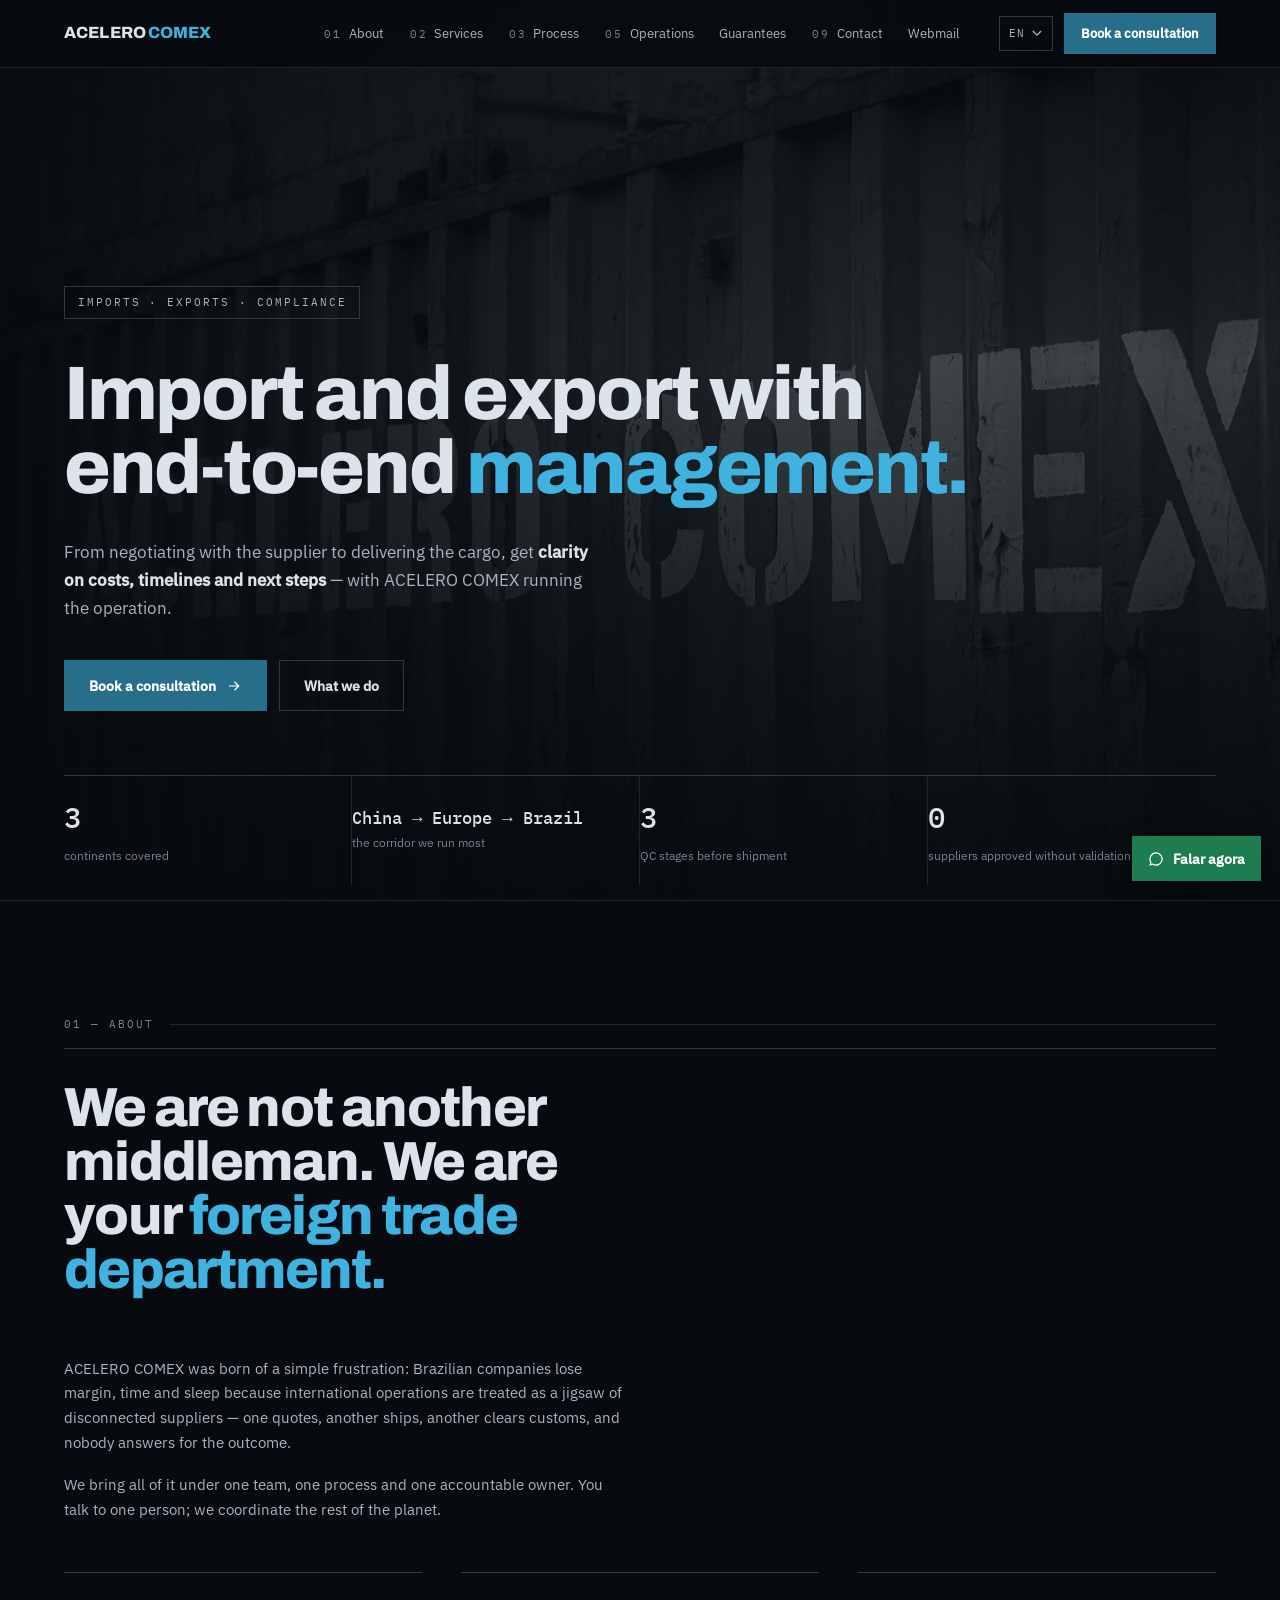
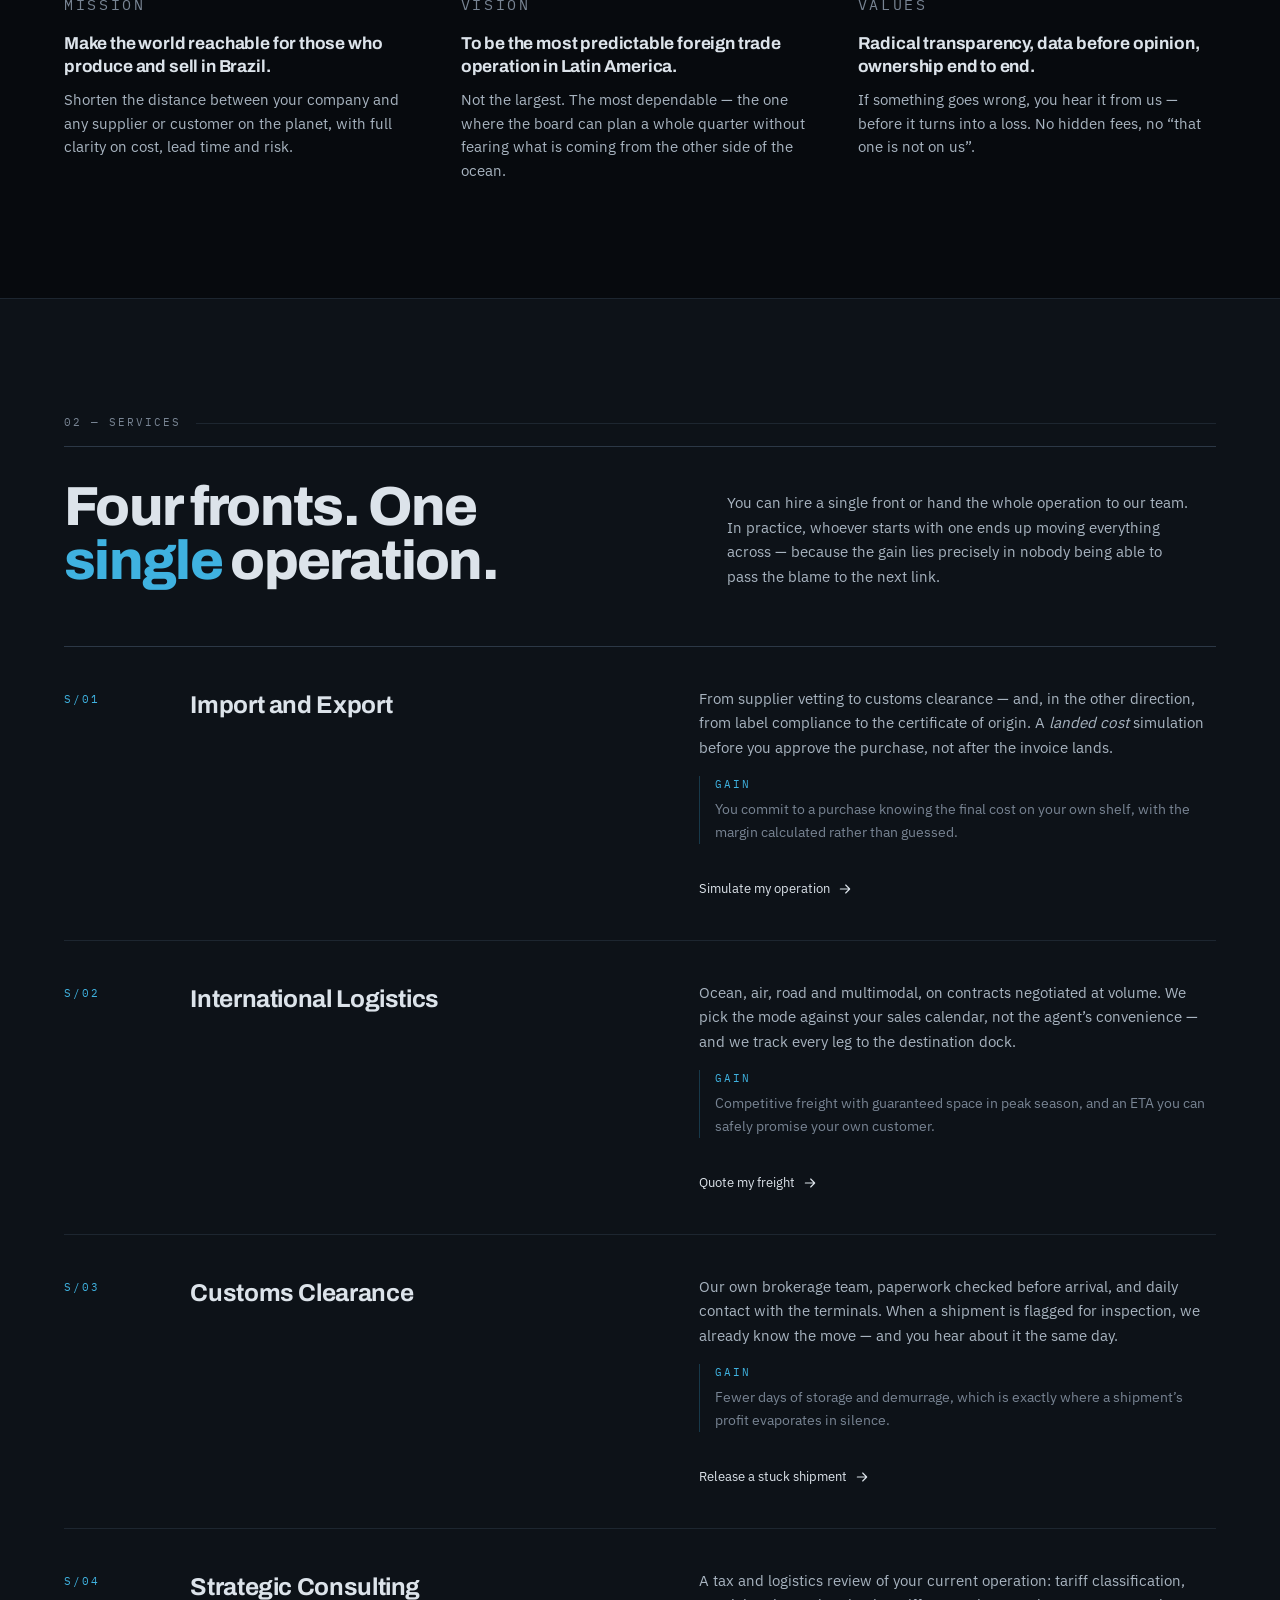
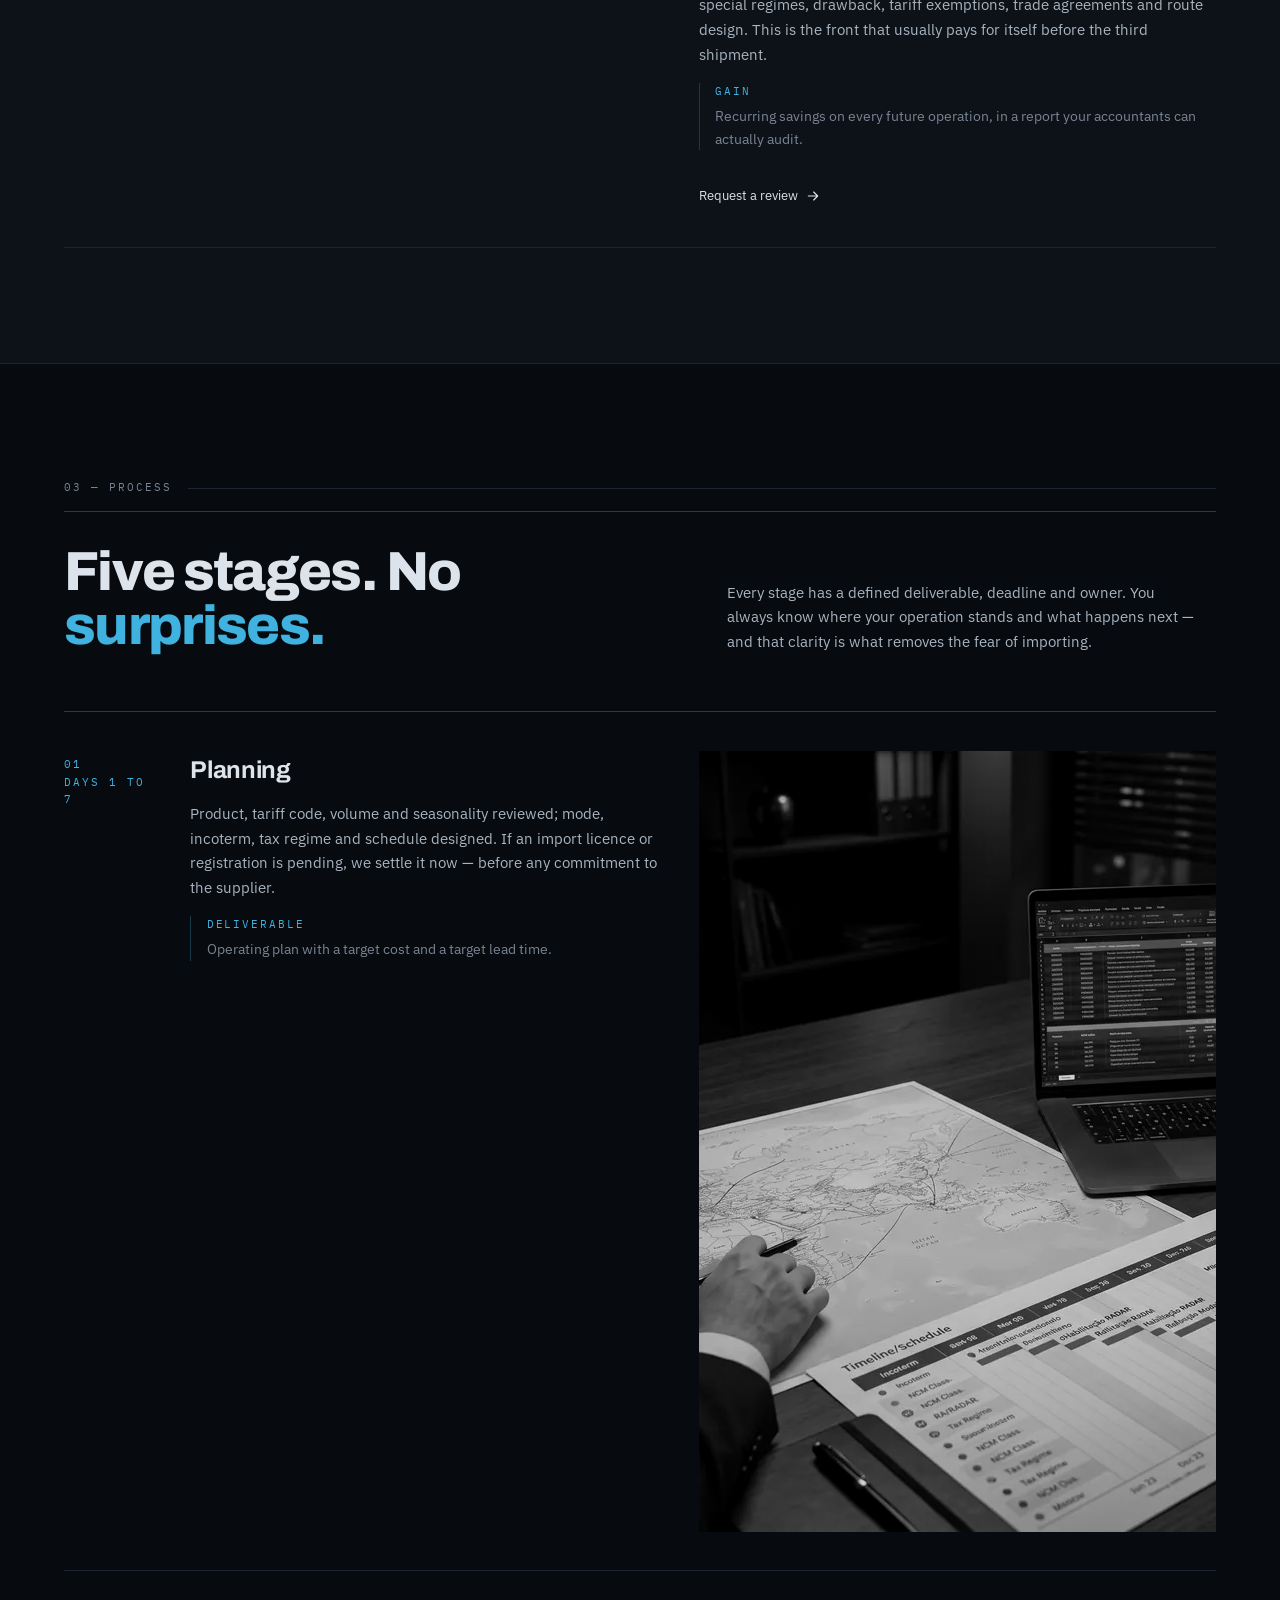
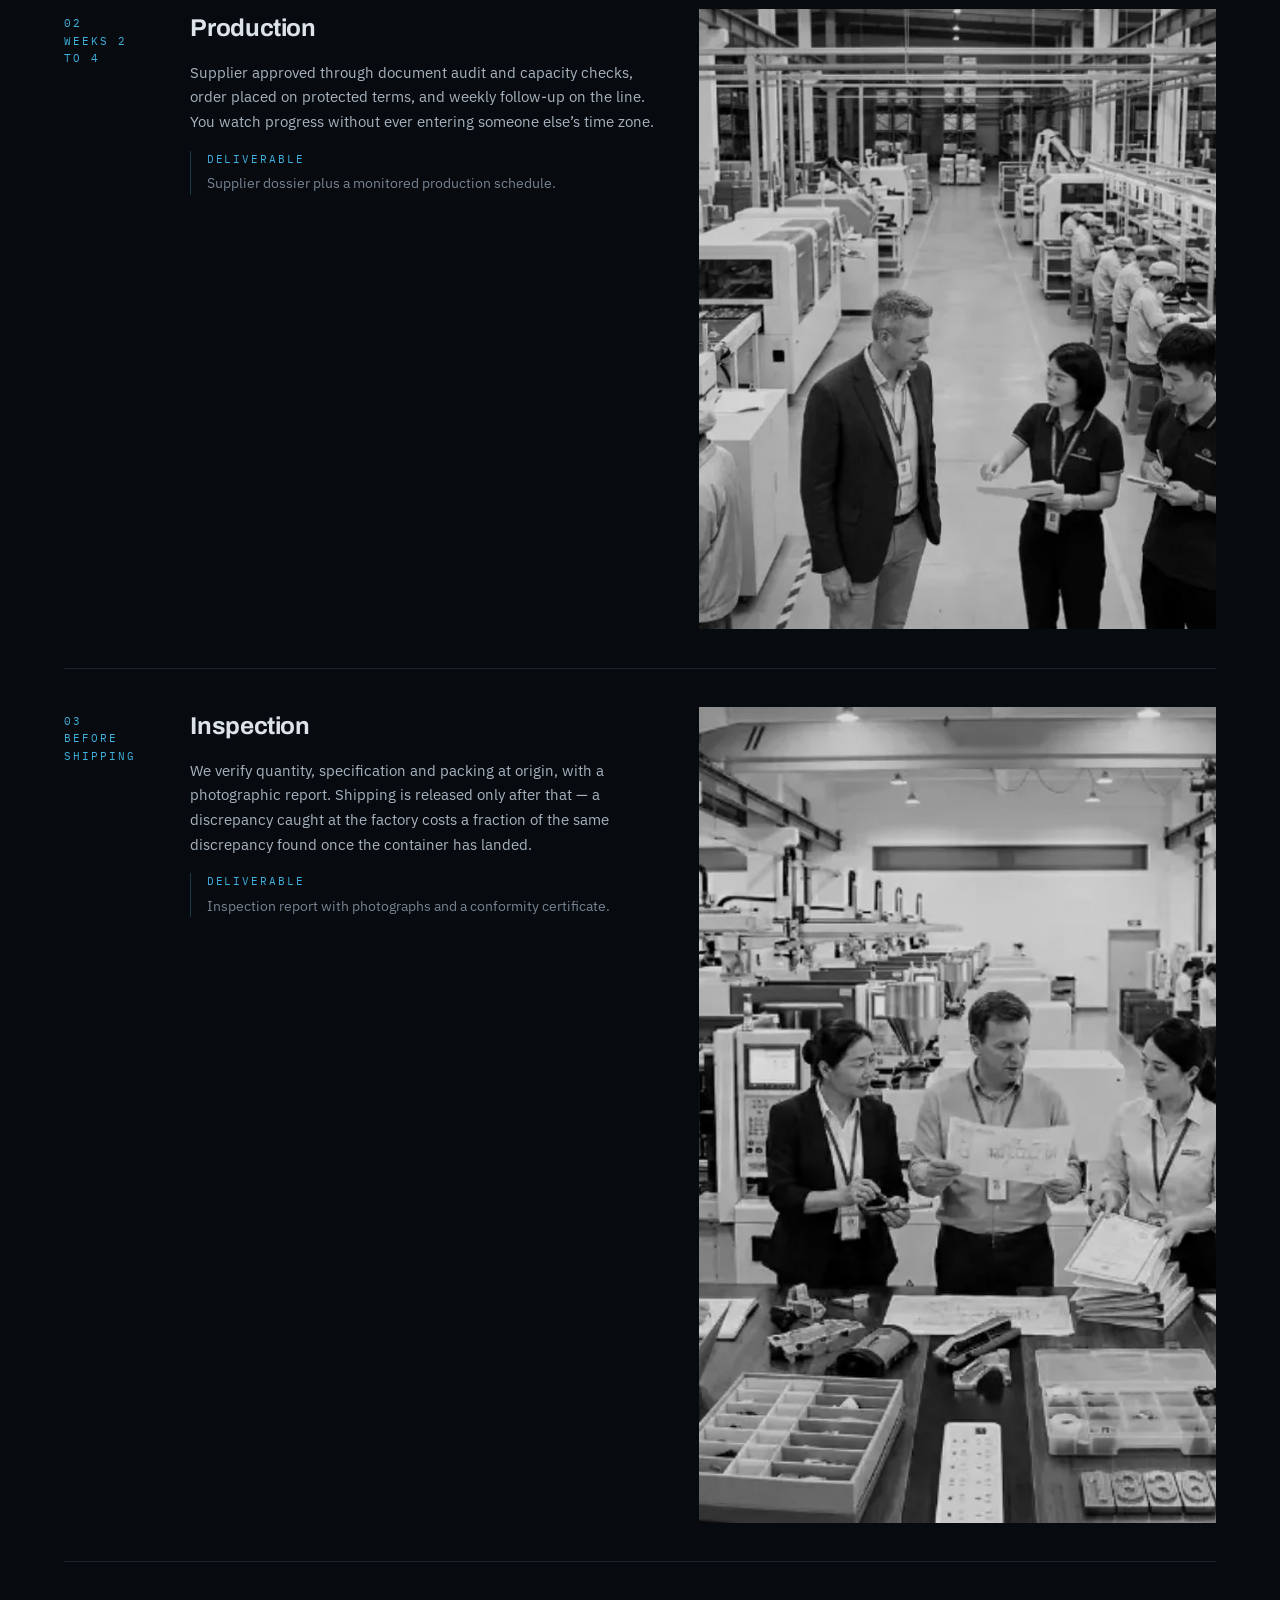
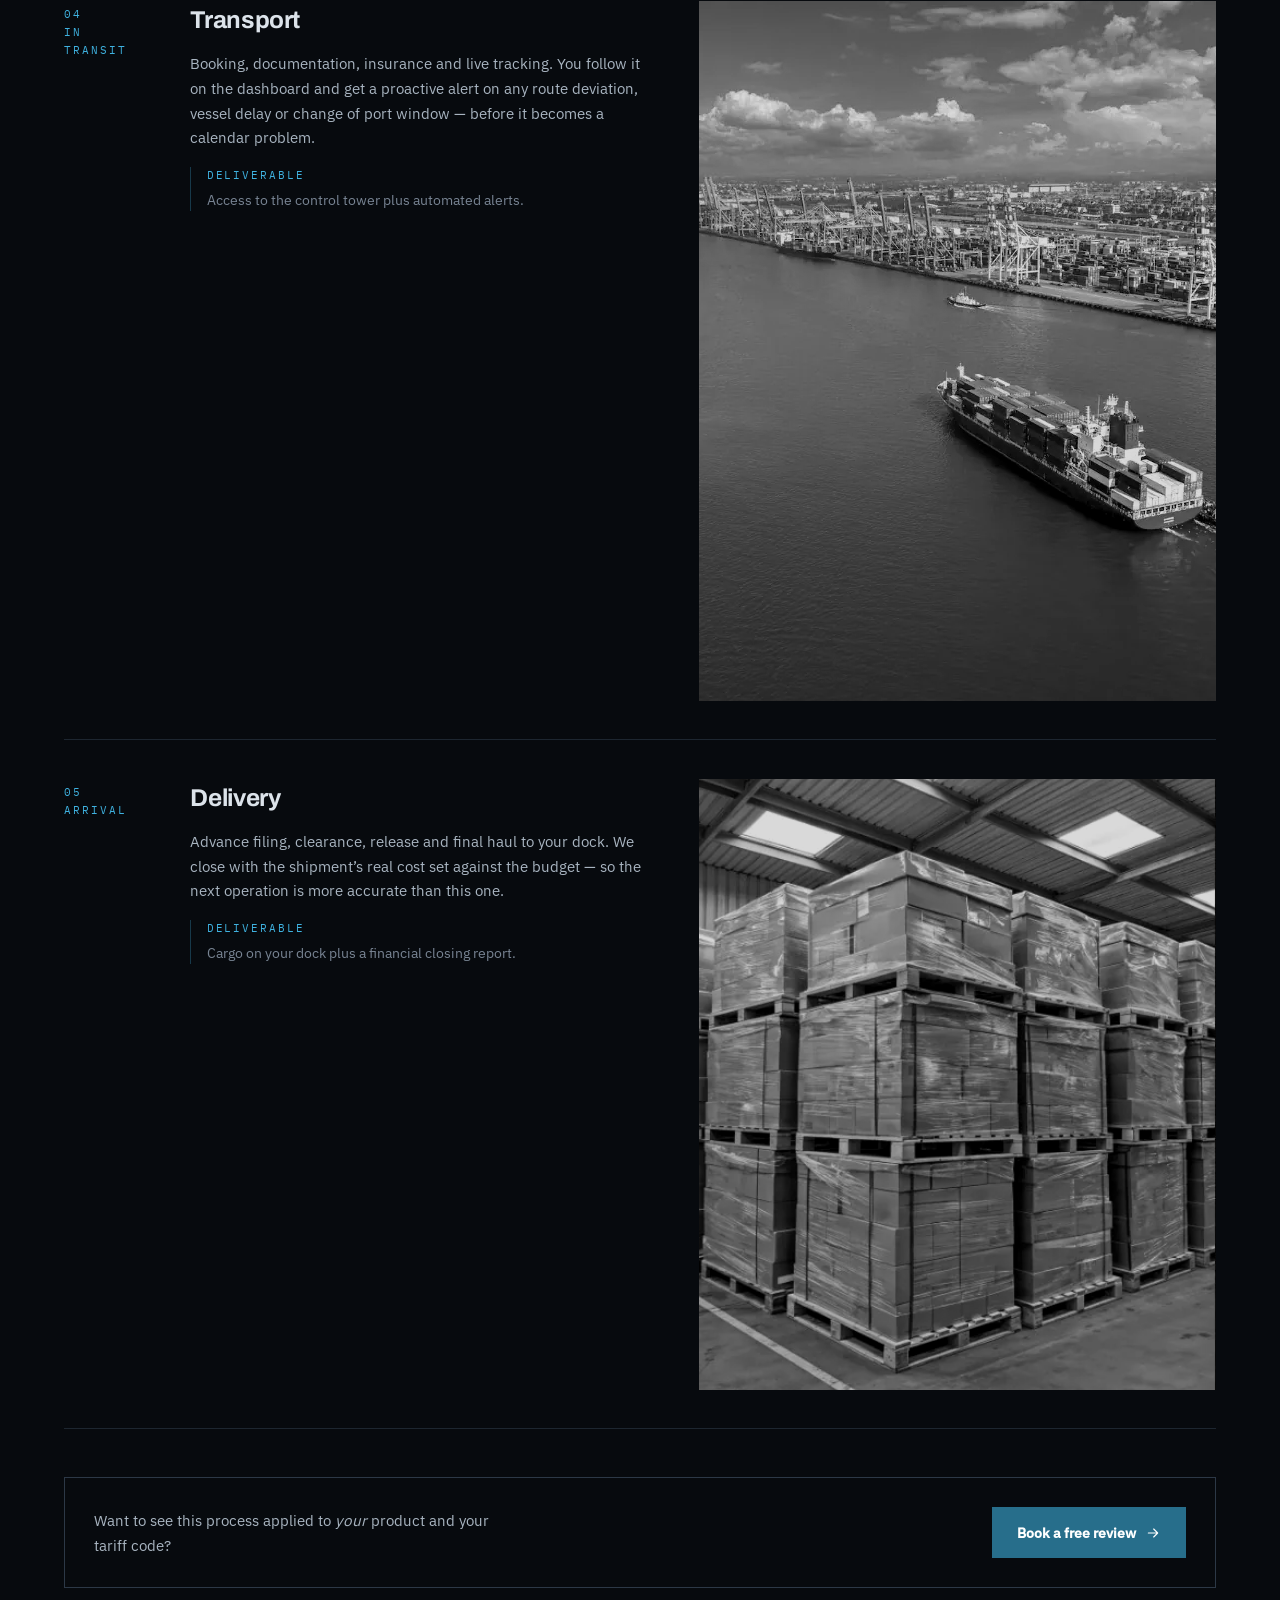
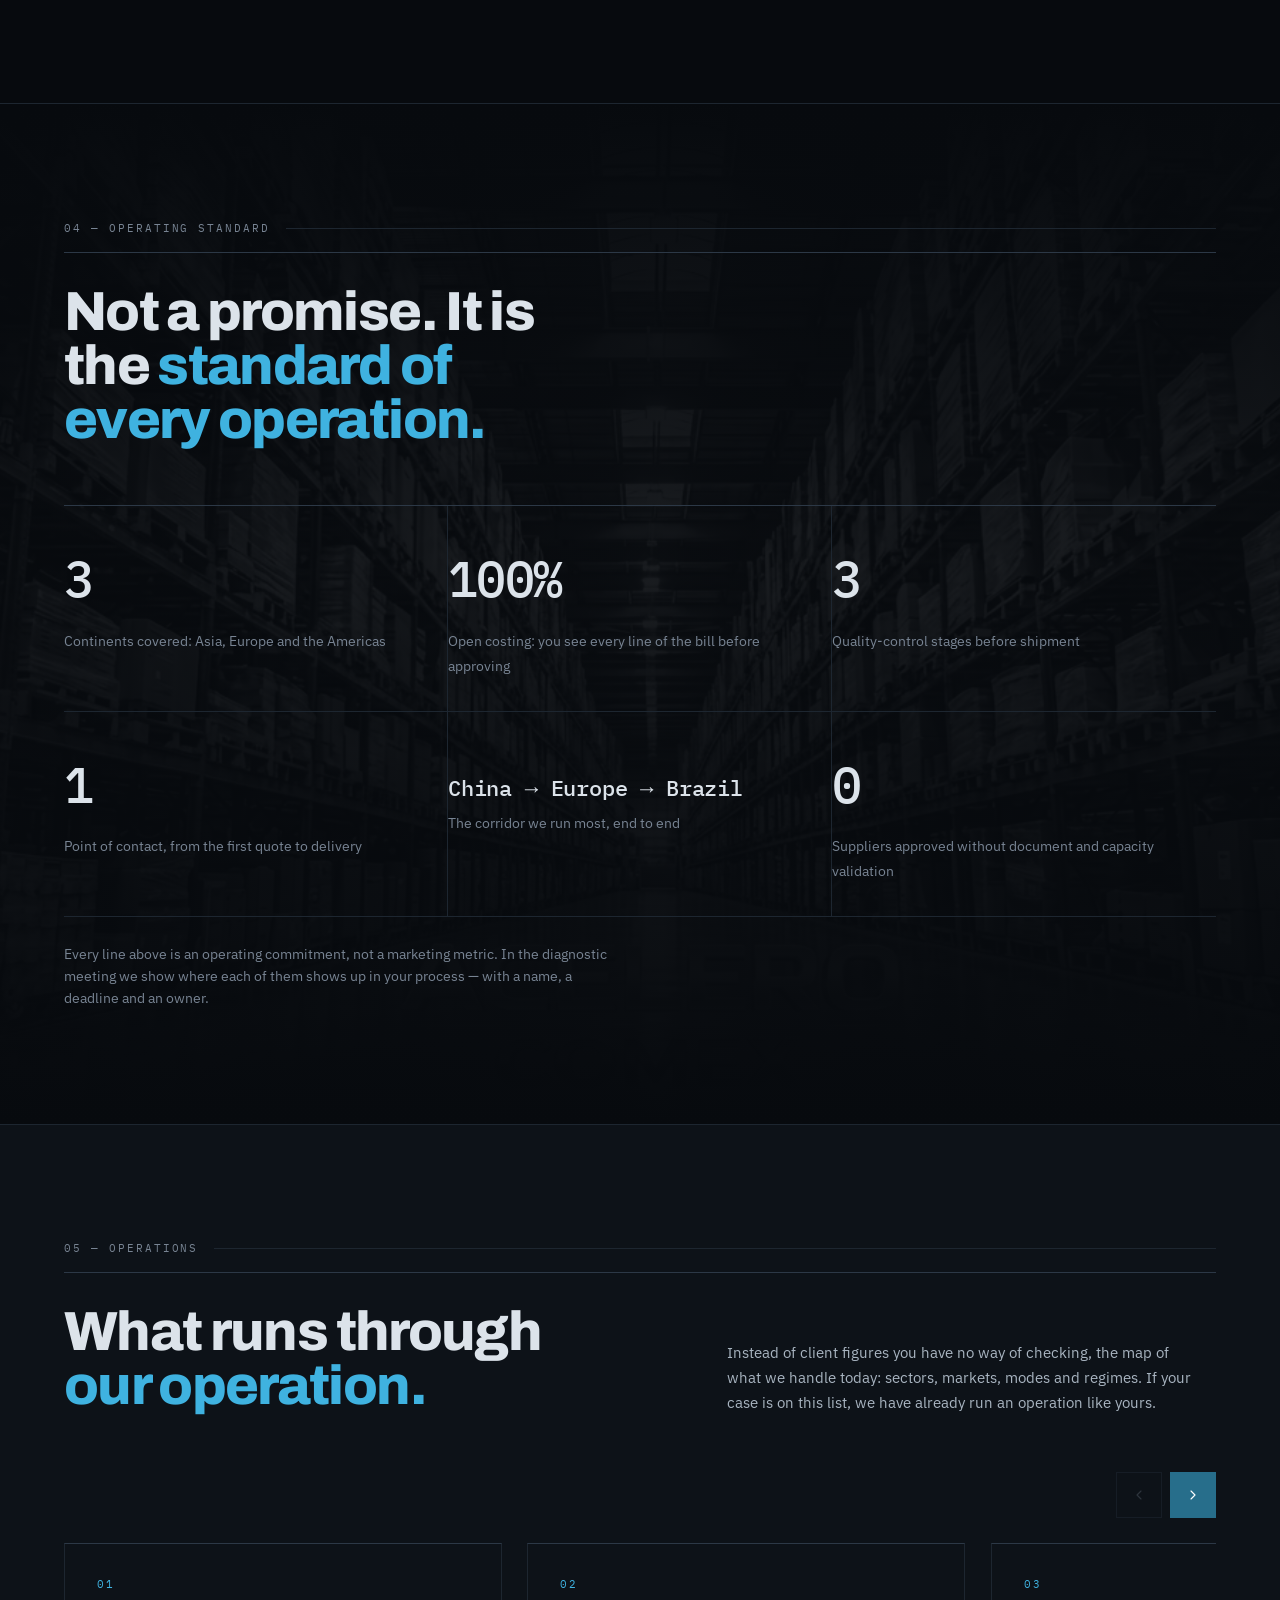
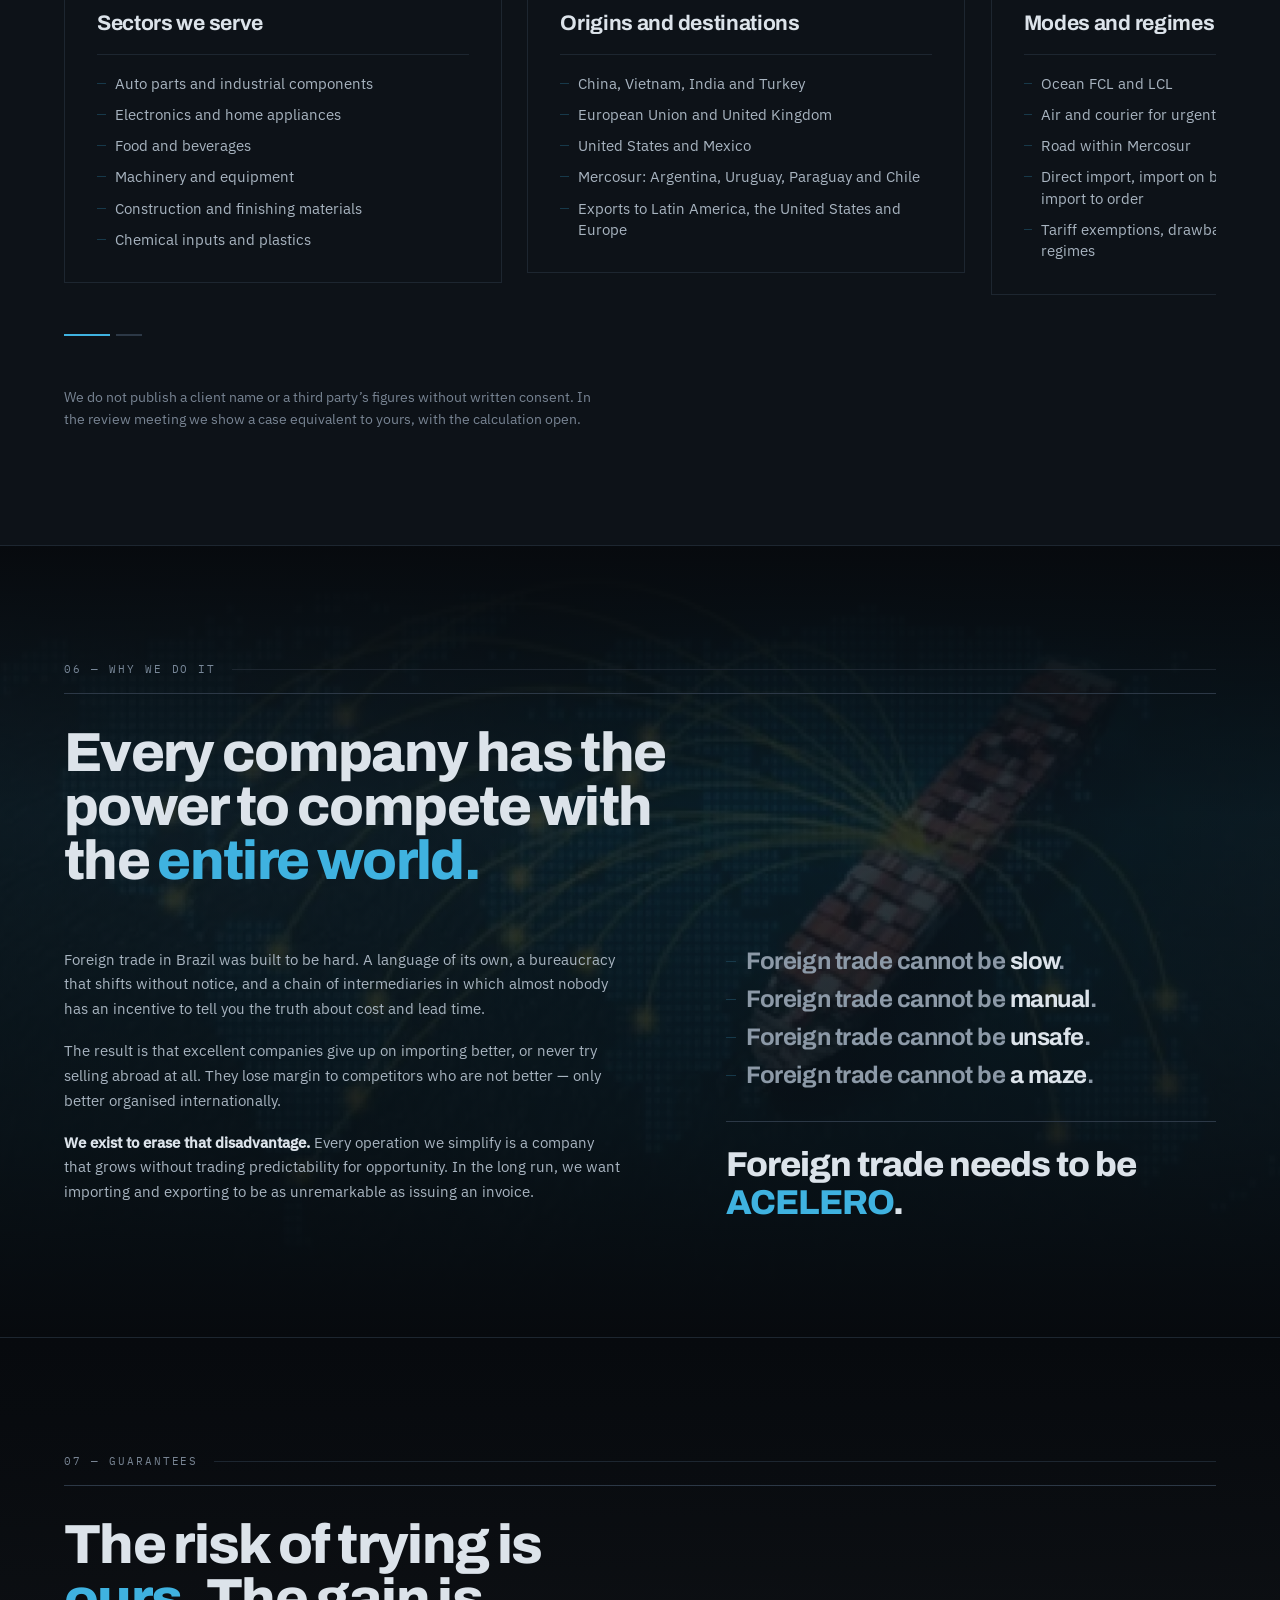
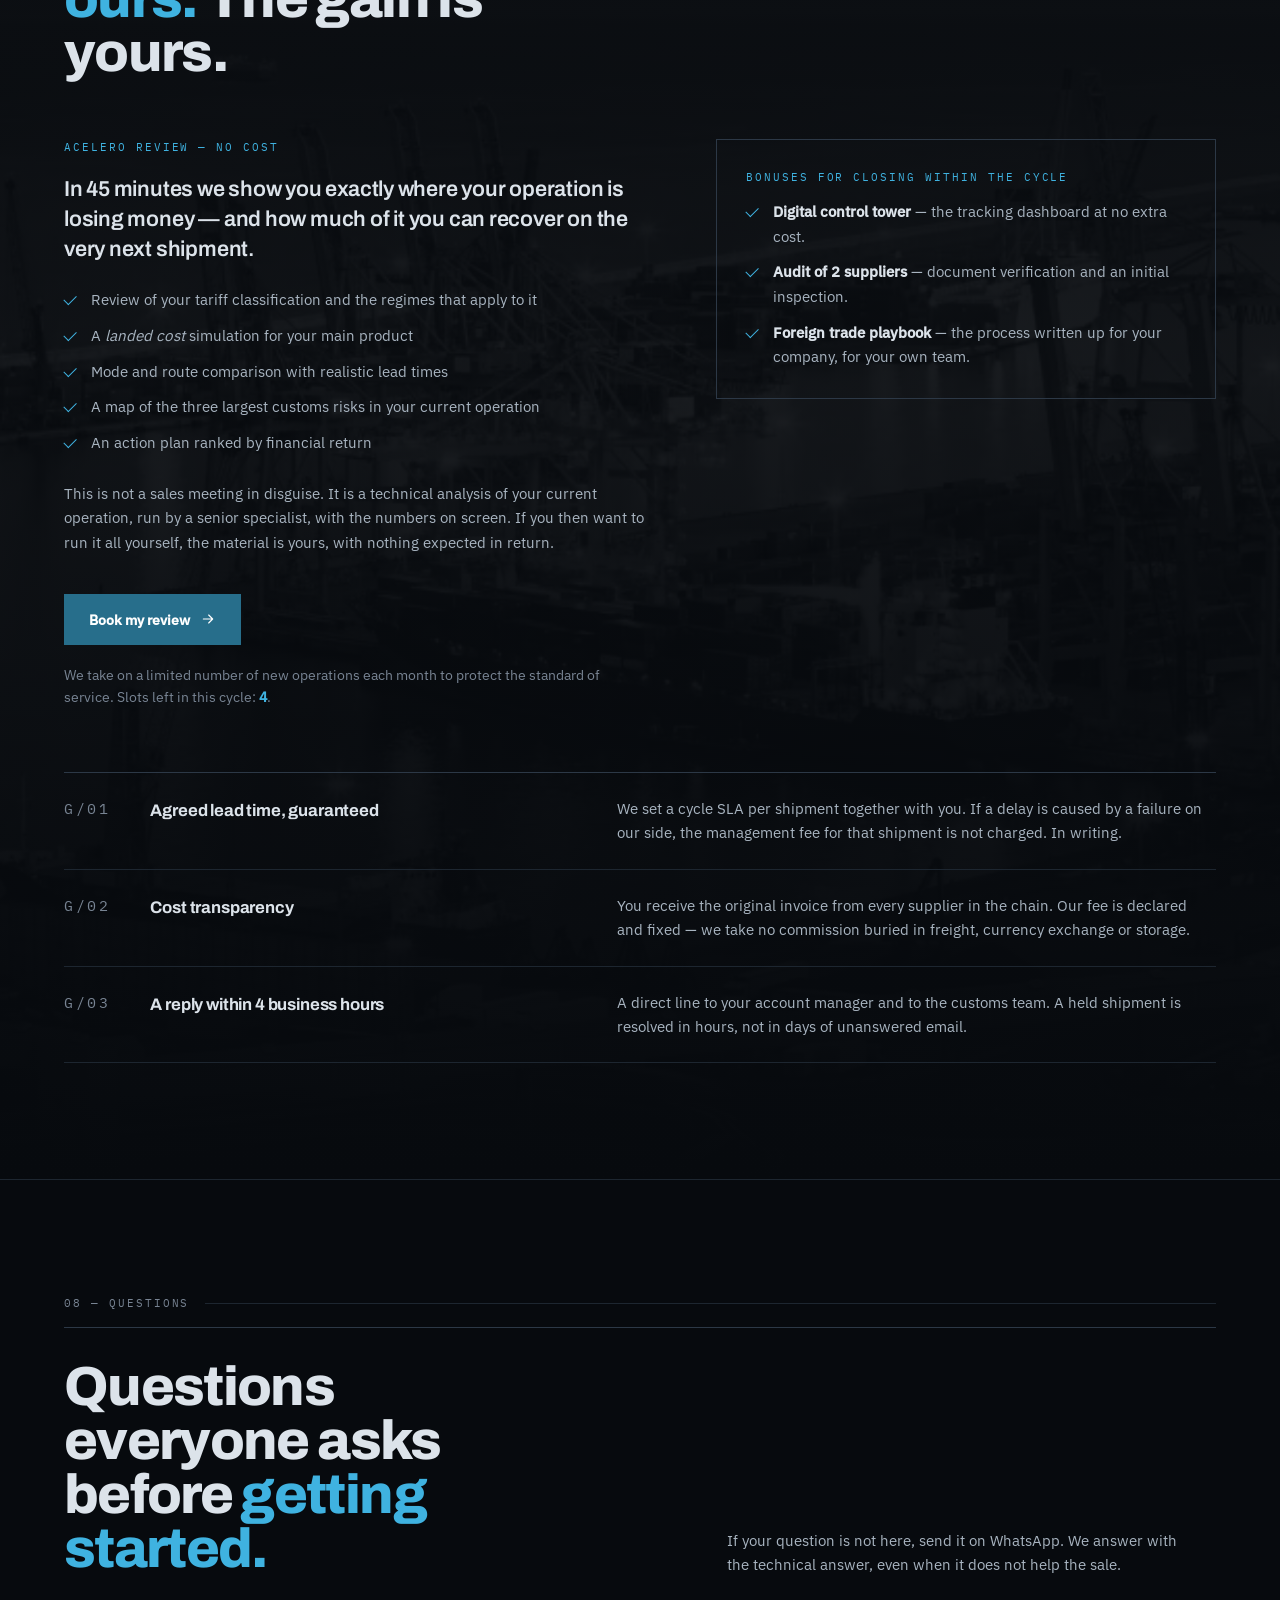
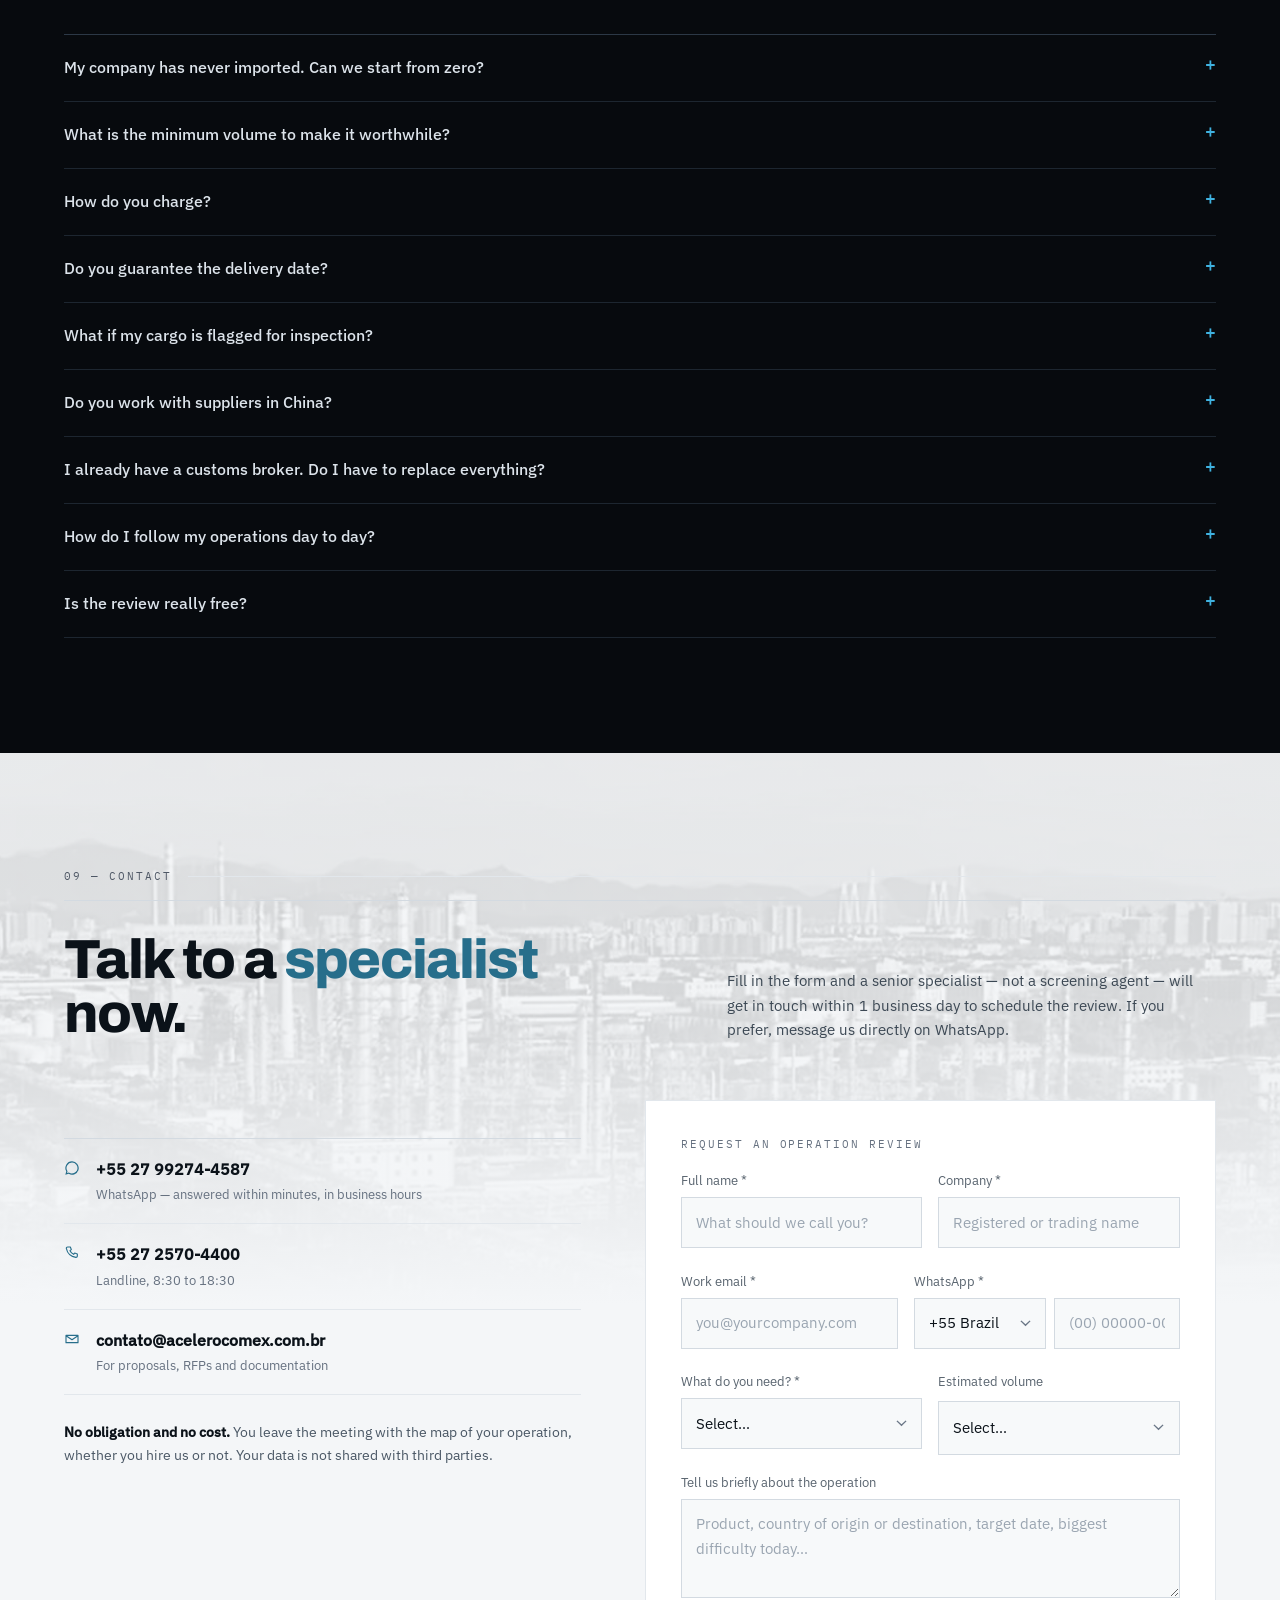
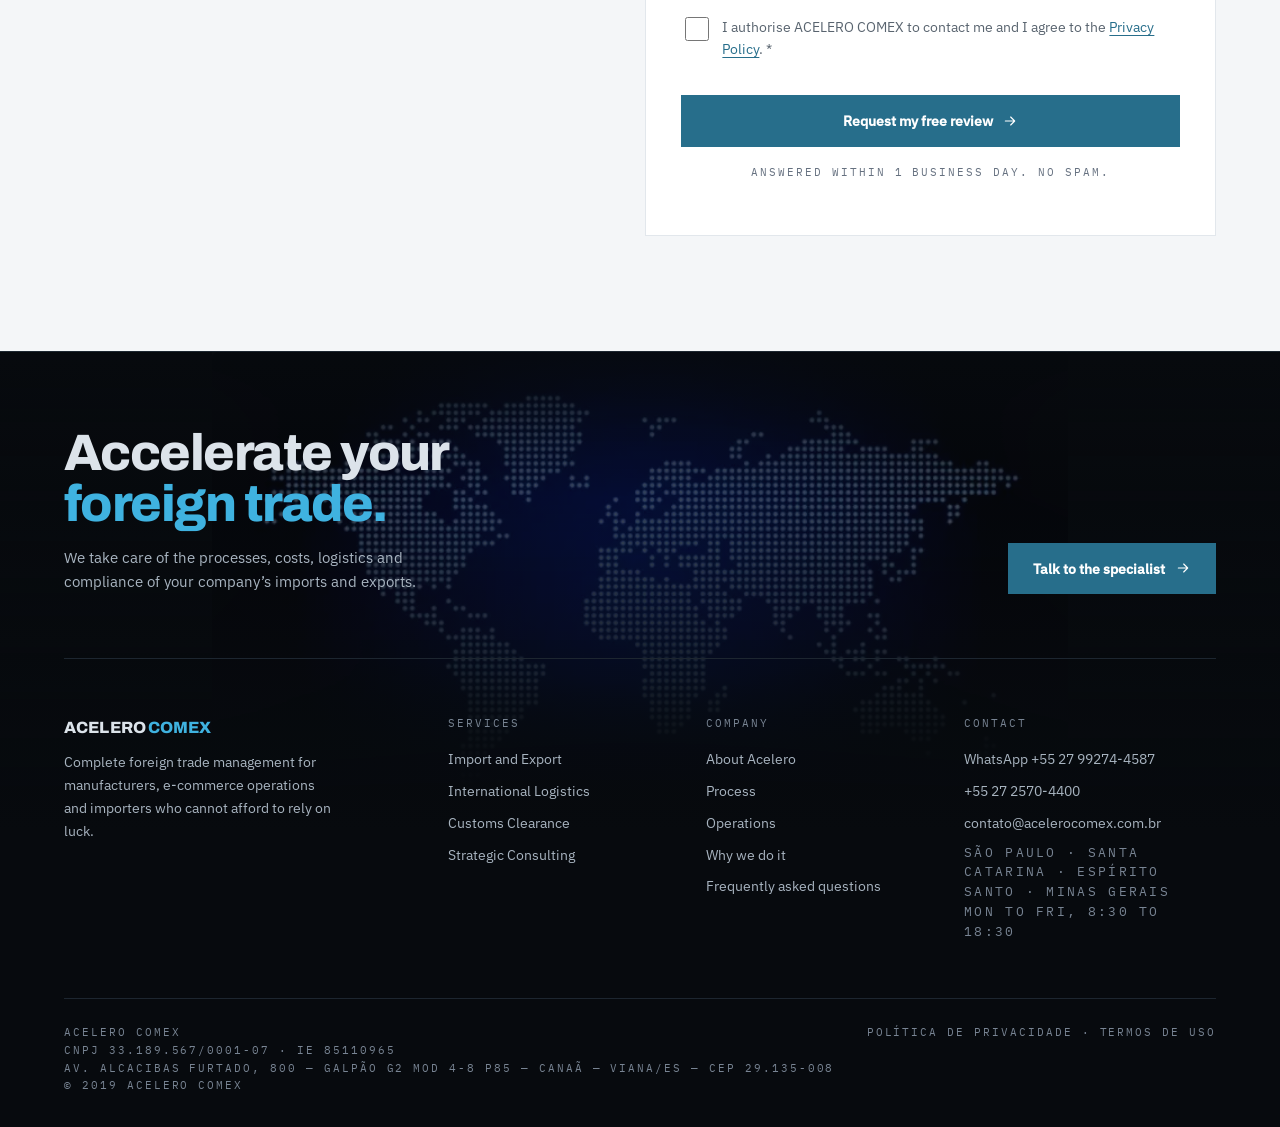
<file: index.html>
<!DOCTYPE html>
<html lang="pt-BR">
<head>
  <meta charset="UTF-8" />
  <meta name="viewport" content="width=device-width, initial-scale=1.0" />
  <meta name="theme-color" content="#070A0E" />

  <title>ACELERO COMEX — Gestão completa de comércio exterior</title>
  <meta name="description" content="Importação e exportação de ponta a ponta: fornecedor, frete, aduana, tributos e entrega, com custo fechado antes de você aprovar a compra." />
  <link rel="canonical" href="https://www.acelerocomex.com.br/" />

  <meta property="og:type" content="website" />
  <meta property="og:locale" content="pt_BR" />
  <meta property="og:site_name" content="ACELERO COMEX" />
  <meta property="og:title" content="ACELERO COMEX — Gestão completa de comércio exterior" />
  <meta property="og:description" content="Do pedido ao fornecedor até a carga na sua doca, com custo fechado antes da compra." />
  <meta property="og:url" content="https://www.acelerocomex.com.br/" />
  <meta property="og:image" content="https://www.acelerocomex.com.br/assets/img/conteiner-acelero-1200w.jpg" />
  <meta name="twitter:card" content="summary_large_image" />

  <link rel="icon" href="data:image/svg+xml,%3Csvg xmlns='http://www.w3.org/2000/svg' viewBox='0 0 32 32'%3E%3Crect width='32' height='32' rx='4' fill='%23070A0E'/%3E%3Cpath d='M6 22L16 7l10 15' fill='none' stroke='%233FB2E0' stroke-width='2.4' stroke-linejoin='round'/%3E%3Cpath d='M11 22h10' stroke='%23DCE3EA' stroke-width='2.4' stroke-linecap='round'/%3E%3C/svg%3E" />

  <!-- Um arquivo só, montado a partir de components/styles/ por
       tools/montar.py: cada <link> extra é uma requisição que bloqueia a
       pintura da página. -->
  <!-- As duas fontes que aparecem acima da dobra vêm antes do CSS. Sem isso o
       navegador só descobre que precisa delas depois de ler o styles.css, e a
       troca da fonte de sistema pela definitiva empurrava o texto: a auditoria
       mediu 0,072 de CLS num único salto, aos 196ms, quando a fonte chegava. -->
  <link rel="preload" href="assets/fonts/Archivo-latin-b92029.woff2" as="font" type="font/woff2" crossorigin />
  <link rel="preload" href="assets/fonts/IBMPlexSans-latin-a68a20.woff2" as="font" type="font/woff2" crossorigin />
  <link rel="stylesheet" href="styles.css" />

  <script type="application/ld+json">
  {
    "@context": "https://schema.org",
    "@type": "ProfessionalService",
    "name": "ACELERO COMEX",
    "legalName": "ACELERO PRIME GLOBAL COMMERCE LTDA",
    "taxID": "33.189.567/0001-07",
    "description": "Gestão de comércio exterior: importação, exportação, logística internacional, desembaraço aduaneiro e consultoria estratégica.",
    "areaServed": "BR",
    "url": "https://www.acelerocomex.com.br/",
    "telephone": "+552725704400",
    "email": "contato@acelerocomex.com.br",
    "address": {
      "@type": "PostalAddress",
      "streetAddress": "Avenida Alcacibas Furtado, 800, Galpão G2, Módulos 4-8, P85",
      "addressLocality": "Viana",
      "addressRegion": "ES",
      "postalCode": "29135-008",
      "addressCountry": "BR"
    }
  }
  </script>
</head>

<body>

<a class="pular" href="#conteudo">Pular para o conteúdo</a>

<header class="topo">
  <div class="topo__in">
    <a class="marca" href="#capa" aria-label="ACELERO COMEX"><b>ACELERO</b><span>COMEX</span></a>

    <nav class="nav" id="nav" aria-label="Seções">
      <a href="#sobre" data-i18n="nav.sobre"><span class="mono">01</span>Sobre</a>
      <a href="#servicos" data-i18n="nav.servicos"><span class="mono">02</span>Serviços</a>
      <a href="#processo" data-i18n="nav.processo"><span class="mono">03</span>Processo</a>
      <a href="#cases" data-i18n="nav.cases"><span class="mono">05</span>Operação</a>
      <a href="#garantia" data-i18n="menu.7">Garantias</a>
      <a href="#contato" data-i18n="nav.contato"><span class="mono">09</span>Contato</a>
      <a href="webmail.html">Webmail</a>
    </nav>

    <div class="topo__dir">
      <div class="idioma" id="idioma">
        <button class="idioma__b" id="idiomaB" aria-expanded="false" aria-haspopup="listbox" aria-label="Idioma / Language">
          <span id="idiomaAtual">PT</span>
          <svg viewBox="0 0 12 8" width="10" height="7" aria-hidden="true"><path d="M1 1l5 5 5-5" fill="none" stroke="currentColor" stroke-width="1.6"/></svg>
        </button>
        <div class="idioma__l" id="idiomaL" role="listbox" hidden>
          <button type="button" data-idioma="pt" role="option" aria-selected="true"><i>PT</i>Português</button>
          <button type="button" data-idioma="en" role="option" aria-selected="false"><i>EN</i>English</button>
          <button type="button" data-idioma="es" role="option" aria-selected="false"><i>ES</i>Español</button>
        </div>
      </div>
      <a class="bt bt--cheio bt--peq" href="#contato" data-i18n="nav.cta">Agendar consultoria</a>
      <button class="hamb" id="hamb" aria-label="Menu" aria-expanded="false"><span></span><span></span></button>
    </div>
  </div>
</header>

<main id="conteudo">
<section class="capa" id="capa">
  <div class="capa__foto">
    <picture>
      <source srcset="assets/img/conteiner-acelero.webp 2000w, assets/img/conteiner-acelero-1200w.webp 1200w" sizes="100vw" type="image/webp" />
      <img width="2000" height="1143" src="assets/img/conteiner-acelero.jpg" srcset="assets/img/conteiner-acelero.jpg 2000w, assets/img/conteiner-acelero-1200w.jpg 1200w" sizes="100vw" alt="Contêiner marítimo com a marca ACELERO COMEX no pátio do terminal" fetchpriority="high" />
    </picture>
  </div>
  <div class="capa__in wrap">
    <p class="mono capa__tag" data-i18n="hero.tag.1">Importação · Exportação · Compliance</p>
    <h1><span data-i18n="hero.h.l1">Importação e exportação</span> <span data-i18n="hero.h.l2">com gestão de</span> <span data-i18n="hero.h.l3"><em>ponta&nbsp;a&nbsp;ponta.</em></span></h1>
    <p class="capa__sub" data-i18n="hero.sub.1">Da negociação com o fornecedor à entrega da carga, tenha <strong>clareza de custos, prazos e próximos passos</strong> — com a ACELERO COMEX coordenando a operação.</p>
    <div class="capa__bts">
      <a class="bt bt--cheio" href="#contato"><span data-i18n="hero.cta1.1">Agendar consultoria</span><svg viewBox="0 0 24 24" width="16" height="16" aria-hidden="true"><path d="M5 12h13M13 6l6 6-6 6" fill="none" stroke="currentColor" stroke-width="1.7" stroke-linecap="round" stroke-linejoin="round"/></svg></a>
      <a class="bt bt--linha" href="#servicos" data-i18n="hero.cta2.1">O que fazemos</a>
    </div>
    <ul class="manif">
      <li><b>3</b><span data-i18n="hero.kpi.1">continentes atendidos</span></li>
      <li><b class="rota" data-i18n="hero.kpi.v2">China → Europa → Brasil</b><span data-i18n="hero.kpi.2">corredor que mais operamos</span></li>
      <li><b>3</b><span data-i18n="hero.kpi.3">etapas de QC antes do embarque</span></li>
      <li><b>0</b><span data-i18n="hero.kpi.4">fornecedor aprovado sem validação</span></li>
    </ul>
  </div>
</section>

<section class="bloco" id="sobre">
  <div class="wrap">
    <div class="cab">
      <p class="mono cab__n" data-ap data-i18n="hdnum.1">01 — Sobre</p>
      <div class="cab__g">
        <h2 data-ap="esq"><span data-i18n="sobre.h.l1">Não somos mais um</span> <span data-i18n="sobre.h.l2">intermediário. Somos o</span> <span data-i18n="sobre.h.l3">seu <em>departamento</em></span> <span data-i18n="sobre.h.l4"><em>de comex.</em></span></h2>
        
      </div>
    </div>
    <div class="corpo" data-ap data-i18n="sobre.txt.1"><p> A ACELERO COMEX nasceu de uma inconformidade simples: empresas brasileiras perdem margem, tempo e noites de sono porque a operação internacional é tratada como um quebra-cabeça de fornecedores desconectados — um faz a cotação, outro o frete, outro a aduana, e ninguém responde pelo resultado. </p> <p> Nós reunimos tudo sob um único time, um único processo e um único responsável. Você fala com uma pessoa; nós coordenamos o resto do planeta. </p></div>
    <div class="tres" data-ap-fila>
        <div><p class="mono" data-i18n="tri.lbl.1">Missão</p><h3 data-i18n="tri.h.1">Tornar o mundo acessível para quem produz e vende no Brasil.</h3><p data-i18n="tri.p.1">Reduzir a distância entre a sua empresa e qualquer fornecedor ou cliente do planeta, com clareza total de custo, prazo e risco.</p></div>
        <div><p class="mono" data-i18n="tri.lbl.2">Visão</p><h3 data-i18n="tri.h.2">Ser a operação de comex mais previsível da América Latina.</h3><p data-i18n="tri.p.2">Não a maior. A mais confiável — aquela em que a diretoria planeja o trimestre inteiro sem medo do que vem do outro lado do oceano.</p></div>
        <div><p class="mono" data-i18n="tri.lbl.3">Valores</p><h3 data-i18n="tri.h.3">Transparência radical, dado antes de opinião, dono de ponta a ponta.</h3><p data-i18n="tri.p.3">Se der problema, você fica sabendo por nós — antes de virar prejuízo. Sem taxa escondida, sem “isso não é com a gente”.</p></div>
    </div>
  </div>
</section>

<section class="bloco bloco--alt" id="servicos">
  <div class="wrap">
    <div class="cab">
      <p class="mono cab__n" data-ap data-i18n="hdnum.2">02 — Serviços</p>
      <div class="cab__g">
        <h2 data-ap="esq"><span data-i18n="serv.h.l1">Quatro frentes.</span> <span data-i18n="serv.h.l2">Uma <em>única</em> operação.</span></h2>
        <div class="cab__lead" data-ap="dir" data-i18n="lead.1">Você pode contratar uma frente isolada ou entregar toda a operação ao nosso time. Na prática, quem começa por uma acaba migrando tudo — porque o ganho está justamente em ninguém poder empurrar a responsabilidade para o vizinho.</div>
      </div>
    </div>
    <div class="linhas">
      <article class="linha" data-ap>
        <p class="mono linha__n" data-i18n="card.n.1">S/01</p>
        <div>
          <h3 class="linha__t" data-i18n="card.h.1">Importação e Exportação</h3>
        </div>
        <div>
          <p class="linha__x" data-i18n="card.p.1">Da homologação do fornecedor à nacionalização — e, na outra direção, da adequação de rótulo ao certificado de origem. Simulação de <em>landed cost</em> antes de você aprovar a compra, não depois da fatura chegar.</p>
          <p class="linha__g" data-i18n="card.b.1"><span class="mono">Ganho</span> Você decide comprar sabendo o custo final na sua prateleira, com margem calculada.</p>
          <a class="linha__a" href="#contato"><span data-i18n="card.cta.1">Simular minha operação</span><svg viewBox="0 0 24 24" width="16" height="16" aria-hidden="true"><path d="M5 12h13M13 6l6 6-6 6" fill="none" stroke="currentColor" stroke-width="1.7" stroke-linecap="round" stroke-linejoin="round"/></svg></a>
        </div>
      </article>
      <article class="linha" data-ap>
        <p class="mono linha__n" data-i18n="card.n.2">S/02</p>
        <div>
          <h3 class="linha__t" data-i18n="card.h.2">Logística Internacional</h3>
        </div>
        <div>
          <p class="linha__x" data-i18n="card.p.2">Marítimo, aéreo, rodoviário e multimodal com contratos negociados em volume. Escolhemos o modal pelo seu calendário de vendas, não pela conveniência do agente — e monitoramos cada etapa até a doca de destino.</p>
          <p class="linha__g" data-i18n="card.b.2"><span class="mono">Ganho</span> Frete competitivo com espaço garantido em alta temporada e ETA que você pode prometer ao seu cliente.</p>
          <a class="linha__a" href="#contato"><span data-i18n="card.cta.2">Cotar meu frete</span><svg viewBox="0 0 24 24" width="16" height="16" aria-hidden="true"><path d="M5 12h13M13 6l6 6-6 6" fill="none" stroke="currentColor" stroke-width="1.7" stroke-linecap="round" stroke-linejoin="round"/></svg></a>
        </div>
      </article>
      <article class="linha" data-ap>
        <p class="mono linha__n" data-i18n="card.n.3">S/03</p>
        <div>
          <h3 class="linha__t" data-i18n="card.h.3">Desembaraço Aduaneiro</h3>
        </div>
        <div>
          <p class="linha__x" data-i18n="card.p.3">Equipe própria de despacho, documentação conferida antes da chegada e relacionamento diário com os terminais. Quando algo cai em canal amarelo ou vermelho, já sabemos o que fazer — e você é avisado no mesmo dia.</p>
          <p class="linha__g" data-i18n="card.b.3"><span class="mono">Ganho</span> Menos dias de armazenagem e demurrage, que é onde o lucro do embarque evapora em silêncio.</p>
          <a class="linha__a" href="#contato"><span data-i18n="card.cta.3">Destravar uma carga</span><svg viewBox="0 0 24 24" width="16" height="16" aria-hidden="true"><path d="M5 12h13M13 6l6 6-6 6" fill="none" stroke="currentColor" stroke-width="1.7" stroke-linecap="round" stroke-linejoin="round"/></svg></a>
        </div>
      </article>
      <article class="linha" data-ap>
        <p class="mono linha__n" data-i18n="card.n.4">S/04</p>
        <div>
          <h3 class="linha__t" data-i18n="card.h.4">Consultoria Estratégica</h3>
        </div>
        <div>
          <p class="linha__x" data-i18n="card.p.4">Diagnóstico tributário e logístico da operação atual: revisão de NCM, regimes especiais, drawback, ex-tarifário, acordos comerciais e desenho de rota. É a frente que costuma se pagar antes do terceiro embarque.</p>
          <p class="linha__g" data-i18n="card.b.4"><span class="mono">Ganho</span> Economia recorrente em cada operação futura, com relatório que a sua contabilidade consegue auditar.</p>
          <a class="linha__a" href="#contato"><span data-i18n="card.cta.4">Pedir um diagnóstico</span><svg viewBox="0 0 24 24" width="16" height="16" aria-hidden="true"><path d="M5 12h13M13 6l6 6-6 6" fill="none" stroke="currentColor" stroke-width="1.7" stroke-linecap="round" stroke-linejoin="round"/></svg></a>
        </div>
      </article>
    </div>
  </div>
</section>

<section class="bloco" id="processo">
  <div class="wrap">
    <div class="cab">
      <p class="mono cab__n" data-ap data-i18n="hdnum.3">03 — Processo</p>
      <div class="cab__g">
        <h2 data-ap="esq"><span data-i18n="proc.h.l1">Cinco etapas.</span> <span data-i18n="proc.h.l2">Nenhuma <em>surpresa.</em></span></h2>
        <div class="cab__lead" data-ap="dir" data-i18n="lead.2">Cada etapa tem entregável, prazo e responsável definidos. Você sempre sabe em que ponto está a sua operação e o que acontece a seguir — é essa clareza que elimina o medo de importar.</div>
      </div>
    </div>
    <div class="linhas">
      <article class="linha" data-ap>
        <p class="mono linha__n">01<br /><span data-i18n="step.t.1">Dias 1 a 7</span></p>
        <div>
          <h3 class="linha__t" data-i18n="step.h.1">Planejamento</h3>
          <p class="linha__x" data-i18n="step.p.1">Diagnóstico de produto, NCM, volume e sazonalidade; desenho de modal, incoterm, regime tributário e cronograma. Se houver habilitação de RADAR ou licença pendente, resolvemos agora — antes de qualquer compromisso com o fornecedor.</p>
          <p class="linha__g" data-i18n="step.o.1"><span class="mono">Entregável</span> Plano operacional com custo-alvo e prazo-alvo.</p>
        </div>
        <figure class="linha__m" data-opcional>
          <picture><source srcset="assets/img/planejamento.webp" type="image/webp" /><img width="1400" height="781" src="assets/img/planejamento.jpg" alt="Mesa de planejamento com mapa de rotas, cronograma do embarque e painel de indicadores" loading="lazy" /></picture>
        </figure>
      </article>
      <article class="linha" data-ap>
        <p class="mono linha__n">02<br /><span data-i18n="step.t.2">Semanas 2 a 4</span></p>
        <div>
          <h3 class="linha__t" data-i18n="step.h.2">Produção</h3>
          <p class="linha__x" data-i18n="step.p.2">Fornecedor homologado por auditoria documental e checagem de capacidade produtiva, pedido firmado com termos protegidos e follow-up semanal da linha. Você acompanha o avanço sem precisar entrar em fuso horário nenhum.</p>
          <p class="linha__g" data-i18n="step.o.2"><span class="mono">Entregável</span> Dossiê do fornecedor + cronograma de produção monitorado.</p>
        </div>
        <figure class="linha__m" data-opcional>
          <picture><source srcset="assets/img/linha-producao.webp" type="image/webp" /><img width="1150" height="620" src="assets/img/linha-producao.jpg" alt="Linha de produção com equipe de engenharia acompanhando a montagem" loading="lazy" /></picture>
        </figure>
      </article>
      <article class="linha" data-ap>
        <p class="mono linha__n">03<br /><span data-i18n="step.t.3">Antes do embarque</span></p>
        <div>
          <h3 class="linha__t" data-i18n="step.h.3">Inspeção</h3>
          <p class="linha__x" data-i18n="step.p.3">Conferimos quantidade, especificação e embalagem na origem, com laudo fotográfico. O embarque só é liberado depois disso — divergência encontrada na fábrica custa uma fração do que custa depois de o contêiner chegar ao Brasil.</p>
          <p class="linha__g" data-i18n="step.o.3"><span class="mono">Entregável</span> Relatório de inspeção com fotos e laudo de conformidade.</p>
        </div>
        <figure class="linha__m" data-opcional>
          <picture><source srcset="assets/img/inspecao-fornecedor.webp" type="image/webp" /><img width="1100" height="816" src="assets/img/inspecao-fornecedor.jpg" alt="Equipe técnica conferindo desenhos e amostras de peças na fábrica" loading="lazy" /></picture>
        </figure>
      </article>
      <article class="linha" data-ap>
        <p class="mono linha__n">04<br /><span data-i18n="step.t.4">Trânsito internacional</span></p>
        <div>
          <h3 class="linha__t" data-i18n="step.h.4">Transporte</h3>
          <p class="linha__x" data-i18n="step.p.4">Booking, documentação, seguro e rastreamento em tempo real. Você acompanha pelo painel e recebe alerta proativo em qualquer desvio de rota, atraso de navio ou mudança de janela portuária — antes que vire problema de agenda.</p>
          <p class="linha__g" data-i18n="step.o.4"><span class="mono">Entregável</span> Acesso à torre de controle + alertas automáticos.</p>
        </div>
        <figure class="linha__m" data-opcional>
          <picture><source srcset="assets/img/transporte.webp" type="image/webp" /><img width="1060" height="700" src="assets/img/transporte.jpg" alt="Contêineres em trânsito no terminal portuário" loading="lazy" /></picture>
        </figure>
      </article>
      <article class="linha" data-ap>
        <p class="mono linha__n">05<br /><span data-i18n="step.t.5">Chegada</span></p>
        <div>
          <h3 class="linha__t" data-i18n="step.h.5">Entrega</h3>
          <p class="linha__x" data-i18n="step.p.5">Registro antecipado, desembaraço, liberação e transporte final até a sua doca. Fechamos com o custo real do embarque comparado ao orçado — para que a próxima operação seja ainda mais precisa que esta.</p>
          <p class="linha__g" data-i18n="step.o.5"><span class="mono">Entregável</span> Carga na sua doca + relatório de fechamento financeiro.</p>
        </div>
        <figure class="linha__m" data-opcional>
          <picture><source srcset="assets/img/entrega.webp" type="image/webp" /><img width="474" height="611" src="assets/img/entrega.jpg" alt="Descarregamento da carga na doca do cliente" loading="lazy" /></picture>
        </figure>
      </article>
    </div>
    <div class="caixa" data-ap style="margin-top:clamp(2rem,4vw,3rem);display:flex;flex-wrap:wrap;gap:1.2rem;align-items:center;justify-content:space-between">
      <p style="margin:0;max-width:44ch" data-i18n="proc.band.1">Quer ver este processo aplicado ao <em>seu</em> produto e à sua NCM?</p>
      <a class="bt bt--cheio" href="#contato"><span data-i18n="proc.bandcta.1">Agendar diagnóstico gratuito</span><svg viewBox="0 0 24 24" width="16" height="16" aria-hidden="true"><path d="M5 12h13M13 6l6 6-6 6" fill="none" stroke="currentColor" stroke-width="1.7" stroke-linecap="round" stroke-linejoin="round"/></svg></a>
    </div>
  </div>
</section>

<section class="bloco bloco--foto" id="resultados">
  <div class="placa" aria-hidden="true">
    <picture><source srcset="assets/img/prateleiras-estoque.webp" type="image/webp" /><img width="1488" height="717" src="assets/img/prateleiras-estoque.jpg" alt="" loading="lazy" /></picture>
  </div>
  <div class="wrap">
    <div class="cab">
      <p class="mono cab__n" data-ap data-i18n="hdnum.4">04 — Padrão de operação</p>
      <div class="cab__g">
        <h2 data-ap="esq"><span data-i18n="res.h.l1">Não é promessa.</span> <span data-i18n="res.h.l2">É o <em>padrão de</em></span> <span data-i18n="res.h.l3"><em>toda operação.</em></span></h2>
        
      </div>
    </div>
    <ul class="grade-num" data-ap-fila>
      <li><b>3</b><span data-i18n="num.1">Continentes atendidos: Ásia, Europa e América</span></li>
      <li><b>100%</b><span data-i18n="num.2">Custo aberto: você vê cada item da conta antes de aprovar</span></li>
      <li><b>3</b><span data-i18n="num.3">Etapas de controle de qualidade antes do embarque</span></li>
      <li><b>1</b><span data-i18n="num.4">Ponto de contato, do primeiro orçamento à entrega</span></li>
      <li><b class="rota" data-i18n="num.v5">China → Europa → Brasil</b><span data-i18n="num.5">Corredor que mais operamos, ponta a ponta</span></li>
      <li><b>0</b><span data-i18n="num.6">Fornecedor aprovado sem validação documental e de capacidade</span></li>
    </ul>

    <p class="nota" data-ap data-i18n="res.nota.1">Cada linha acima é um compromisso de operação, não um indicador de marketing. Na reunião de diagnóstico mostramos onde cada um deles aparece no seu processo — com nome, prazo e responsável.</p>
  </div>
</section>

<section class="bloco bloco--alt" id="cases">
  <div class="wrap">
    <div class="cab">
      <p class="mono cab__n" data-ap data-i18n="hdnum.5">05 — Operação</p>
      <div class="cab__g">
        <h2 data-ap="esq"><span data-i18n="cases.h.l1">O que passa</span> <span data-i18n="cases.h.l2">pela <em>nossa operação.</em></span></h2>
        <div class="cab__lead" data-ap="dir" data-i18n="lead.3">Em vez de número de cliente que você não tem como conferir, o mapa do que atendemos hoje: segmentos, praças, modais e regimes. Se o seu caso está aqui, já rodamos operação como a sua.</div>
      </div>
    </div>
    <div class="carrossel" data-carrossel data-ap>
      <div class="carrossel__topo">
        
        <div class="carrossel__nav">
          <button type="button" data-ant aria-label="Anterior" aria-controls="carrosselFrentes"><svg viewBox="0 0 24 24" width="16" height="16" aria-hidden="true"><path d="M15 6l-6 6 6 6" fill="none" stroke="currentColor" stroke-width="1.7" stroke-linecap="round" stroke-linejoin="round"/></svg></button>
          <button type="button" data-prox aria-label="Próximo" aria-controls="carrosselFrentes"><svg viewBox="0 0 24 24" width="16" height="16" aria-hidden="true"><path d="M9 6l6 6-6 6" fill="none" stroke="currentColor" stroke-width="1.7" stroke-linecap="round" stroke-linejoin="round"/></svg></button>
        </div>
      </div>
      <div class="carrossel__vp" data-vp id="carrosselFrentes" aria-label="Frentes da operação">
          <article class="frente">
            <p class="mono frente__n">01</p>
            <h3 data-i18n="op.h.1">Segmentos atendidos</h3>
            <ul class="frente__l" data-i18n="op.l.1"><li>Autopeças e componentes industriais</li><li>Eletrônicos e linha branca</li><li>Alimentos e bebidas</li><li>Máquinas e equipamentos</li><li>Materiais de construção e acabamento</li><li>Insumos químicos e plásticos</li></ul>
          </article>
          <article class="frente">
            <p class="mono frente__n">02</p>
            <h3 data-i18n="op.h.2">Origens e destinos</h3>
            <ul class="frente__l" data-i18n="op.l.2"><li>China, Vietnã, Índia e Turquia</li><li>União Europeia e Reino Unido</li><li>Estados Unidos e México</li><li>Mercosul: Argentina, Uruguai, Paraguai e Chile</li><li>Exportação para América Latina, Estados Unidos e Europa</li></ul>
          </article>
          <article class="frente">
            <p class="mono frente__n">03</p>
            <h3 data-i18n="op.h.3">Modais e regimes</h3>
            <ul class="frente__l" data-i18n="op.l.3"><li>Marítimo FCL e LCL</li><li>Aéreo e courier para urgência e amostra</li><li>Rodoviário no Mercosul</li><li>Importação própria, por conta e ordem e por encomenda</li><li>Ex-tarifário, drawback e demais regimes especiais</li></ul>
          </article>
          <article class="frente">
            <p class="mono frente__n">04</p>
            <h3 data-i18n="op.h.4">Onde despachamos</h3>
            <ul class="frente__l" data-i18n="op.l.4"><li>Santos <span class="mono">SP</span></li><li>Itajaí e Navegantes <span class="mono">SC</span></li><li>Paranaguá <span class="mono">PR</span></li><li>Vitória e Vila Velha <span class="mono">ES</span></li><li>Viracopos e Guarulhos <span class="mono">SP · aéreo</span></li><li>Recintos alfandegados e portos secos</li></ul>
          </article>
      </div>
      <div class="carrossel__pts" data-pts role="tablist" aria-label="Ir para um item"></div>
    </div>
    <p class="nota" data-ap data-i18n="op.nota.1" style="margin-top:clamp(1.6rem,3vw,2.4rem)">Não publicamos nome de cliente nem número de operação de terceiro sem autorização por escrito. Na reunião de diagnóstico mostramos caso equivalente ao seu, com a memória de cálculo aberta.</p>
  </div>
</section>

<section class="bloco bloco--foto bloco--azul" id="proposito">
  <!-- Navio sobre o mapa-múndi atrás do manifesto: é a única seção que fala de
       propósito, e a imagem carrega o argumento sem precisar de legenda. Aqui o
       degradê é azul, não preto — o azul já é o da própria foto. Enquanto o
       arquivo definitivo não sobe, o slot cai para o mapa-múndi. -->
  <div class="placa" aria-hidden="true">
    <picture><source srcset="assets/img/navio-mapa-mundi.webp" type="image/webp" /><img width="980" height="562" src="assets/img/navio-mapa-mundi.jpg" alt="" loading="lazy" /></picture>
  </div>
  <div class="wrap">
    <div class="cab">
      <p class="mono cab__n" data-i18n="hdnum.6">06 — Por que fazemos</p>
      <h2 data-ap data-i18n="purp.h.l1" style="max-width:20ch">Toda empresa tem poder para competir com o <em>mundo inteiro.</em></h2>
    </div>
    <div class="prop">
      <div class="corpo" data-ap data-i18n="purp.txt.1"><p> O comércio exterior no Brasil foi construído para ser difícil. Uma linguagem própria, uma burocracia que muda sem aviso e uma cadeia de intermediários em que quase ninguém tem incentivo para dizer a verdade sobre custo e prazo. </p> <p> O resultado é que empresas excelentes desistem de importar melhor, ou nunca experimentam vender lá fora. Perdem margem para concorrentes que não são melhores — apenas têm uma operação internacional mais organizada. </p> <p> <strong>Existimos para apagar essa desvantagem.</strong> Cada operação que simplificamos é uma empresa que cresce sem trocar previsibilidade por oportunidade. No longo prazo, queremos que importar e exportar seja tão banal quanto emitir uma nota fiscal. </p></div>
      <div class="manifesto" data-ap data-i18n="purp.man.1"><ul class="man"> <li>O COMEX não pode ser <em>lento</em>.</li> <li>O COMEX não pode ser <em>manual</em>.</li> <li>O COMEX não pode ser <em>inseguro</em>.</li> <li>O COMEX não pode ser <em>um labirinto</em>.</li> </ul> <p class="man__f">O COMEX precisa ser <b>ACELERO</b>.</p></div>
    </div>
  </div>
</section>

<section class="bloco bloco--foto" id="garantia">
  <div class="placa" aria-hidden="true">
    <picture><source srcset="assets/img/risco-operacao.webp" type="image/webp" /><img width="1052" height="693" src="assets/img/risco-operacao.jpg" alt="" loading="lazy" /></picture>
  </div>
  <div class="wrap">
    <div class="cab">
      <p class="mono cab__n" data-ap data-i18n="hdnum.7">07 — Garantias</p>
      <div class="cab__g">
        <h2 data-ap="esq"><span data-i18n="offer.h.l1">O risco de tentar</span> <span data-i18n="offer.h.l2">é <em>nosso.</em> O ganho é seu.</span></h2>
        
      </div>
    </div>
    <div class="oferta">
      <div data-ap>
        <p class="mono oferta__k" data-i18n="offer.kick.1">Diagnóstico Acelero — sem custo</p>
        <h3 data-i18n="offer.h3.1">Em 45 minutos, mostramos exatamente onde a sua operação perde dinheiro — e quanto dá para recuperar já no próximo embarque.</h3>
        <ul class="lista" data-i18n="offer.lista.1"><li>Revisão da sua classificação fiscal (NCM) e dos regimes aplicáveis</li> <li>Simulação de <em>landed cost</em> do seu principal produto</li> <li>Comparativo de modais e rotas com prazo realista</li> <li>Mapa dos três maiores riscos aduaneiros da operação atual</li> <li>Plano de ação priorizado por retorno financeiro</li></ul>
        <p data-i18n="offer.d.1">Não é uma reunião comercial disfarçada. É uma análise técnica da sua operação atual, feita por um especialista sênior, com número na tela. Se depois disso você quiser tocar tudo sozinho, o material é seu, sem contrapartida.</p>
        <a class="bt bt--cheio" href="#contato" style="margin-top:1.4rem"><span data-i18n="offer.cta.1">Agendar meu diagnóstico</span><svg viewBox="0 0 24 24" width="16" height="16" aria-hidden="true"><path d="M5 12h13M13 6l6 6-6 6" fill="none" stroke="currentColor" stroke-width="1.7" stroke-linecap="round" stroke-linejoin="round"/></svg></a>
        <p class="escassez" data-i18n="offer.sc.1">Atendemos um número limitado de novas operações por mês para manter o padrão de acompanhamento. Vagas do ciclo atual: <b>4</b>.</p>
      </div>
      <div data-ap>
        <div class="caixa">
          <p class="mono" data-i18n="bonus.lbl.1">Bônus para quem fecha no ciclo</p>
          <ul class="lista" style="margin-bottom:0" data-i18n="bonus.lista.1"><li><b>Torre de controle digital</b> — painel de acompanhamento sem custo adicional.</li> <li><b>Auditoria de 2 fornecedores</b> — verificação documental e inspeção inicial.</li> <li><b>Playbook de comex</b> — o processo aplicado à sua empresa, para o seu time interno.</li></ul>
        </div>
      </div>
    </div>
    <div class="garantias" data-ap-fila>
      <div><p class="mono">G/01</p><h3 data-i18n="gtee.h.1">Garantia de prazo acordado</h3><p data-i18n="gtee.p.1">Definimos com você um SLA de ciclo por embarque. Se o atraso for causado por falha nossa, a taxa de gestão daquele embarque não é cobrada. Em contrato.</p></div>
      <div><p class="mono">G/02</p><h3 data-i18n="gtee.h.2">Transparência de custo</h3><p data-i18n="gtee.p.2">Você recebe a fatura original de cada fornecedor da cadeia. Nossa remuneração é declarada e fixa — não ganhamos comissão embutida em frete, câmbio ou armazenagem.</p></div>
      <div><p class="mono">G/03</p><h3 data-i18n="gtee.h.3">Resposta em até 4 horas úteis</h3><p data-i18n="gtee.p.3">Canal direto com o seu gerente de conta e com o time de aduana. Carga parada se resolve em horas, não em dias de e-mail sem resposta.</p></div>
    </div>
  </div>
</section>

<section class="bloco" id="faq">
  <div class="wrap">
    <div class="cab">
      <p class="mono cab__n" data-ap data-i18n="hdnum.8">08 — Dúvidas</p>
      <div class="cab__g">
        <h2 data-ap="esq"><span data-i18n="faq.h.l1">Perguntas que</span> <span data-i18n="faq.h.l2">todo mundo faz</span> <span data-i18n="faq.h.l3"><em>antes de começar.</em></span></h2>
        <div class="cab__lead" data-ap="dir" data-i18n="lead.4">Se a sua dúvida não estiver aqui, mande no WhatsApp. Respondemos com a resposta técnica, mesmo quando ela não favorece a venda.</div>
      </div>
    </div>
    <div class="faq" data-ap-fila>
      <details><summary><span data-i18n="faq.q.1">Minha empresa nunca importou. Dá para começar do zero?</span></summary><div><p data-i18n="faq.a.1">Dá, e é o cenário mais comum entre os nossos clientes novos. Cuidamos da habilitação no RADAR/Siscomex, do enquadramento tributário, da escolha do fornecedor e do primeiro embarque inteiro. Você participa das decisões comerciais; a parte técnica fica com a gente.</p></div></details>
      <details><summary><span data-i18n="faq.q.2">Qual o volume mínimo para valer a pena?</span></summary><div><p data-i18n="faq.a.2">Não trabalhamos com volume mínimo rígido, e sim com viabilidade. Operações a partir de cerca de um contêiner por trimestre, ou cargas aéreas recorrentes, já costumam ter ganho suficiente. No diagnóstico dizemos com clareza se ainda não é o seu momento — perder tempo com uma operação que não fecha a conta é ruim para os dois lados.</p></div></details>
      <details><summary><span data-i18n="faq.q.3">Como funciona a cobrança de vocês?</span></summary><div><p data-i18n="faq.a.3">Combinamos previamente uma taxa de gestão por embarque ou um fee mensal, conforme o volume. Custos de terceiros — frete, seguro, armazenagem, tributos, taxas portuárias — são repassados com a fatura original em anexo. Sem comissão embutida: se ganhamos algo de um parceiro, isso é declarado e abatido.</p></div></details>
      <details><summary><span data-i18n="faq.q.4">Vocês garantem o prazo de entrega?</span></summary><div><p data-i18n="faq.a.4">Garantimos o SLA das etapas sob nossa gestão, definido em contrato. Greve portuária, evento climático ou fiscalização extraordinária estão fora do controle de qualquer operador — mas nesses casos você é avisado imediatamente, com plano B na mesa. Quando o atraso decorre de falha nossa, a taxa de gestão daquele embarque não é cobrada.</p></div></details>
      <details><summary><span data-i18n="faq.q.5">E se a minha carga cair em canal amarelo ou vermelho?</span></summary><div><p data-i18n="faq.a.5">Faz parte da operação e não é motivo para pânico. Nossa documentação é conferida antes da chegada justamente para reduzir essa chance — e, quando acontece, o time de aduana assume a interlocução com a Receita e com o terminal no mesmo dia. Você não descobre pelo terminal: a mudança de canal chega até você junto com o prazo novo e o próximo passo.</p></div></details>
      <details><summary><span data-i18n="faq.q.6">Vocês trabalham com fornecedores da China?</span></summary><div><p data-i18n="faq.a.6">Sim, e também com Índia, Vietnã, Turquia, Estados Unidos, México e União Europeia. Temos parceiros de inspeção na origem, o que significa que a conformidade do seu produto é verificada antes do embarque — não quando o contêiner já está no Brasil.</p></div></details>
      <details><summary><span data-i18n="faq.q.7">Já tenho despachante. Preciso trocar tudo?</span></summary><div><p data-i18n="faq.a.7">Não. Muitos clientes começam apenas pela consultoria estratégica ou pela logística, mantendo o despachante atual. Se em algum momento fizer sentido consolidar, a transição é feita por nós, sem interromper embarques em curso.</p></div></details>
      <details><summary><span data-i18n="faq.q.8">Como acompanho minhas operações no dia a dia?</span></summary><div><p data-i18n="faq.a.8">Pela torre de controle digital: status de cada embarque, documentos, custo acumulado e ETA atualizada, no computador ou no celular. Além disso, você tem canal direto com o gerente de conta, com resposta em até 4 horas úteis.</p></div></details>
      <details><summary><span data-i18n="faq.q.9">O diagnóstico é mesmo gratuito?</span></summary><div><p data-i18n="faq.a.9">É. Investimos esses 45 minutos porque, na prática, é a nossa melhor demonstração de competência. Você sai com o material em mãos, tendo contratado ou não. O que pedimos em troca é que a pessoa na reunião tenha acesso aos números da operação — sem isso, a análise vira suposição.</p></div></details>
    </div>
  </div>
</section>

<section class="bloco claro bloco--foto" id="contato">
  <!-- Polo industrial atrás do formulário: é de onde sai a carga que a gente
       traz. Aqui o degradê é claro, não escuro — a seção é a única de fundo
       papel do site, e o tratamento das seções 04 e 07 apagaria o texto. -->
  <div class="placa" aria-hidden="true">
    <picture><source srcset="assets/img/polo-industrial-china.webp" type="image/webp" /><img width="1390" height="572" src="assets/img/polo-industrial-china.jpg" alt="" loading="lazy" /></picture>
  </div>
  <div class="wrap">
    <div class="cab">
      <p class="mono cab__n" data-ap data-i18n="hdnum.9">09 — Contato</p>
      <div class="cab__g">
        <h2 data-ap="esq"><span data-i18n="cont.h.l1">Fale com um</span> <span data-i18n="cont.h.l2"><em>especialista</em> agora.</span></h2>
        <div class="cab__lead" data-ap="dir" data-i18n="cont.lead.1">Preencha o formulário e um especialista sênior — não um atendente de triagem — entra em contato em até 1 dia útil para agendar o diagnóstico. Se preferir, chame direto no WhatsApp.</div>
      </div>
    </div>
    <div class="contato">
      <div data-ap>
        <ul class="canais">
          <li><a href="https://wa.me/5527992744587?text=Ol%C3%A1%2C%20quero%20agendar%20o%20diagn%C3%B3stico%20da%20minha%20opera%C3%A7%C3%A3o." target="_blank" rel="noopener"><svg viewBox="0 0 24 24" width="16" height="16" aria-hidden="true"><path fill="currentColor" d="M12 2a10 10 0 00-8.6 15.05L2 22l5.1-1.33A10 10 0 1012 2m0 1.8a8.2 8.2 0 11-4.2 15.24l-.3-.18-3 .78.8-2.92-.2-.31A8.2 8.2 0 0112 3.8"/></svg><span><b>+55 27 99274-4587</b><em data-i18n="chan.em.1">WhatsApp — resposta em minutos, em horário comercial</em></span></a></li>
          <li><a href="tel:+552725704400"><svg viewBox="0 0 24 24" width="16" height="16" aria-hidden="true"><path d="M6.5 3h3l1.5 4-2 1.5a12 12 0 005.5 5.5L16 12l4 1.5v3a2 2 0 01-2.2 2A16.5 16.5 0 013.5 5.2 2 2 0 015.5 3z" fill="none" stroke="currentColor" stroke-width="1.7" stroke-linecap="round" stroke-linejoin="round"/></svg><span><b>+55 27 2570-4400</b><em data-i18n="chan.em.2">Telefone fixo, das 8h30 às 18h30</em></span></a></li>
          <li><a href="mailto:contato@acelerocomex.com.br"><svg viewBox="0 0 24 24" width="16" height="16" aria-hidden="true"><path d="M3 6.5h18v11H3zM3 7l9 6 9-6" fill="none" stroke="currentColor" stroke-width="1.7" stroke-linecap="round" stroke-linejoin="round"/></svg><span><b>contato@acelerocomex.com.br</b><em data-i18n="chan.em.3">Para propostas, RFPs e documentação</em></span></a></li>
        </ul>
        <p class="resguardo" data-i18n="cont.re.1"><b>Sem compromisso e sem custo.</b> Você sai da reunião com o mapa da sua operação, tendo contratado ou não. Seus dados não são compartilhados com terceiros.</p>
      </div>

      <form class="form" id="contactForm" novalidate data-ap>
        <p class="mono form__t" data-i18n="form.t.1">Solicitar análise da operação</p>
        <div class="fr">
          <div class="fd"><label for="nome" data-i18n="form.lbl.1">Nome completo *</label><input id="nome" name="nome" type="text" required autocomplete="name" placeholder="Como podemos te chamar?" /><span class="fe" data-error></span></div>
          <div class="fd"><label for="empresa" data-i18n="form.lbl.2">Empresa *</label><input id="empresa" name="empresa" type="text" required autocomplete="organization" placeholder="Razão social ou nome fantasia" /><span class="fe" data-error></span></div>
        </div>
        <div class="fr fr--tel">
          <div class="fd"><label for="email" data-i18n="form.lbl.3">E-mail corporativo *</label><input id="email" name="email" type="email" required autocomplete="email" placeholder="voce@suaempresa.com.br" /><span class="fe" data-error></span></div>
          <div class="fd fd--tel"><label for="telefone" data-i18n="form.lbl.4">WhatsApp *</label>
            <div class="tel">
              <select id="pais" name="pais" class="tel__p" aria-label="País do telefone"></select>
              <input id="telefone" name="telefone" type="tel" required autocomplete="tel" inputmode="tel" placeholder="(00) 00000-0000" />
            </div><span class="fe" data-error></span></div>
        </div>

        <div class="conf" id="waConf" hidden>
          <p class="conf__t mono" data-i18n="form.conf.t">Confirme o número — é por ele que vamos falar com você</p>
          <p class="conf__n" id="waNumero">+55</p>
          <a class="conf__b" id="waEnviar" href="https://wa.me/5527992744587" target="_blank" rel="noopener"><svg viewBox="0 0 24 24" width="16" height="16" aria-hidden="true"><path fill="currentColor" d="M12 2a10 10 0 00-8.6 15.05L2 22l5.1-1.33A10 10 0 1012 2m0 1.8a8.2 8.2 0 11-4.2 15.24l-.3-.18-3 .78.8-2.92-.2-.31A8.2 8.2 0 0112 3.8"/></svg><span data-i18n="form.conf.l">Enviar a confirmação pelo meu WhatsApp</span></a>
          <p class="conf__k mono"><span data-i18n="form.conf.k">Código desta solicitação</span> <b id="waCodigo">—</b></p>
          <label class="chk chk--conf"><input type="checkbox" id="waOk" /><span data-i18n="form.conf.c">Já enviei a mensagem de confirmação pelo meu WhatsApp.</span></label>
          <span class="fe" data-error id="waErro"></span>
        </div>

        <div class="fr">
          <div class="fd"><label for="interesse" data-i18n="form.lbl.5">Do que você precisa? *</label>
            <select id="interesse" name="interesse" required>
                <option value="">Selecione…</option>
                <option>Importar (já importo)</option>
                <option>Importar (nunca importei)</option>
                <option>Exportar</option>
                <option>Logística internacional / frete</option>
                <option>Desembaraço aduaneiro</option>
                <option>Consultoria e revisão tributária</option>
                <option>Destravar uma carga urgente</option>
            </select><span class="fe" data-error></span></div>
          <div class="fd"><label for="volume" data-i18n="form.lbl.6">Volume estimado</label>
            <select id="volume" name="volume">
                <option value="">Selecione…</option>
                <option>Ainda não sei estimar</option>
                <option>Até 2 contêineres/ano</option>
                <option>3 a 12 contêineres/ano</option>
                <option>Mais de 12 contêineres/ano</option>
                <option>Somente carga aérea / courier</option>
            </select></div>
        </div>

        <div class="mel" aria-hidden="true"><label for="_honey">Não preencha</label><input type="text" id="_honey" name="_honey" tabindex="-1" autocomplete="off" /></div>
        <div class="fd"><label for="mensagem" data-i18n="form.lbl.7">Conte rapidamente sobre a operação</label><textarea id="mensagem" name="mensagem" rows="3" placeholder="Produto, país de origem/destino, prazo desejado, principal dificuldade hoje…"></textarea></div>
        <label class="chk"><input type="checkbox" id="consent" name="consent" required /><span>Autorizo o contato da ACELERO COMEX e concordo com a <a href="politica-privacidade.html">Política de Privacidade</a>. *</span></label>
        <span class="fe" data-error id="consentError"></span>
        <button type="submit" class="bt bt--cheio bt--largo"><span data-i18n="form.cta.1">Solicitar análise gratuita</span><svg viewBox="0 0 24 24" width="16" height="16" aria-hidden="true"><path d="M5 12h13M13 6l6 6-6 6" fill="none" stroke="currentColor" stroke-width="1.7" stroke-linecap="round" stroke-linejoin="round"/></svg></button>
        <p class="form__n mono" data-i18n="form.n.1">Resposta em até 1 dia útil. Sem spam.</p>
        <p class="form__fb" id="formFeedback" role="status" aria-live="polite"></p>
      </form>
    </div>
  </div>
</section>
</main>

<footer class="rodape">
  <!-- O site fecha com o mapa-múndi: é um desenho, não uma foto, então entra
       inteiro (contain) e em modo screen — o fundo escuro da arte some e só os
       pontos acendem sobre a tinta do rodapé. -->
  <figure class="placa placa--rodape" data-opcional aria-hidden="true">
    <picture><source srcset="assets/img/mapa-mundi.webp" type="image/webp" /><img width="761" height="427" src="assets/img/mapa-mundi.jpg" alt="" loading="lazy" /></picture>
  </figure>
  <div class="wrap">
    <div class="chamada">
      <div data-ap>
        <h2 data-i18n="foot.h.l1">Acelere o <em>COMEX.</em></h2>
        <p data-i18n="foot.p.1">Cuidaremos dos processos, custos, logística e compliance da importação e exportação da sua empresa.</p>
      </div>
      <a class="bt bt--cheio" href="#contato"><span data-i18n="foot.cta.1">Fale com o especialista</span><svg viewBox="0 0 24 24" width="16" height="16" aria-hidden="true"><path d="M5 12h13M13 6l6 6-6 6" fill="none" stroke="currentColor" stroke-width="1.7" stroke-linecap="round" stroke-linejoin="round"/></svg></a>
    </div>

    <div class="rod__g">
      <div class="rod__c">
        <a class="marca" href="#capa"><b>ACELERO</b><span>COMEX</span></a>
        <p class="rod__d" data-i18n="foot.desc.1">Gestão completa de comércio exterior para indústrias, e-commerces e importadores que não podem depender da sorte.</p>
      </div>
      <div class="rod__c">
        <p class="mono rod__l" data-i18n="foot.lbl.1">Serviços</p>
        <a href="#servicos" data-i18n="foot.serv.1">Importação e Exportação</a>
        <a href="#servicos" data-i18n="foot.serv.2">Logística Internacional</a>
        <a href="#servicos" data-i18n="foot.serv.3">Desembaraço Aduaneiro</a>
        <a href="#servicos" data-i18n="foot.serv.4">Consultoria Estratégica</a>
      </div>
      <div class="rod__c">
        <p class="mono rod__l" data-i18n="foot.lbl.2">Empresa</p>
        <a href="#sobre" data-i18n="foot.emp.1">Sobre a Acelero</a>
        <a href="#processo" data-i18n="foot.emp.2">Processo</a>
        <a href="#cases" data-i18n="foot.emp.3">Operação</a>
        <a href="#proposito" data-i18n="foot.emp.4">Por que fazemos</a>
        <a href="#faq" data-i18n="foot.emp.5">Perguntas frequentes</a>
      </div>
      <div class="rod__c">
        <p class="mono rod__l" data-i18n="foot.lbl.3">Contato</p>
        <a href="https://wa.me/5527992744587" target="_blank" rel="noopener">WhatsApp +55 27 99274-4587</a>
        <a href="tel:+552725704400">+55 27 2570-4400</a>
        <a href="mailto:contato@acelerocomex.com.br">contato@acelerocomex.com.br</a>
        <p class="rod__end mono">SÃO PAULO · SANTA CATARINA · ESPÍRITO SANTO · MINAS GERAIS<br /><span data-i18n="foot.hora">Seg. a sex., 8h30 às 18h30</span></p>
      </div>
    </div>

    <div class="rod__b mono">
      <div>
        <p>ACELERO COMEX</p>
        <p>CNPJ 33.189.567/0001-07 · IE 85110965</p>
        <p>Av. Alcacibas Furtado, 800 — Galpão G2 Mod 4-8 P85 — Canaã — Viana/ES — CEP 29.135-008</p>
        <p>© 2019 ACELERO COMEX</p>
      </div>
      <p><a href="politica-privacidade.html">Política de Privacidade</a> · <a href="politica-privacidade.html#termos">Termos de uso</a></p>
    </div>
  </div>
</footer>

<a class="zap" href="https://wa.me/5527992744587?text=Ol%C3%A1%2C%20quero%20falar%20com%20um%20especialista%20da%20ACELERO%20COMEX." target="_blank" rel="noopener" aria-label="Falar no WhatsApp">
  <svg viewBox="0 0 24 24" width="16" height="16" aria-hidden="true"><path fill="currentColor" d="M12 2a10 10 0 00-8.6 15.05L2 22l5.1-1.33A10 10 0 1012 2m0 1.8a8.2 8.2 0 11-4.2 15.24l-.3-.18-3 .78.8-2.92-.2-.31A8.2 8.2 0 0112 3.8"/></svg><span>Falar agora</span>
</a>

<!-- Idem para o JavaScript: components/scripts/ é a fonte, scripts.js é a
     junção. `defer` deixa o HTML terminar de montar antes de executar. -->
<script src="scripts.js" defer></script>
</body>
</html>
</file>
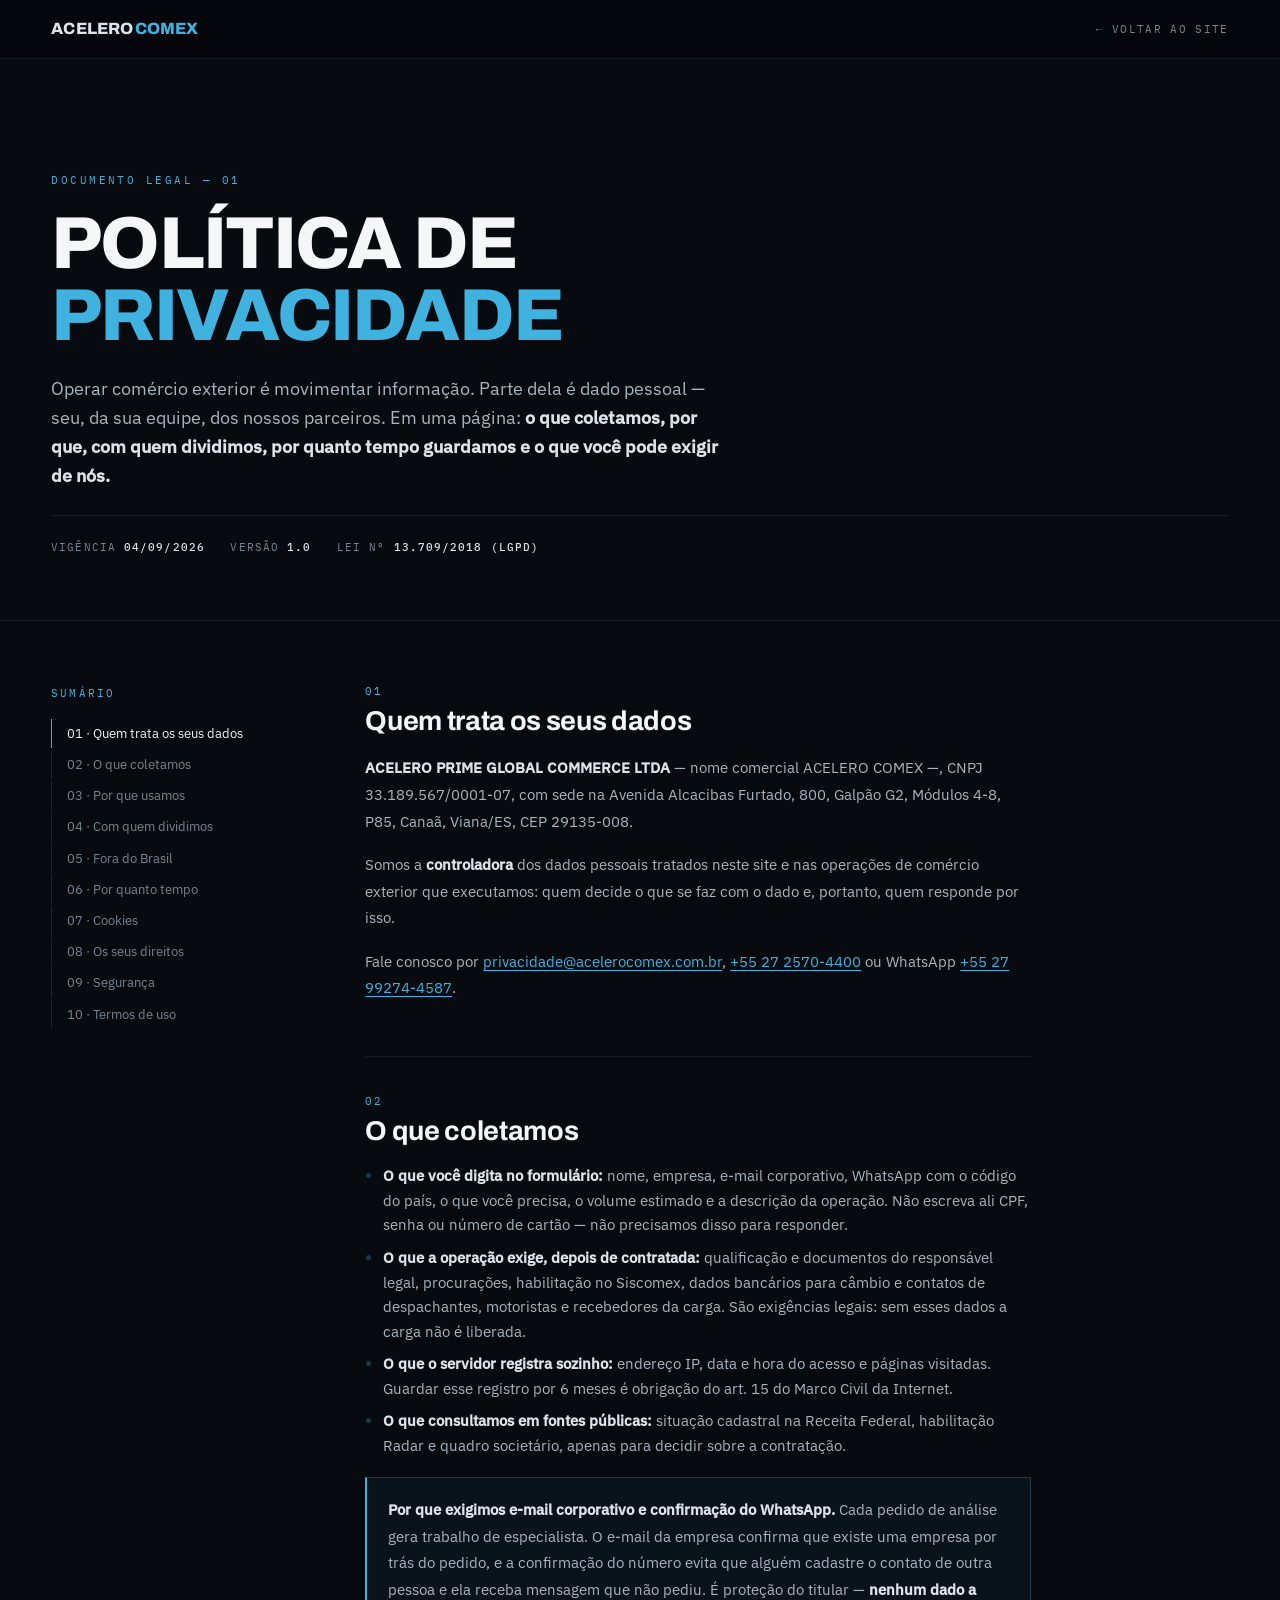
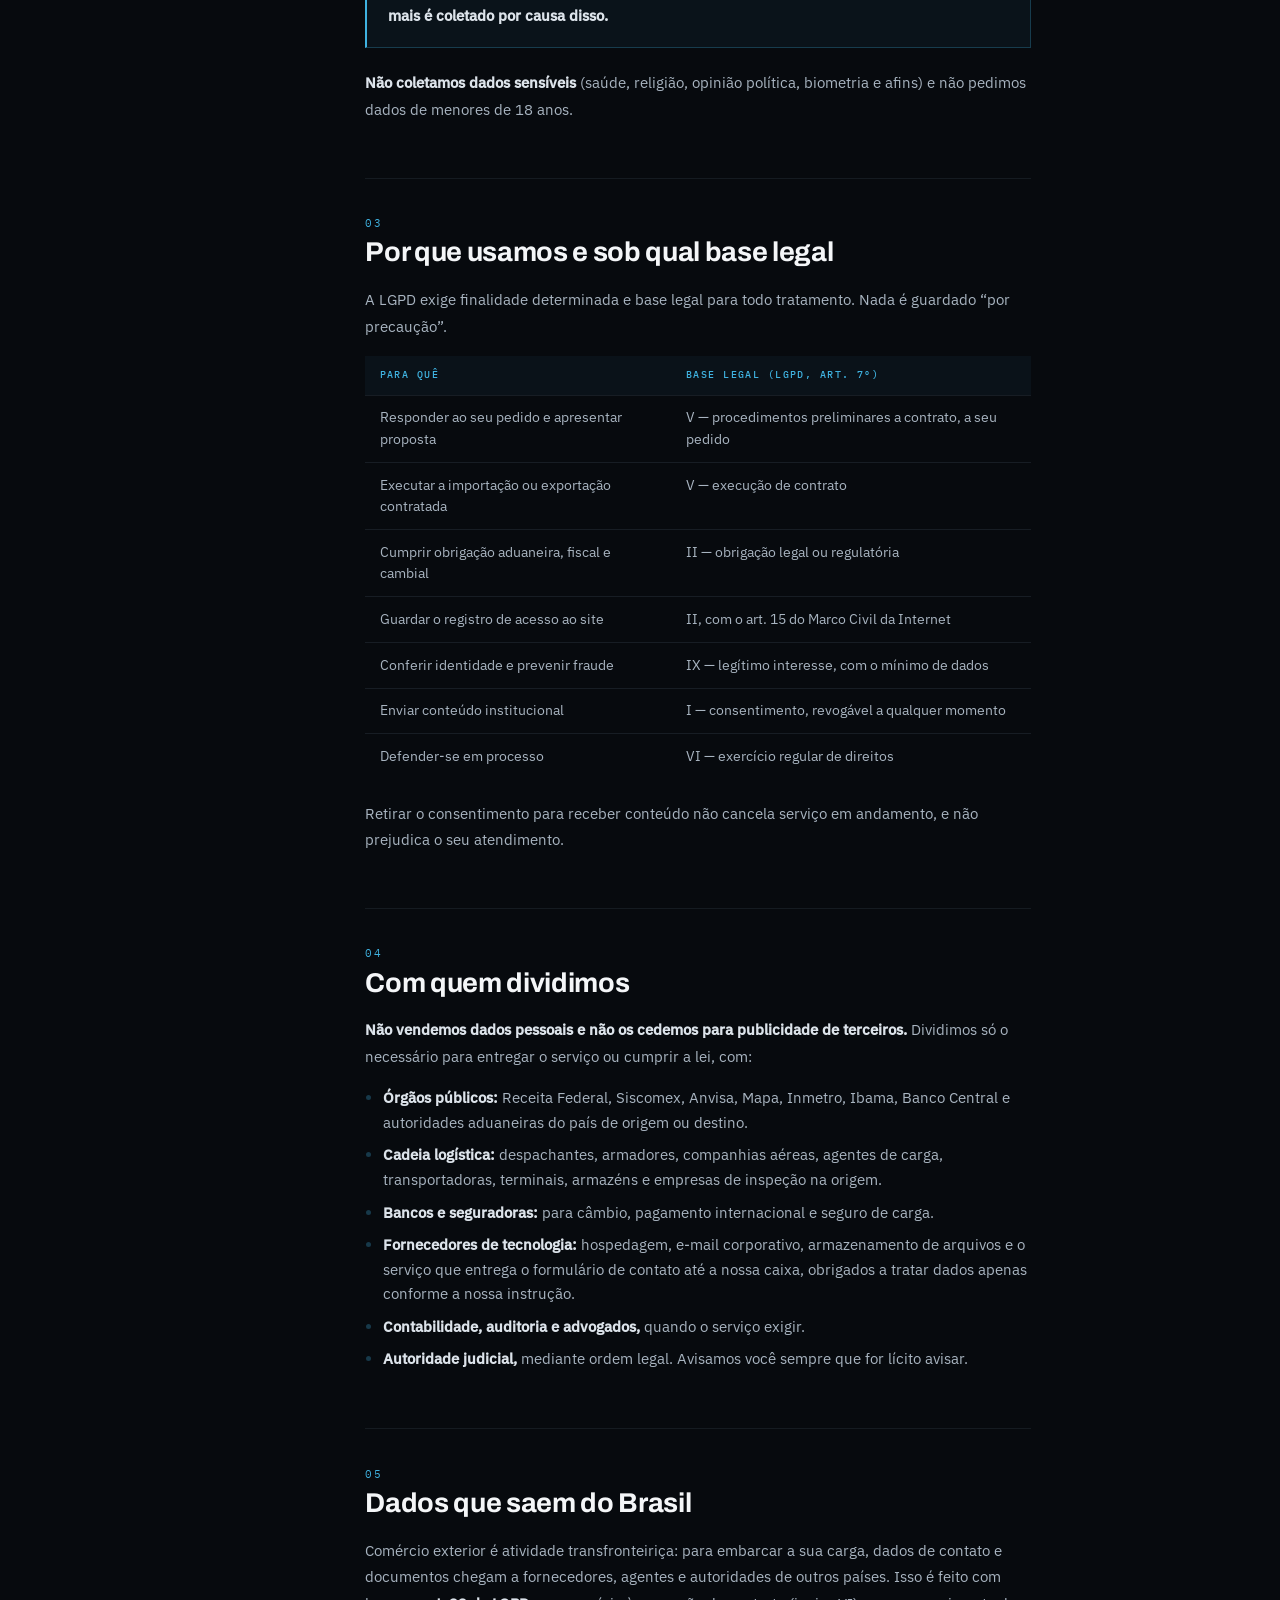
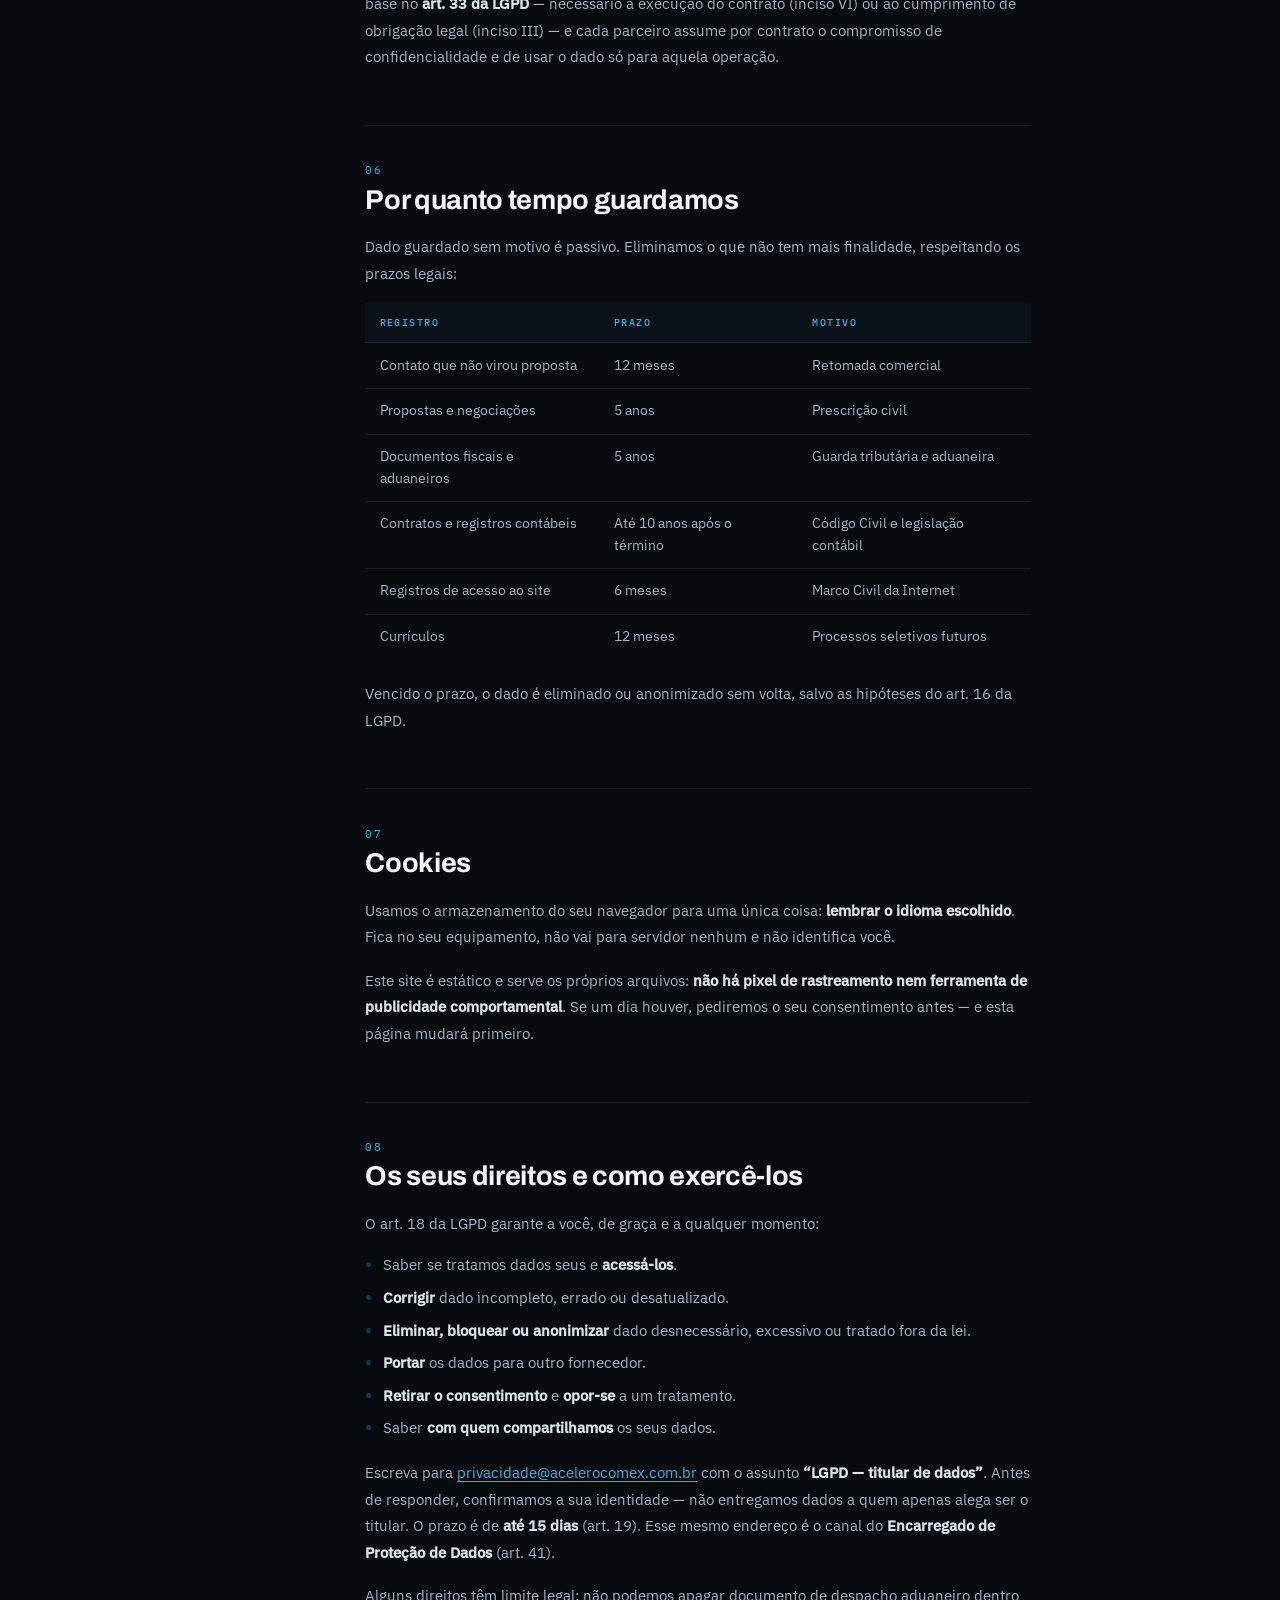
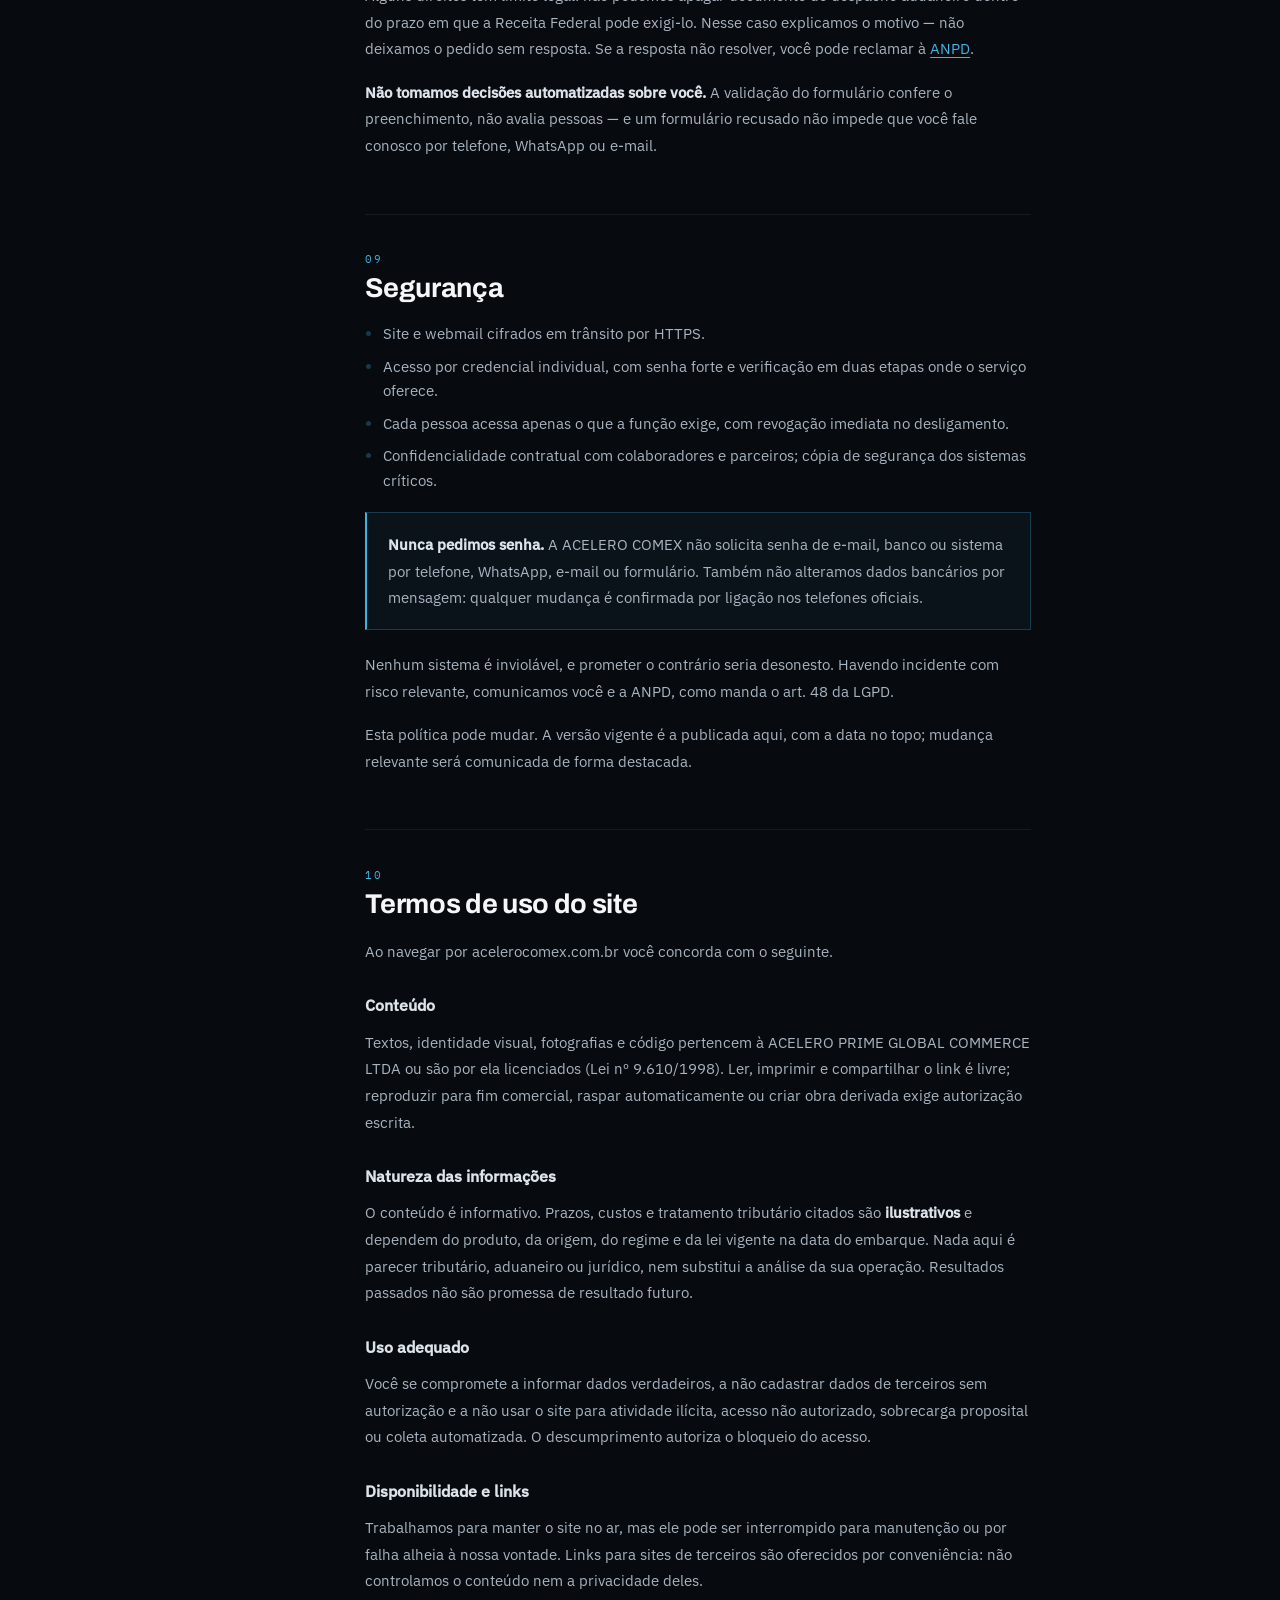
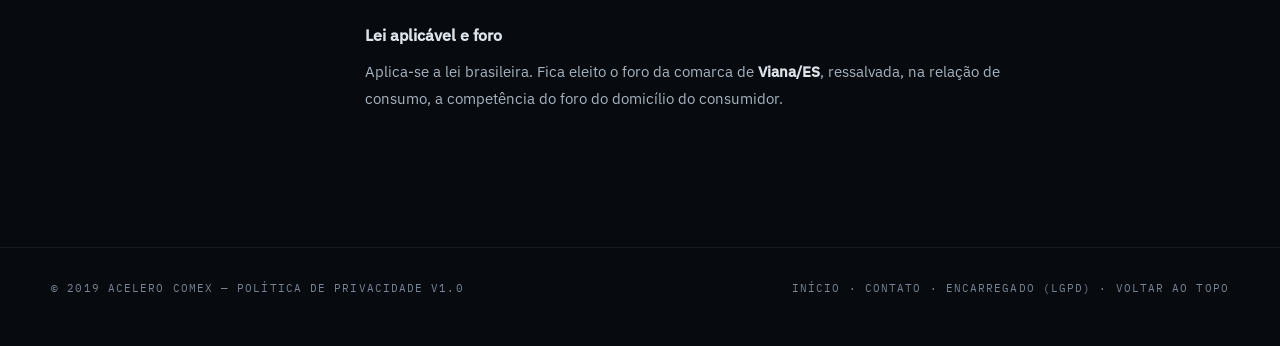
<file: politica-privacidade.html>
<!DOCTYPE html>
<html lang="pt-BR">
<head>
  <meta charset="UTF-8" />
  <meta name="viewport" content="width=device-width, initial-scale=1.0" />
  <meta name="theme-color" content="#04070C" />

  <title>Política de Privacidade — ACELERO COMEX</title>
  <meta name="description" content="Como a ACELERO PRIME GLOBAL COMMERCE LTDA coleta, usa, compartilha e protege dados pessoais, conforme a Lei Geral de Proteção de Dados (Lei nº 13.709/2018)." />
  <link rel="canonical" href="https://www.acelerocomex.com.br/politica-privacidade.html" />
  <meta property="og:type" content="article" />
  <meta property="og:locale" content="pt_BR" />
  <meta property="og:site_name" content="ACELERO COMEX" />
  <meta property="og:title" content="Política de Privacidade — ACELERO COMEX" />
  <meta property="og:description" content="Transparência sobre o tratamento de dados pessoais na ACELERO COMEX, conforme a LGPD." />

  <link rel="icon" href="data:image/svg+xml,%3Csvg xmlns='http://www.w3.org/2000/svg' viewBox='0 0 32 32'%3E%3Crect width='32' height='32' rx='6' fill='%2304070C'/%3E%3Ccircle cx='16' cy='16' r='9' fill='none' stroke='%233FB2E0' stroke-width='1.6'/%3E%3Cpath d='M7 16h18M16 7c4 4.5 4 13.5 0 18M16 7c-4 4.5-4 13.5 0 18' fill='none' stroke='%233FB2E0' stroke-width='1.1'/%3E%3C/svg%3E" />

  <link rel="stylesheet" href="styles.css" />
  <link rel="stylesheet" href="pagina-legal.css" />
</head>

<!--
  ============================================================================
  ANTES DE PUBLICAR

  Texto enxuto, com os dados cadastrais da empresa já preenchidos. Não é
  parecer jurídico. A revisão do advogado da ACELERO deve conferir três
  coisas, que são as que geram responsabilidade:

    1. Os prazos de guarda da seção 06 batem com a prática real da empresa.
    2. A lista de operadores da seção 04 corresponde aos fornecedores de
       tecnologia efetivamente contratados.
    3. A caixa privacidade@acelerocomex.com.br existe e é lida por alguém.

  Se a empresa passar a usar Google Analytics, pixel de anúncio ou CRM, a
  seção 07 precisa ser ampliada ANTES de a ferramenta entrar no site.
  ============================================================================
-->

<body class="doc">

<a class="pular" href="#conteudo">Pular para o conteúdo</a>

<header class="doc__topo">
  <a class="marca" href="index.html" aria-label="ACELERO COMEX"><b>ACELERO</b><span>COMEX</span></a>
  <a class="doc__voltar" href="index.html"><span aria-hidden="true">←</span> Voltar ao site</a>
</header>

<section class="doc__capa">
  <div class="doc__capaIn">
    <p class="mono doc__num">Documento legal — 01</p>
    <h1 class="doc__h1">Política de<br /><em>Privacidade</em></h1>
    <p class="doc__lead">
      Operar comércio exterior é movimentar informação. Parte dela é dado
      pessoal — seu, da sua equipe, dos nossos parceiros. Em uma página:
      <strong>o que coletamos, por que, com quem dividimos, por quanto tempo
      guardamos e o que você pode exigir de nós.</strong>
    </p>
    <div class="doc__sel">
      <span>Vigência <b>04/09/2026</b></span>
      <span>Versão <b>1.0</b></span>
      <span>Lei nº <b>13.709/2018 (LGPD)</b></span>
    </div>
  </div>
</section>

<main class="doc__palco" id="conteudo">

  <nav class="doc__sumario" aria-label="Sumário do documento">
    <p>Sumário</p>
    <ol>
      <li><a href="#quem">01 · Quem trata os seus dados</a></li>
      <li><a href="#coleta">02 · O que coletamos</a></li>
      <li><a href="#bases">03 · Por que usamos</a></li>
      <li><a href="#compartilha">04 · Com quem dividimos</a></li>
      <li><a href="#internacional">05 · Fora do Brasil</a></li>
      <li><a href="#prazo">06 · Por quanto tempo</a></li>
      <li><a href="#cookies">07 · Cookies</a></li>
      <li><a href="#direitos">08 · Os seus direitos</a></li>
      <li><a href="#seguranca">09 · Segurança</a></li>
      <li><a href="#termos">10 · Termos de uso</a></li>
    </ol>
  </nav>

  <article class="doc__texto">

    <section id="quem">
      <h2><span>01</span>Quem trata os seus dados</h2>
      <p>
        <strong>ACELERO PRIME GLOBAL COMMERCE LTDA</strong> — nome comercial
        ACELERO COMEX —, CNPJ 33.189.567/0001-07, com sede na Avenida
        Alcacibas Furtado, 800, Galpão G2, Módulos 4-8, P85, Canaã, Viana/ES,
        CEP 29135-008.
      </p>
      <p>
        Somos a <strong>controladora</strong> dos dados pessoais tratados neste
        site e nas operações de comércio exterior que executamos: quem decide o
        que se faz com o dado e, portanto, quem responde por isso.
      </p>
      <p>
        Fale conosco por <a href="mailto:privacidade@acelerocomex.com.br">privacidade@acelerocomex.com.br</a>,
        <a href="tel:+552725704400">+55 27 2570-4400</a> ou WhatsApp
        <a href="https://wa.me/5527992744587" target="_blank" rel="noopener">+55 27 99274-4587</a>.
      </p>
    </section>

    <section id="coleta">
      <h2><span>02</span>O que coletamos</h2>
      <ul>
        <li><strong>O que você digita no formulário:</strong> nome, empresa, e-mail corporativo, WhatsApp com o código do país, o que você precisa, o volume estimado e a descrição da operação. Não escreva ali CPF, senha ou número de cartão — não precisamos disso para responder.</li>
        <li><strong>O que a operação exige, depois de contratada:</strong> qualificação e documentos do responsável legal, procurações, habilitação no Siscomex, dados bancários para câmbio e contatos de despachantes, motoristas e recebedores da carga. São exigências legais: sem esses dados a carga não é liberada.</li>
        <li><strong>O que o servidor registra sozinho:</strong> endereço IP, data e hora do acesso e páginas visitadas. Guardar esse registro por 6 meses é obrigação do art. 15 do Marco Civil da Internet.</li>
        <li><strong>O que consultamos em fontes públicas:</strong> situação cadastral na Receita Federal, habilitação Radar e quadro societário, apenas para decidir sobre a contratação.</li>
      </ul>
      <div class="doc__box">
        <p>
          <strong>Por que exigimos e-mail corporativo e confirmação do
          WhatsApp.</strong> Cada pedido de análise gera trabalho de
          especialista. O e-mail da empresa confirma que existe uma empresa por
          trás do pedido, e a confirmação do número evita que alguém cadastre o
          contato de outra pessoa e ela receba mensagem que não pediu. É
          proteção do titular — <strong>nenhum dado a mais é coletado por causa
          disso.</strong>
        </p>
      </div>
      <p>
        <strong>Não coletamos dados sensíveis</strong> (saúde, religião,
        opinião política, biometria e afins) e não pedimos dados de menores de
        18 anos.
      </p>
    </section>

    <section id="bases">
      <h2><span>03</span>Por que usamos e sob qual base legal</h2>
      <p>
        A LGPD exige finalidade determinada e base legal para todo tratamento.
        Nada é guardado “por precaução”.
      </p>
      <div class="doc__tab">
        <table>
          <thead><tr><th>Para quê</th><th>Base legal (LGPD, art. 7º)</th></tr></thead>
          <tbody>
            <tr><td>Responder ao seu pedido e apresentar proposta</td><td>V — procedimentos preliminares a contrato, a seu pedido</td></tr>
            <tr><td>Executar a importação ou exportação contratada</td><td>V — execução de contrato</td></tr>
            <tr><td>Cumprir obrigação aduaneira, fiscal e cambial</td><td>II — obrigação legal ou regulatória</td></tr>
            <tr><td>Guardar o registro de acesso ao site</td><td>II, com o art. 15 do Marco Civil da Internet</td></tr>
            <tr><td>Conferir identidade e prevenir fraude</td><td>IX — legítimo interesse, com o mínimo de dados</td></tr>
            <tr><td>Enviar conteúdo institucional</td><td>I — consentimento, revogável a qualquer momento</td></tr>
            <tr><td>Defender-se em processo</td><td>VI — exercício regular de direitos</td></tr>
          </tbody>
        </table>
      </div>
      <p>
        Retirar o consentimento para receber conteúdo não cancela serviço em
        andamento, e não prejudica o seu atendimento.
      </p>
    </section>

    <section id="compartilha">
      <h2><span>04</span>Com quem dividimos</h2>
      <p>
        <strong>Não vendemos dados pessoais e não os cedemos para publicidade
        de terceiros.</strong> Dividimos só o necessário para entregar o
        serviço ou cumprir a lei, com:
      </p>
      <ul>
        <li><strong>Órgãos públicos:</strong> Receita Federal, Siscomex, Anvisa, Mapa, Inmetro, Ibama, Banco Central e autoridades aduaneiras do país de origem ou destino.</li>
        <li><strong>Cadeia logística:</strong> despachantes, armadores, companhias aéreas, agentes de carga, transportadoras, terminais, armazéns e empresas de inspeção na origem.</li>
        <li><strong>Bancos e seguradoras:</strong> para câmbio, pagamento internacional e seguro de carga.</li>
        <li><strong>Fornecedores de tecnologia:</strong> hospedagem, e-mail corporativo, armazenamento de arquivos e o serviço que entrega o formulário de contato até a nossa caixa, obrigados a tratar dados apenas conforme a nossa instrução.</li>
        <li><strong>Contabilidade, auditoria e advogados,</strong> quando o serviço exigir.</li>
        <li><strong>Autoridade judicial,</strong> mediante ordem legal. Avisamos você sempre que for lícito avisar.</li>
      </ul>
    </section>

    <section id="internacional">
      <h2><span>05</span>Dados que saem do Brasil</h2>
      <p>
        Comércio exterior é atividade transfronteiriça: para embarcar a sua
        carga, dados de contato e documentos chegam a fornecedores, agentes e
        autoridades de outros países. Isso é feito com base no
        <strong>art. 33 da LGPD</strong> — necessário à execução do contrato
        (inciso VI) ou ao cumprimento de obrigação legal (inciso III) — e cada
        parceiro assume por contrato o compromisso de confidencialidade e de
        usar o dado só para aquela operação.
      </p>
    </section>

    <section id="prazo">
      <h2><span>06</span>Por quanto tempo guardamos</h2>
      <p>Dado guardado sem motivo é passivo. Eliminamos o que não tem mais finalidade, respeitando os prazos legais:</p>
      <div class="doc__tab">
        <table>
          <thead><tr><th>Registro</th><th>Prazo</th><th>Motivo</th></tr></thead>
          <tbody>
            <tr><td>Contato que não virou proposta</td><td>12 meses</td><td>Retomada comercial</td></tr>
            <tr><td>Propostas e negociações</td><td>5 anos</td><td>Prescrição civil</td></tr>
            <tr><td>Documentos fiscais e aduaneiros</td><td>5 anos</td><td>Guarda tributária e aduaneira</td></tr>
            <tr><td>Contratos e registros contábeis</td><td>Até 10 anos após o término</td><td>Código Civil e legislação contábil</td></tr>
            <tr><td>Registros de acesso ao site</td><td>6 meses</td><td>Marco Civil da Internet</td></tr>
            <tr><td>Currículos</td><td>12 meses</td><td>Processos seletivos futuros</td></tr>
          </tbody>
        </table>
      </div>
      <p>Vencido o prazo, o dado é eliminado ou anonimizado sem volta, salvo as hipóteses do art. 16 da LGPD.</p>
    </section>

    <section id="cookies">
      <h2><span>07</span>Cookies</h2>
      <p>
        Usamos o armazenamento do seu navegador para uma única coisa:
        <strong>lembrar o idioma escolhido</strong>. Fica no seu equipamento,
        não vai para servidor nenhum e não identifica você.
      </p>
      <p>
        Este site é estático e serve os próprios arquivos: <strong>não há pixel
        de rastreamento nem ferramenta de publicidade comportamental</strong>.
        Se um dia houver, pediremos o seu consentimento antes — e esta página
        mudará primeiro.
      </p>
    </section>

    <section id="direitos">
      <h2><span>08</span>Os seus direitos e como exercê-los</h2>
      <p>O art. 18 da LGPD garante a você, de graça e a qualquer momento:</p>
      <ul>
        <li>Saber se tratamos dados seus e <strong>acessá-los</strong>.</li>
        <li><strong>Corrigir</strong> dado incompleto, errado ou desatualizado.</li>
        <li><strong>Eliminar, bloquear ou anonimizar</strong> dado desnecessário, excessivo ou tratado fora da lei.</li>
        <li><strong>Portar</strong> os dados para outro fornecedor.</li>
        <li><strong>Retirar o consentimento</strong> e <strong>opor-se</strong> a um tratamento.</li>
        <li>Saber <strong>com quem compartilhamos</strong> os seus dados.</li>
      </ul>
      <p>
        Escreva para <a href="mailto:privacidade@acelerocomex.com.br">privacidade@acelerocomex.com.br</a>
        com o assunto <strong>“LGPD — titular de dados”</strong>. Antes de
        responder, confirmamos a sua identidade — não entregamos dados a quem
        apenas alega ser o titular. O prazo é de <strong>até 15 dias</strong>
        (art. 19). Esse mesmo endereço é o canal do
        <strong>Encarregado de Proteção de Dados</strong> (art. 41).
      </p>
      <p>
        Alguns direitos têm limite legal: não podemos apagar documento de
        despacho aduaneiro dentro do prazo em que a Receita Federal pode
        exigi-lo. Nesse caso explicamos o motivo — não deixamos o pedido sem
        resposta. Se a resposta não resolver, você pode reclamar à
        <a href="https://www.gov.br/anpd" target="_blank" rel="noopener">ANPD</a>.
      </p>
      <p>
        <strong>Não tomamos decisões automatizadas sobre você.</strong> A
        validação do formulário confere o preenchimento, não avalia pessoas — e
        um formulário recusado não impede que você fale conosco por telefone,
        WhatsApp ou e-mail.
      </p>
    </section>

    <section id="seguranca">
      <h2><span>09</span>Segurança</h2>
      <ul>
        <li>Site e webmail cifrados em trânsito por HTTPS.</li>
        <li>Acesso por credencial individual, com senha forte e verificação em duas etapas onde o serviço oferece.</li>
        <li>Cada pessoa acessa apenas o que a função exige, com revogação imediata no desligamento.</li>
        <li>Confidencialidade contratual com colaboradores e parceiros; cópia de segurança dos sistemas críticos.</li>
      </ul>
      <div class="doc__box">
        <p>
          <strong>Nunca pedimos senha.</strong> A ACELERO COMEX não solicita
          senha de e-mail, banco ou sistema por telefone, WhatsApp, e-mail ou
          formulário. Também não alteramos dados bancários por mensagem:
          qualquer mudança é confirmada por ligação nos telefones oficiais.
        </p>
      </div>
      <p>
        Nenhum sistema é inviolável, e prometer o contrário seria desonesto.
        Havendo incidente com risco relevante, comunicamos você e a ANPD, como
        manda o art. 48 da LGPD.
      </p>
      <p>
        Esta política pode mudar. A versão vigente é a publicada aqui, com a
        data no topo; mudança relevante será comunicada de forma destacada.
      </p>
    </section>

    <section id="termos">
      <h2><span>10</span>Termos de uso do site</h2>
      <p>Ao navegar por acelerocomex.com.br você concorda com o seguinte.</p>

      <h3>Conteúdo</h3>
      <p>
        Textos, identidade visual, fotografias e código pertencem à ACELERO
        PRIME GLOBAL COMMERCE LTDA ou são por ela licenciados (Lei nº
        9.610/1998). Ler, imprimir e compartilhar o link é livre; reproduzir
        para fim comercial, raspar automaticamente ou criar obra derivada exige
        autorização escrita.
      </p>

      <h3>Natureza das informações</h3>
      <p>
        O conteúdo é informativo. Prazos, custos e tratamento tributário
        citados são <strong>ilustrativos</strong> e dependem do produto, da
        origem, do regime e da lei vigente na data do embarque. Nada aqui é
        parecer tributário, aduaneiro ou jurídico, nem substitui a análise da
        sua operação. Resultados passados não são promessa de resultado futuro.
      </p>

      <h3>Uso adequado</h3>
      <p>
        Você se compromete a informar dados verdadeiros, a não cadastrar dados
        de terceiros sem autorização e a não usar o site para atividade
        ilícita, acesso não autorizado, sobrecarga proposital ou coleta
        automatizada. O descumprimento autoriza o bloqueio do acesso.
      </p>

      <h3>Disponibilidade e links</h3>
      <p>
        Trabalhamos para manter o site no ar, mas ele pode ser interrompido
        para manutenção ou por falha alheia à nossa vontade. Links para sites
        de terceiros são oferecidos por conveniência: não controlamos o
        conteúdo nem a privacidade deles.
      </p>

      <h3>Lei aplicável e foro</h3>
      <p>
        Aplica-se a lei brasileira. Fica eleito o foro da comarca de
        <strong>Viana/ES</strong>, ressalvada, na relação de consumo, a
        competência do foro do domicílio do consumidor.
      </p>
    </section>

  </article>
</main>

<footer class="doc__rodape">
  <p>© 2019 ACELERO COMEX — Política de Privacidade v1.0</p>
  <p>
    <a href="index.html">Início</a> ·
    <a href="index.html#contato">Contato</a> ·
    <a href="mailto:privacidade@acelerocomex.com.br">Encarregado (LGPD)</a> ·
    <a href="#conteudo">Voltar ao topo</a>
  </p>
</footer>

<script src="pagina-legal.js" defer></script>
</body>
</html>
</file>
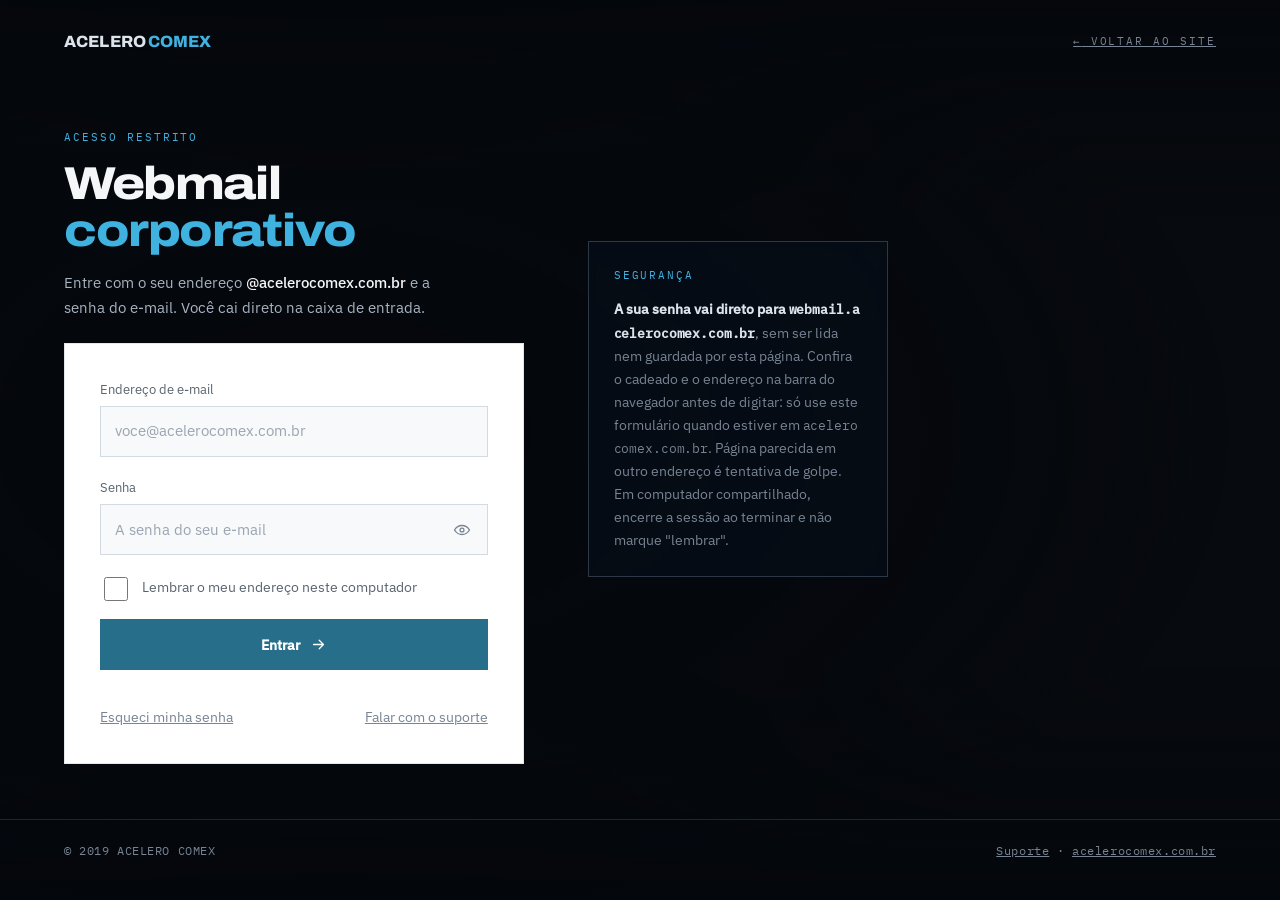
<file: webmail.html>
<!DOCTYPE html>
<html lang="pt-BR">
<head>
  <meta charset="UTF-8" />
  <meta name="viewport" content="width=device-width, initial-scale=1.0" />
  <meta name="theme-color" content="#04070C" />
  <meta name="robots" content="noindex, nofollow" />

  <title>Webmail — ACELERO COMEX</title>
  <meta name="description" content="Acesso ao e-mail corporativo da ACELERO COMEX." />

  <link rel="icon" href="data:image/svg+xml,%3Csvg xmlns='http://www.w3.org/2000/svg' viewBox='0 0 32 32'%3E%3Crect width='32' height='32' rx='6' fill='%2304070C'/%3E%3Ccircle cx='16' cy='16' r='9' fill='none' stroke='%233FB2E0' stroke-width='1.6'/%3E%3Cpath d='M7 16h18M16 7c4 4.5 4 13.5 0 18M16 7c-4 4.5-4 13.5 0 18' fill='none' stroke='%233FB2E0' stroke-width='1.1'/%3E%3C/svg%3E" />

  <link rel="stylesheet" href="styles.css" />
  <link rel="stylesheet" href="pagina-webmail.css" />
</head>

<body class="acesso">

<a class="pular" href="#entrar">Pular para o formulário</a>

<div class="acesso__veu" aria-hidden="true"></div>

<header class="acesso__topo">
  <a class="marca" href="index.html" aria-label="ACELERO COMEX"><b>ACELERO</b><span>COMEX</span></a>
  <a class="acesso__voltar mono" href="index.html">
    <span aria-hidden="true">←</span> Voltar ao site
  </a>
</header>

<main class="acesso__palco">
  <div class="acesso__cartao">
    <p class="mono acesso__num">Acesso restrito</p>
    <h1 class="acesso__titulo">Webmail<br /><em>corporativo</em></h1>
    <p class="acesso__lead">
      Entre com o seu endereço <strong>@acelerocomex.com.br</strong> e a senha
      do e-mail. Você cai direto na caixa de entrada.
    </p>

    <!-- O formulário envia DIRETO para o servidor do provedor, por POST nativo
         do navegador. Nada de fetch: a senha sai do campo e vai para o destino
         sem passar por JavaScript nenhum desta página, e a resposta é uma
         navegação de verdade — é assim que o cookie de sessão é criado no
         domínio certo e a pessoa cai na caixa de entrada já autenticada.

         Os nomes dos campos (user, pass, goto_uri) são os que o cPanel espera.
         Não renomeie. -->
    <form class="form acesso__form" id="entrar" method="post" autocomplete="on"
          action="https://webmail.acelerocomex.com.br/login/">
      <input type="hidden" name="goto_uri" value="/" />

      <div class="fd">
        <label for="usuario">Endereço de e-mail</label>
        <input type="email" id="usuario" name="user" required autocomplete="username"
               inputmode="email" spellcheck="false" placeholder="voce@acelerocomex.com.br" />
        <span class="fe" data-error></span>
      </div>

      <div class="fd">
        <label for="senha">Senha</label>
        <div class="acesso__senha">
          <input type="password" id="senha" name="pass" required
                 autocomplete="current-password" placeholder="A senha do seu e-mail" />
          <button type="button" class="acesso__olho" id="verSenha"
                  aria-label="Mostrar a senha" aria-pressed="false">
            <svg viewBox="0 0 24 24" width="18" height="18" aria-hidden="true"><path d="M2 12s3.6-6 10-6 10 6 10 6-3.6 6-10 6-10-6-10-6z" fill="none" stroke="currentColor" stroke-width="1.7"/><circle cx="12" cy="12" r="2.6" fill="none" stroke="currentColor" stroke-width="1.7"/></svg>
          </button>
        </div>
        <span class="fe" data-error></span>
      </div>

      <label class="chk acesso__lembrar">
        <!-- sem name: é preferência desta página, não campo do cPanel. Com name,
             ele viajaria junto no envio do login. -->
        <input type="checkbox" id="lembrar" />
        <span>Lembrar o meu endereço neste computador</span>
      </label>

      <button type="submit" class="bt bt--cheio bt--largo">
        <span>Entrar</span>
        <svg viewBox="0 0 24 24" width="17" height="17" aria-hidden="true"><path d="M5 12h13M13 6l6 6-6 6" fill="none" stroke="currentColor" stroke-width="1.8" stroke-linecap="round" stroke-linejoin="round"/></svg>
      </button>

      <p class="form__fb" id="aviso" role="status" aria-live="polite"></p>

      <div class="acesso__pes">
        <a href="#" id="esqueci">Esqueci minha senha</a>
        <a href="index.html#contato">Falar com o suporte</a>
      </div>
    </form>
  </div>

  <aside class="acesso__nota">
    <p class="mono">Segurança</p>
    <p>
      <strong>A sua senha vai direto para <span class="acesso__dom">webmail.acelerocomex.com.br</span></strong>,
      sem ser lida nem guardada por esta página. Confira o cadeado e o endereço
      na barra do navegador antes de digitar: só use este formulário quando
      estiver em <span class="acesso__dom">acelerocomex.com.br</span>. Página
      parecida em outro endereço é tentativa de golpe. Em computador
      compartilhado, encerre a sessão ao terminar e não marque "lembrar".
    </p>
  </aside>
</main>

<footer class="acesso__rodape mono">
  <p>© 2019 ACELERO COMEX</p>
  <p><a href="index.html#contato">Suporte</a> · <a href="index.html">acelerocomex.com.br</a></p>
</footer>

<script src="pagina-webmail.js" defer></script>
</body>
</html>
</file>
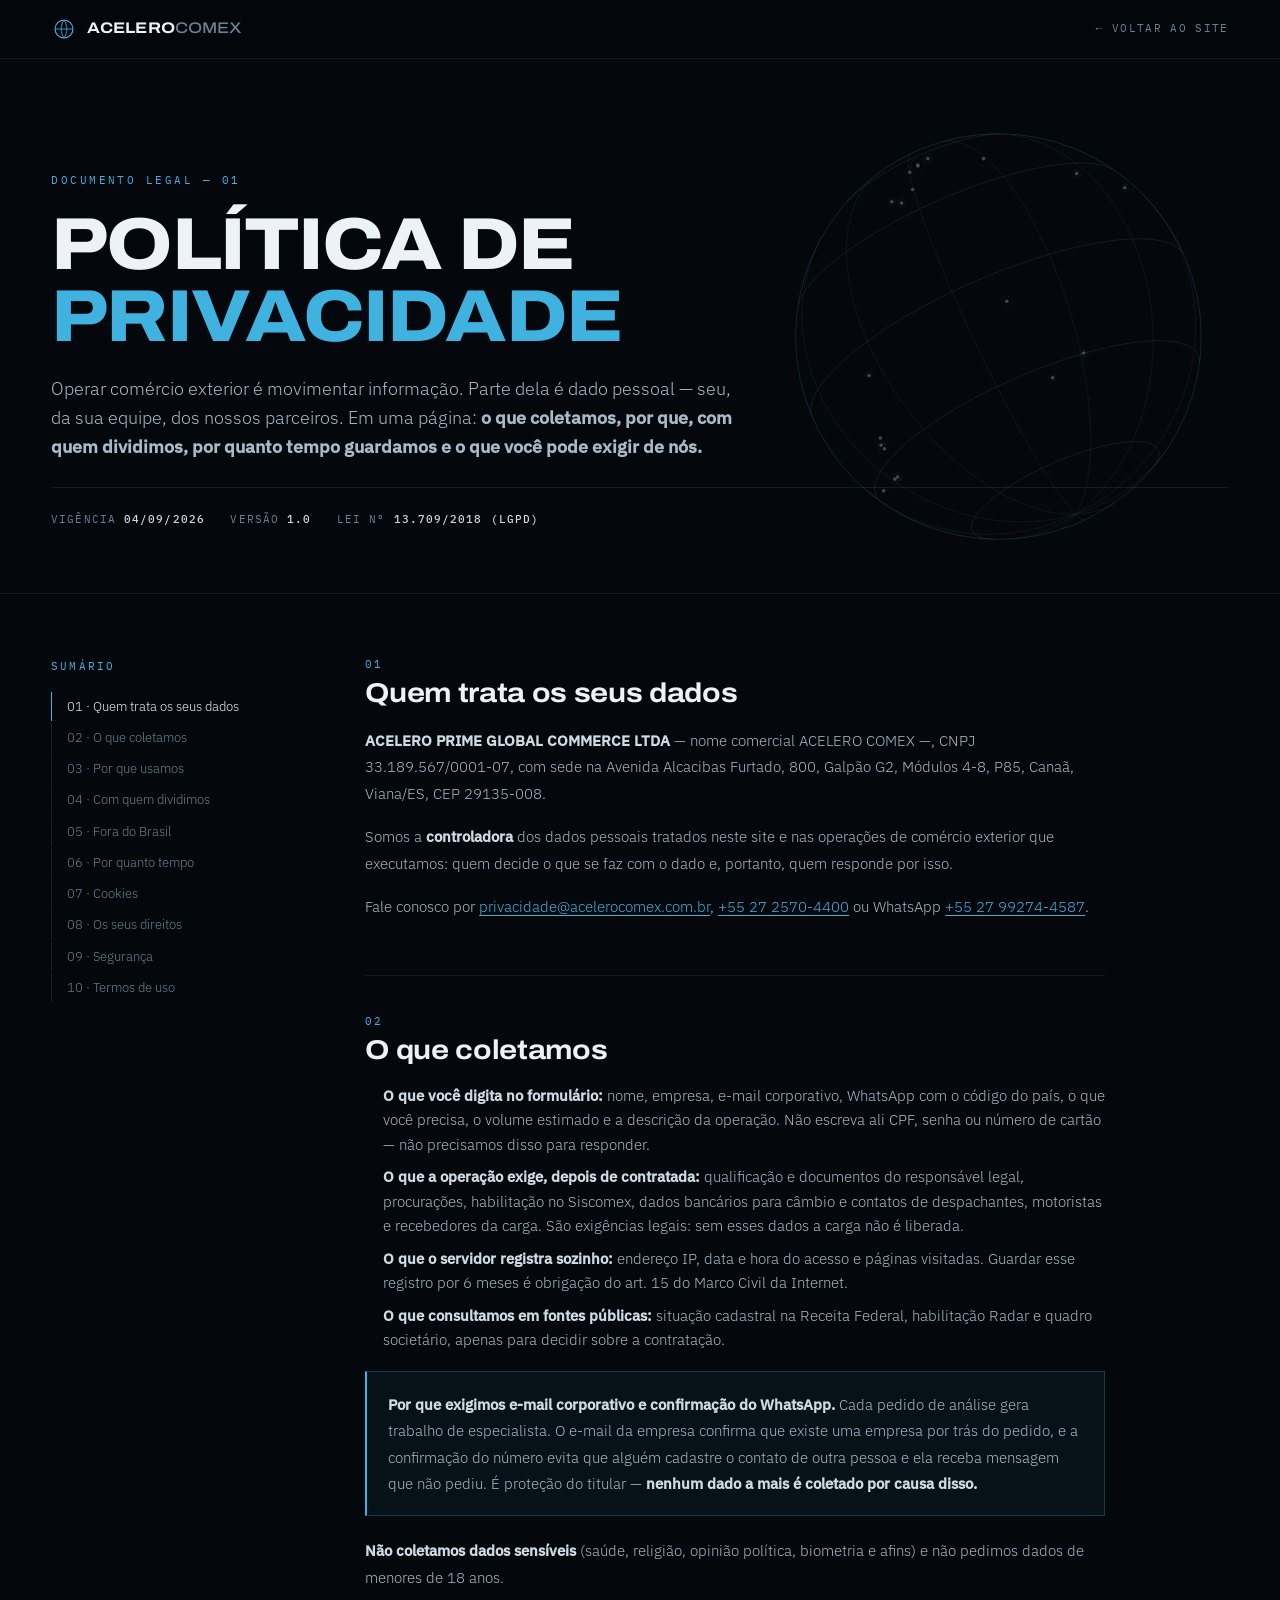
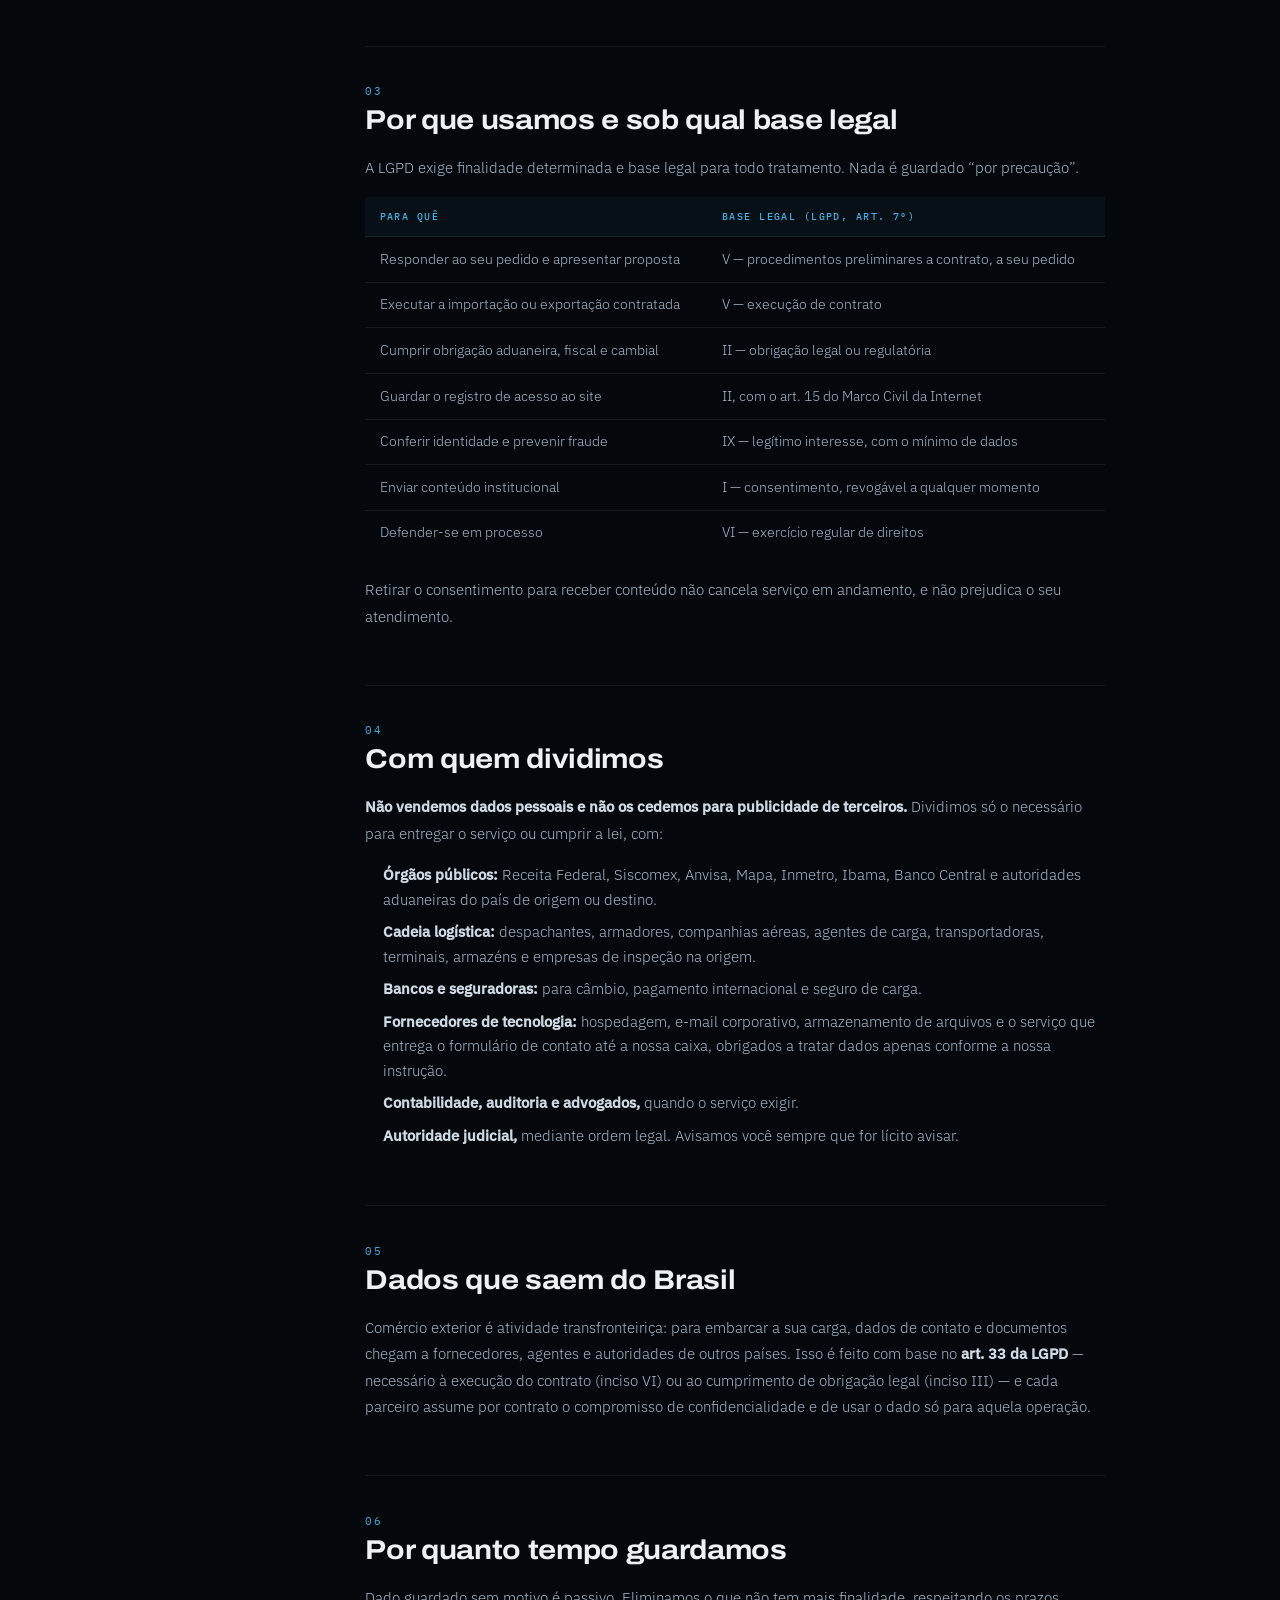
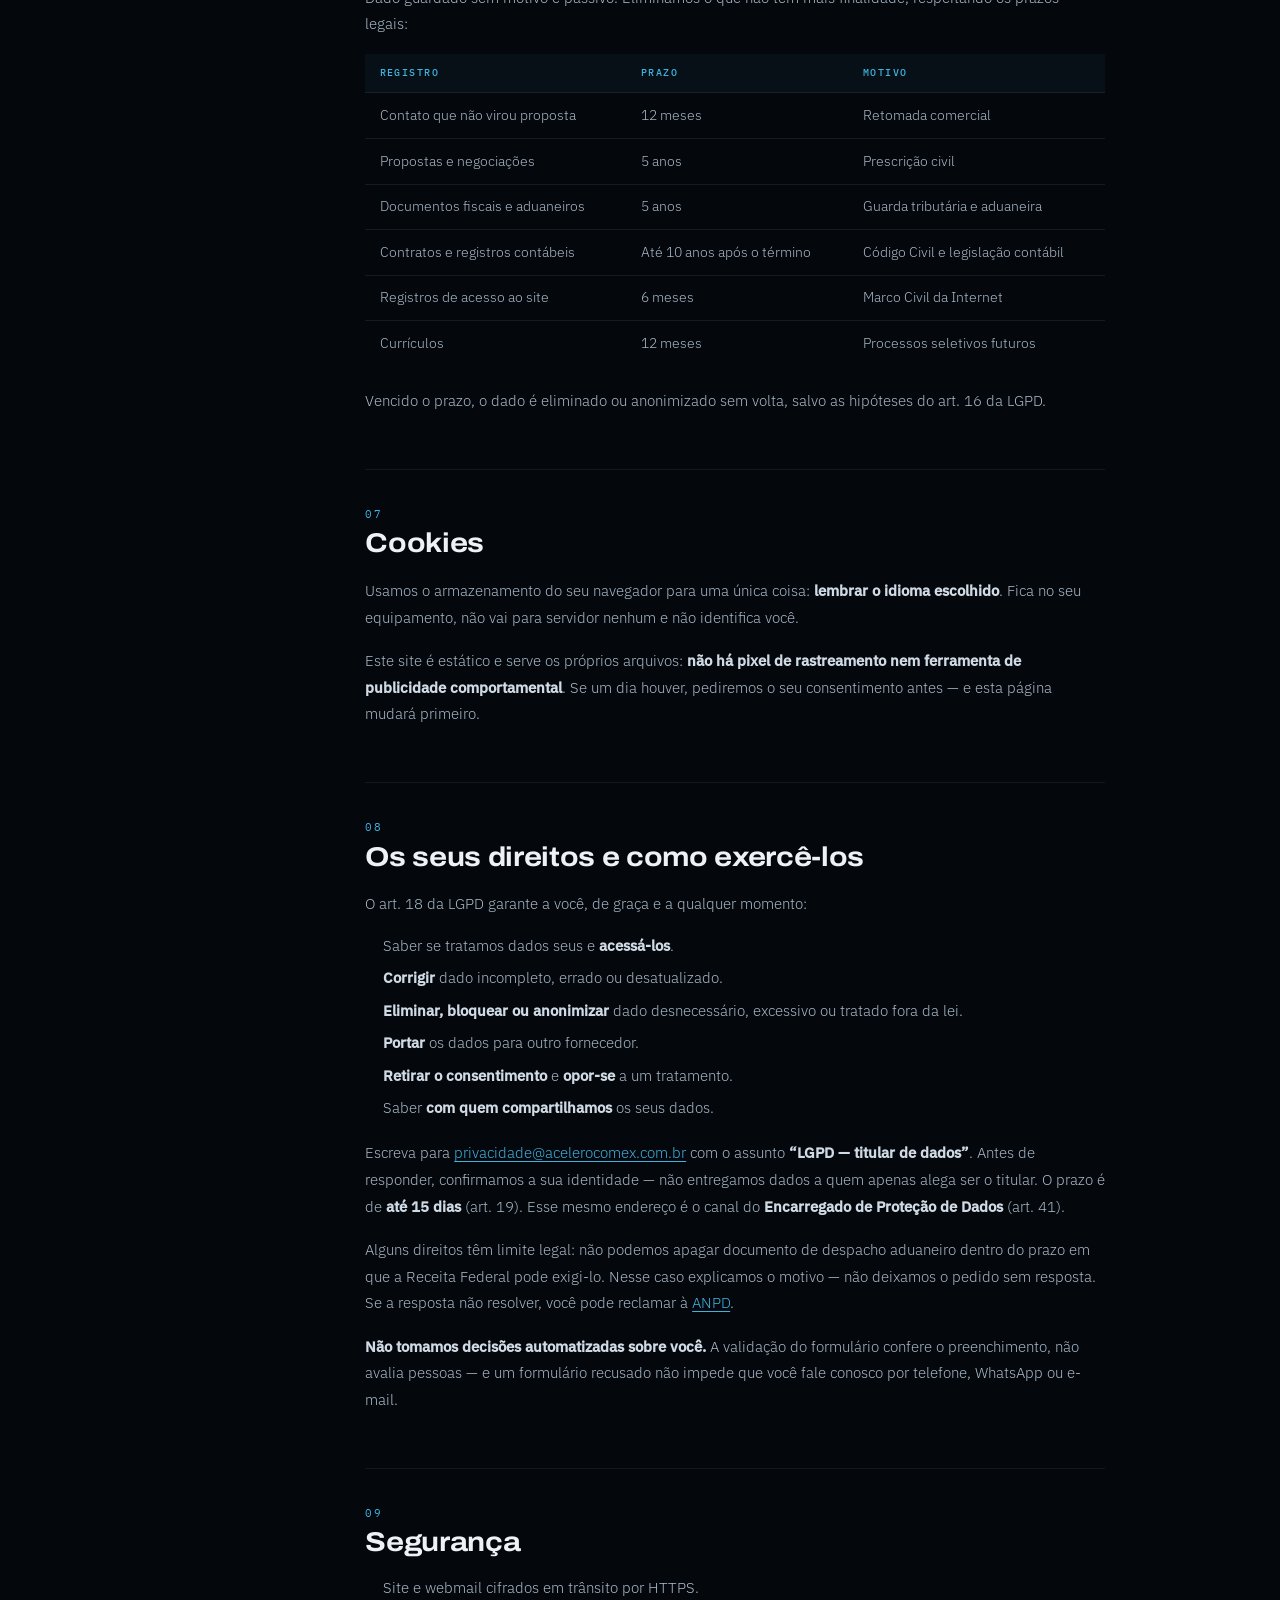
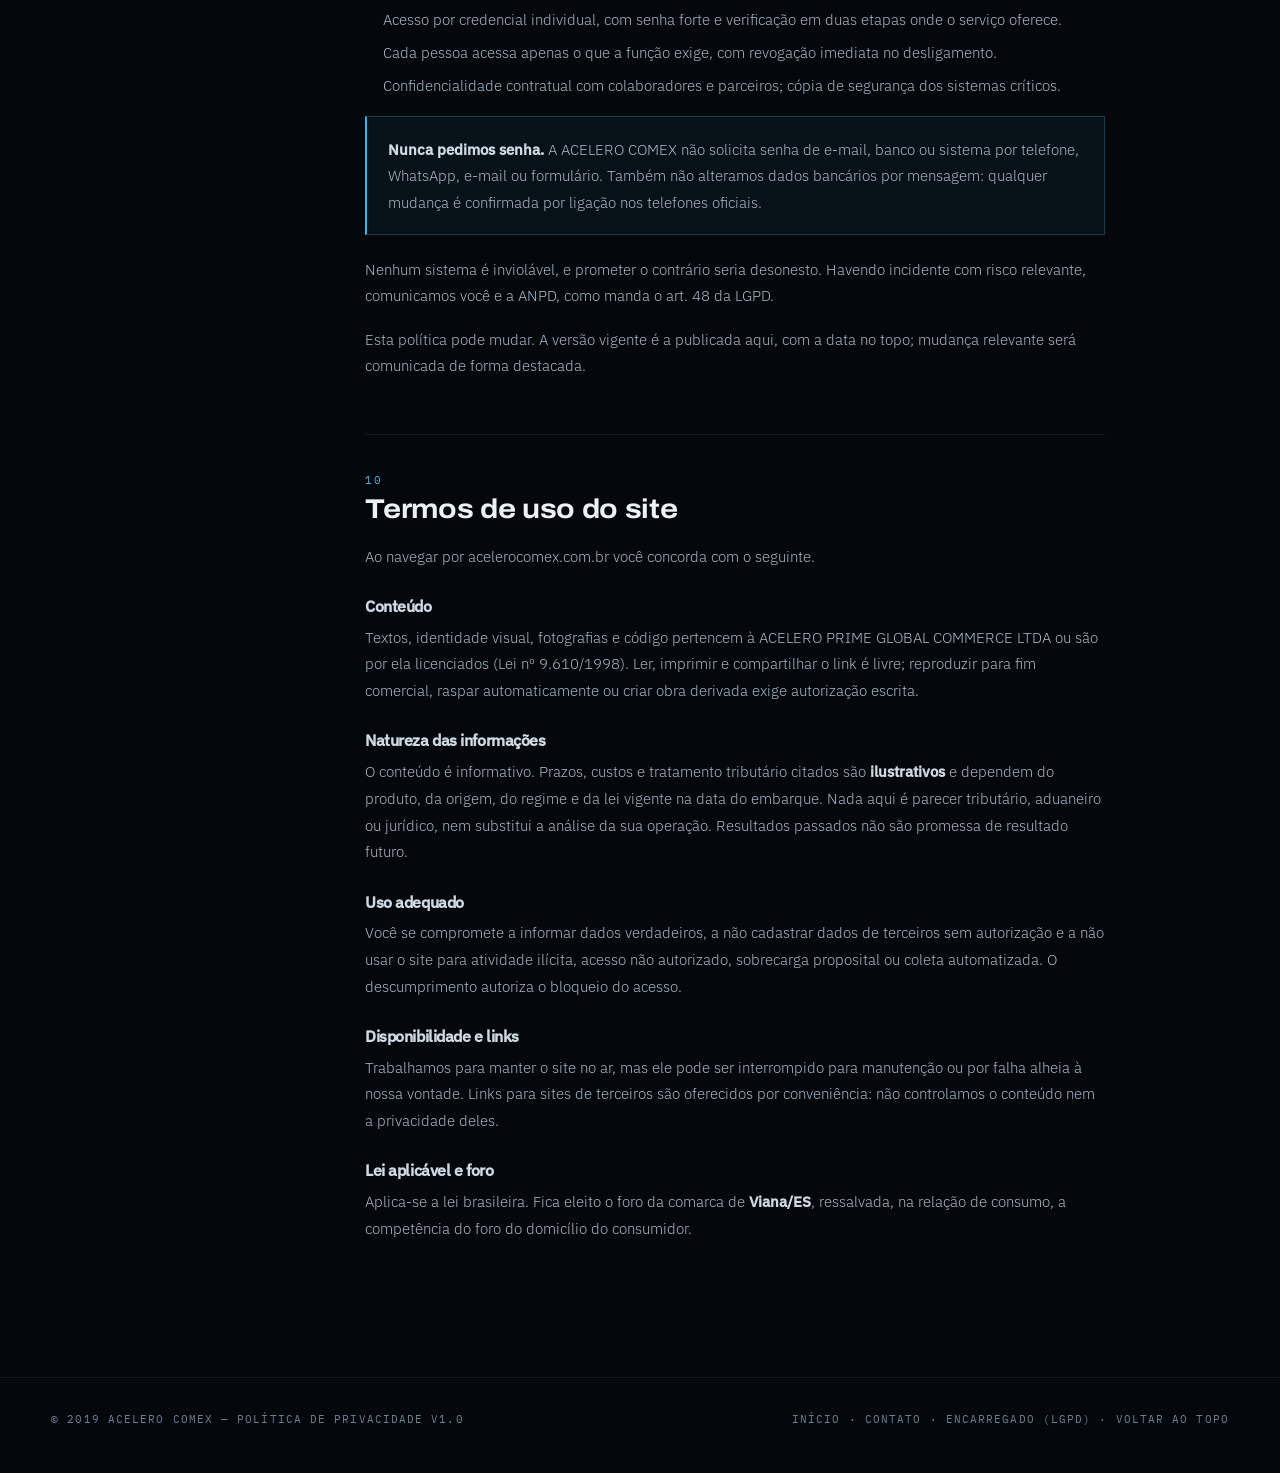
<file: versao-1/politica-privacidade.html>
<!DOCTYPE html>
<html lang="pt-BR">
<head>
  <meta charset="UTF-8" />
  <meta name="viewport" content="width=device-width, initial-scale=1.0" />
  <meta name="theme-color" content="#04070C" />

  <title>Política de Privacidade — ACELERO COMEX</title>
  <meta name="description" content="Como a ACELERO PRIME GLOBAL COMMERCE LTDA coleta, usa, compartilha e protege dados pessoais, conforme a Lei Geral de Proteção de Dados (Lei nº 13.709/2018)." />
  <link rel="canonical" href="https://www.acelerocomex.com.br/politica-privacidade.html" />
  <meta property="og:type" content="article" />
  <meta property="og:locale" content="pt_BR" />
  <meta property="og:site_name" content="ACELERO COMEX" />
  <meta property="og:title" content="Política de Privacidade — ACELERO COMEX" />
  <meta property="og:description" content="Transparência sobre o tratamento de dados pessoais na ACELERO COMEX, conforme a LGPD." />

  <link rel="icon" href="data:image/svg+xml,%3Csvg xmlns='http://www.w3.org/2000/svg' viewBox='0 0 32 32'%3E%3Crect width='32' height='32' rx='6' fill='%2304070C'/%3E%3Ccircle cx='16' cy='16' r='9' fill='none' stroke='%233FB2E0' stroke-width='1.6'/%3E%3Cpath d='M7 16h18M16 7c4 4.5 4 13.5 0 18M16 7c-4 4.5-4 13.5 0 18' fill='none' stroke='%233FB2E0' stroke-width='1.1'/%3E%3C/svg%3E" />

  <link rel="stylesheet" href="css/fontes.css" />
  <link rel="stylesheet" href="css/style.css" />
  <link rel="stylesheet" href="css/legal.css" />
</head>

<!--
  ============================================================================
  ANTES DE PUBLICAR

  Texto enxuto, com os dados cadastrais da empresa já preenchidos. Não é
  parecer jurídico. A revisão do advogado da ACELERO deve conferir três
  coisas, que são as que geram responsabilidade:

    1. Os prazos de guarda da seção 06 batem com a prática real da empresa.
    2. A lista de operadores da seção 04 corresponde aos fornecedores de
       tecnologia efetivamente contratados.
    3. A caixa privacidade@acelerocomex.com.br existe e é lida por alguém.

  Se a empresa passar a usar Google Analytics, pixel de anúncio ou CRM, a
  seção 07 precisa ser ampliada ANTES de a ferramenta entrar no site.
  ============================================================================
-->

<body class="doc">

<a class="skip" href="#conteudo">Pular para o conteúdo</a>

<header class="doc__topo">
  <a class="logo" href="index.html" aria-label="ACELERO COMEX — voltar ao site">
    <span class="logo__mark" aria-hidden="true">
      <svg viewBox="0 0 32 32" width="26" height="26">
        <circle cx="16" cy="16" r="11" fill="none" stroke="currentColor" stroke-width="1.4"/>
        <path d="M5 16h22M16 5c4.6 5.4 4.6 16.2 0 22M16 5c-4.6 5.4-4.6 16.2 0 22" fill="none" stroke="currentColor" stroke-width="1"/>
      </svg>
    </span>
    <span class="logo__txt">ACELERO<em>COMEX</em></span>
  </a>
  <a class="doc__voltar" href="index.html"><span aria-hidden="true">←</span> Voltar ao site</a>
</header>

<section class="doc__capa">
  <canvas class="doc__globo" id="docGlobo" aria-hidden="true"></canvas>
  <div class="doc__capaIn">
    <p class="mono doc__num">Documento legal — 01</p>
    <h1 class="doc__h1">Política de<br /><em>Privacidade</em></h1>
    <p class="doc__lead">
      Operar comércio exterior é movimentar informação. Parte dela é dado
      pessoal — seu, da sua equipe, dos nossos parceiros. Em uma página:
      <strong>o que coletamos, por que, com quem dividimos, por quanto tempo
      guardamos e o que você pode exigir de nós.</strong>
    </p>
    <div class="doc__sel">
      <span>Vigência <b>04/09/2026</b></span>
      <span>Versão <b>1.0</b></span>
      <span>Lei nº <b>13.709/2018 (LGPD)</b></span>
    </div>
  </div>
</section>

<main class="doc__palco" id="conteudo">

  <nav class="doc__sumario" aria-label="Sumário do documento">
    <p>Sumário</p>
    <ol>
      <li><a href="#quem">01 · Quem trata os seus dados</a></li>
      <li><a href="#coleta">02 · O que coletamos</a></li>
      <li><a href="#bases">03 · Por que usamos</a></li>
      <li><a href="#compartilha">04 · Com quem dividimos</a></li>
      <li><a href="#internacional">05 · Fora do Brasil</a></li>
      <li><a href="#prazo">06 · Por quanto tempo</a></li>
      <li><a href="#cookies">07 · Cookies</a></li>
      <li><a href="#direitos">08 · Os seus direitos</a></li>
      <li><a href="#seguranca">09 · Segurança</a></li>
      <li><a href="#termos">10 · Termos de uso</a></li>
    </ol>
  </nav>

  <article class="doc__texto">

    <section id="quem">
      <h2><span>01</span>Quem trata os seus dados</h2>
      <p>
        <strong>ACELERO PRIME GLOBAL COMMERCE LTDA</strong> — nome comercial
        ACELERO COMEX —, CNPJ 33.189.567/0001-07, com sede na Avenida
        Alcacibas Furtado, 800, Galpão G2, Módulos 4-8, P85, Canaã, Viana/ES,
        CEP 29135-008.
      </p>
      <p>
        Somos a <strong>controladora</strong> dos dados pessoais tratados neste
        site e nas operações de comércio exterior que executamos: quem decide o
        que se faz com o dado e, portanto, quem responde por isso.
      </p>
      <p>
        Fale conosco por <a href="mailto:privacidade@acelerocomex.com.br">privacidade@acelerocomex.com.br</a>,
        <a href="tel:+552725704400">+55 27 2570-4400</a> ou WhatsApp
        <a href="https://wa.me/5527992744587" target="_blank" rel="noopener">+55 27 99274-4587</a>.
      </p>
    </section>

    <section id="coleta">
      <h2><span>02</span>O que coletamos</h2>
      <ul>
        <li><strong>O que você digita no formulário:</strong> nome, empresa, e-mail corporativo, WhatsApp com o código do país, o que você precisa, o volume estimado e a descrição da operação. Não escreva ali CPF, senha ou número de cartão — não precisamos disso para responder.</li>
        <li><strong>O que a operação exige, depois de contratada:</strong> qualificação e documentos do responsável legal, procurações, habilitação no Siscomex, dados bancários para câmbio e contatos de despachantes, motoristas e recebedores da carga. São exigências legais: sem esses dados a carga não é liberada.</li>
        <li><strong>O que o servidor registra sozinho:</strong> endereço IP, data e hora do acesso e páginas visitadas. Guardar esse registro por 6 meses é obrigação do art. 15 do Marco Civil da Internet.</li>
        <li><strong>O que consultamos em fontes públicas:</strong> situação cadastral na Receita Federal, habilitação Radar e quadro societário, apenas para decidir sobre a contratação.</li>
      </ul>
      <div class="doc__box">
        <p>
          <strong>Por que exigimos e-mail corporativo e confirmação do
          WhatsApp.</strong> Cada pedido de análise gera trabalho de
          especialista. O e-mail da empresa confirma que existe uma empresa por
          trás do pedido, e a confirmação do número evita que alguém cadastre o
          contato de outra pessoa e ela receba mensagem que não pediu. É
          proteção do titular — <strong>nenhum dado a mais é coletado por causa
          disso.</strong>
        </p>
      </div>
      <p>
        <strong>Não coletamos dados sensíveis</strong> (saúde, religião,
        opinião política, biometria e afins) e não pedimos dados de menores de
        18 anos.
      </p>
    </section>

    <section id="bases">
      <h2><span>03</span>Por que usamos e sob qual base legal</h2>
      <p>
        A LGPD exige finalidade determinada e base legal para todo tratamento.
        Nada é guardado “por precaução”.
      </p>
      <div class="doc__tab">
        <table>
          <thead><tr><th>Para quê</th><th>Base legal (LGPD, art. 7º)</th></tr></thead>
          <tbody>
            <tr><td>Responder ao seu pedido e apresentar proposta</td><td>V — procedimentos preliminares a contrato, a seu pedido</td></tr>
            <tr><td>Executar a importação ou exportação contratada</td><td>V — execução de contrato</td></tr>
            <tr><td>Cumprir obrigação aduaneira, fiscal e cambial</td><td>II — obrigação legal ou regulatória</td></tr>
            <tr><td>Guardar o registro de acesso ao site</td><td>II, com o art. 15 do Marco Civil da Internet</td></tr>
            <tr><td>Conferir identidade e prevenir fraude</td><td>IX — legítimo interesse, com o mínimo de dados</td></tr>
            <tr><td>Enviar conteúdo institucional</td><td>I — consentimento, revogável a qualquer momento</td></tr>
            <tr><td>Defender-se em processo</td><td>VI — exercício regular de direitos</td></tr>
          </tbody>
        </table>
      </div>
      <p>
        Retirar o consentimento para receber conteúdo não cancela serviço em
        andamento, e não prejudica o seu atendimento.
      </p>
    </section>

    <section id="compartilha">
      <h2><span>04</span>Com quem dividimos</h2>
      <p>
        <strong>Não vendemos dados pessoais e não os cedemos para publicidade
        de terceiros.</strong> Dividimos só o necessário para entregar o
        serviço ou cumprir a lei, com:
      </p>
      <ul>
        <li><strong>Órgãos públicos:</strong> Receita Federal, Siscomex, Anvisa, Mapa, Inmetro, Ibama, Banco Central e autoridades aduaneiras do país de origem ou destino.</li>
        <li><strong>Cadeia logística:</strong> despachantes, armadores, companhias aéreas, agentes de carga, transportadoras, terminais, armazéns e empresas de inspeção na origem.</li>
        <li><strong>Bancos e seguradoras:</strong> para câmbio, pagamento internacional e seguro de carga.</li>
        <li><strong>Fornecedores de tecnologia:</strong> hospedagem, e-mail corporativo, armazenamento de arquivos e o serviço que entrega o formulário de contato até a nossa caixa, obrigados a tratar dados apenas conforme a nossa instrução.</li>
        <li><strong>Contabilidade, auditoria e advogados,</strong> quando o serviço exigir.</li>
        <li><strong>Autoridade judicial,</strong> mediante ordem legal. Avisamos você sempre que for lícito avisar.</li>
      </ul>
    </section>

    <section id="internacional">
      <h2><span>05</span>Dados que saem do Brasil</h2>
      <p>
        Comércio exterior é atividade transfronteiriça: para embarcar a sua
        carga, dados de contato e documentos chegam a fornecedores, agentes e
        autoridades de outros países. Isso é feito com base no
        <strong>art. 33 da LGPD</strong> — necessário à execução do contrato
        (inciso VI) ou ao cumprimento de obrigação legal (inciso III) — e cada
        parceiro assume por contrato o compromisso de confidencialidade e de
        usar o dado só para aquela operação.
      </p>
    </section>

    <section id="prazo">
      <h2><span>06</span>Por quanto tempo guardamos</h2>
      <p>Dado guardado sem motivo é passivo. Eliminamos o que não tem mais finalidade, respeitando os prazos legais:</p>
      <div class="doc__tab">
        <table>
          <thead><tr><th>Registro</th><th>Prazo</th><th>Motivo</th></tr></thead>
          <tbody>
            <tr><td>Contato que não virou proposta</td><td>12 meses</td><td>Retomada comercial</td></tr>
            <tr><td>Propostas e negociações</td><td>5 anos</td><td>Prescrição civil</td></tr>
            <tr><td>Documentos fiscais e aduaneiros</td><td>5 anos</td><td>Guarda tributária e aduaneira</td></tr>
            <tr><td>Contratos e registros contábeis</td><td>Até 10 anos após o término</td><td>Código Civil e legislação contábil</td></tr>
            <tr><td>Registros de acesso ao site</td><td>6 meses</td><td>Marco Civil da Internet</td></tr>
            <tr><td>Currículos</td><td>12 meses</td><td>Processos seletivos futuros</td></tr>
          </tbody>
        </table>
      </div>
      <p>Vencido o prazo, o dado é eliminado ou anonimizado sem volta, salvo as hipóteses do art. 16 da LGPD.</p>
    </section>

    <section id="cookies">
      <h2><span>07</span>Cookies</h2>
      <p>
        Usamos o armazenamento do seu navegador para uma única coisa:
        <strong>lembrar o idioma escolhido</strong>. Fica no seu equipamento,
        não vai para servidor nenhum e não identifica você.
      </p>
      <p>
        Este site é estático e serve os próprios arquivos: <strong>não há pixel
        de rastreamento nem ferramenta de publicidade comportamental</strong>.
        Se um dia houver, pediremos o seu consentimento antes — e esta página
        mudará primeiro.
      </p>
    </section>

    <section id="direitos">
      <h2><span>08</span>Os seus direitos e como exercê-los</h2>
      <p>O art. 18 da LGPD garante a você, de graça e a qualquer momento:</p>
      <ul>
        <li>Saber se tratamos dados seus e <strong>acessá-los</strong>.</li>
        <li><strong>Corrigir</strong> dado incompleto, errado ou desatualizado.</li>
        <li><strong>Eliminar, bloquear ou anonimizar</strong> dado desnecessário, excessivo ou tratado fora da lei.</li>
        <li><strong>Portar</strong> os dados para outro fornecedor.</li>
        <li><strong>Retirar o consentimento</strong> e <strong>opor-se</strong> a um tratamento.</li>
        <li>Saber <strong>com quem compartilhamos</strong> os seus dados.</li>
      </ul>
      <p>
        Escreva para <a href="mailto:privacidade@acelerocomex.com.br">privacidade@acelerocomex.com.br</a>
        com o assunto <strong>“LGPD — titular de dados”</strong>. Antes de
        responder, confirmamos a sua identidade — não entregamos dados a quem
        apenas alega ser o titular. O prazo é de <strong>até 15 dias</strong>
        (art. 19). Esse mesmo endereço é o canal do
        <strong>Encarregado de Proteção de Dados</strong> (art. 41).
      </p>
      <p>
        Alguns direitos têm limite legal: não podemos apagar documento de
        despacho aduaneiro dentro do prazo em que a Receita Federal pode
        exigi-lo. Nesse caso explicamos o motivo — não deixamos o pedido sem
        resposta. Se a resposta não resolver, você pode reclamar à
        <a href="https://www.gov.br/anpd" target="_blank" rel="noopener">ANPD</a>.
      </p>
      <p>
        <strong>Não tomamos decisões automatizadas sobre você.</strong> A
        validação do formulário confere o preenchimento, não avalia pessoas — e
        um formulário recusado não impede que você fale conosco por telefone,
        WhatsApp ou e-mail.
      </p>
    </section>

    <section id="seguranca">
      <h2><span>09</span>Segurança</h2>
      <ul>
        <li>Site e webmail cifrados em trânsito por HTTPS.</li>
        <li>Acesso por credencial individual, com senha forte e verificação em duas etapas onde o serviço oferece.</li>
        <li>Cada pessoa acessa apenas o que a função exige, com revogação imediata no desligamento.</li>
        <li>Confidencialidade contratual com colaboradores e parceiros; cópia de segurança dos sistemas críticos.</li>
      </ul>
      <div class="doc__box">
        <p>
          <strong>Nunca pedimos senha.</strong> A ACELERO COMEX não solicita
          senha de e-mail, banco ou sistema por telefone, WhatsApp, e-mail ou
          formulário. Também não alteramos dados bancários por mensagem:
          qualquer mudança é confirmada por ligação nos telefones oficiais.
        </p>
      </div>
      <p>
        Nenhum sistema é inviolável, e prometer o contrário seria desonesto.
        Havendo incidente com risco relevante, comunicamos você e a ANPD, como
        manda o art. 48 da LGPD.
      </p>
      <p>
        Esta política pode mudar. A versão vigente é a publicada aqui, com a
        data no topo; mudança relevante será comunicada de forma destacada.
      </p>
    </section>

    <section id="termos">
      <h2><span>10</span>Termos de uso do site</h2>
      <p>Ao navegar por acelerocomex.com.br você concorda com o seguinte.</p>

      <h3>Conteúdo</h3>
      <p>
        Textos, identidade visual, fotografias e código pertencem à ACELERO
        PRIME GLOBAL COMMERCE LTDA ou são por ela licenciados (Lei nº
        9.610/1998). Ler, imprimir e compartilhar o link é livre; reproduzir
        para fim comercial, raspar automaticamente ou criar obra derivada exige
        autorização escrita.
      </p>

      <h3>Natureza das informações</h3>
      <p>
        O conteúdo é informativo. Prazos, custos e tratamento tributário
        citados são <strong>ilustrativos</strong> e dependem do produto, da
        origem, do regime e da lei vigente na data do embarque. Nada aqui é
        parecer tributário, aduaneiro ou jurídico, nem substitui a análise da
        sua operação. Resultados passados não são promessa de resultado futuro.
      </p>

      <h3>Uso adequado</h3>
      <p>
        Você se compromete a informar dados verdadeiros, a não cadastrar dados
        de terceiros sem autorização e a não usar o site para atividade
        ilícita, acesso não autorizado, sobrecarga proposital ou coleta
        automatizada. O descumprimento autoriza o bloqueio do acesso.
      </p>

      <h3>Disponibilidade e links</h3>
      <p>
        Trabalhamos para manter o site no ar, mas ele pode ser interrompido
        para manutenção ou por falha alheia à nossa vontade. Links para sites
        de terceiros são oferecidos por conveniência: não controlamos o
        conteúdo nem a privacidade deles.
      </p>

      <h3>Lei aplicável e foro</h3>
      <p>
        Aplica-se a lei brasileira. Fica eleito o foro da comarca de
        <strong>Viana/ES</strong>, ressalvada, na relação de consumo, a
        competência do foro do domicílio do consumidor.
      </p>
    </section>

  </article>
</main>

<footer class="doc__rodape">
  <p>© 2019 ACELERO COMEX — Política de Privacidade v1.0</p>
  <p>
    <a href="index.html">Início</a> ·
    <a href="index.html#contato">Contato</a> ·
    <a href="mailto:privacidade@acelerocomex.com.br">Encarregado (LGPD)</a> ·
    <a href="#conteudo">Voltar ao topo</a>
  </p>
</footer>

<script src="js/globo.js" defer></script>
<script src="js/legal.js" defer></script>
</body>
</html>
</file>
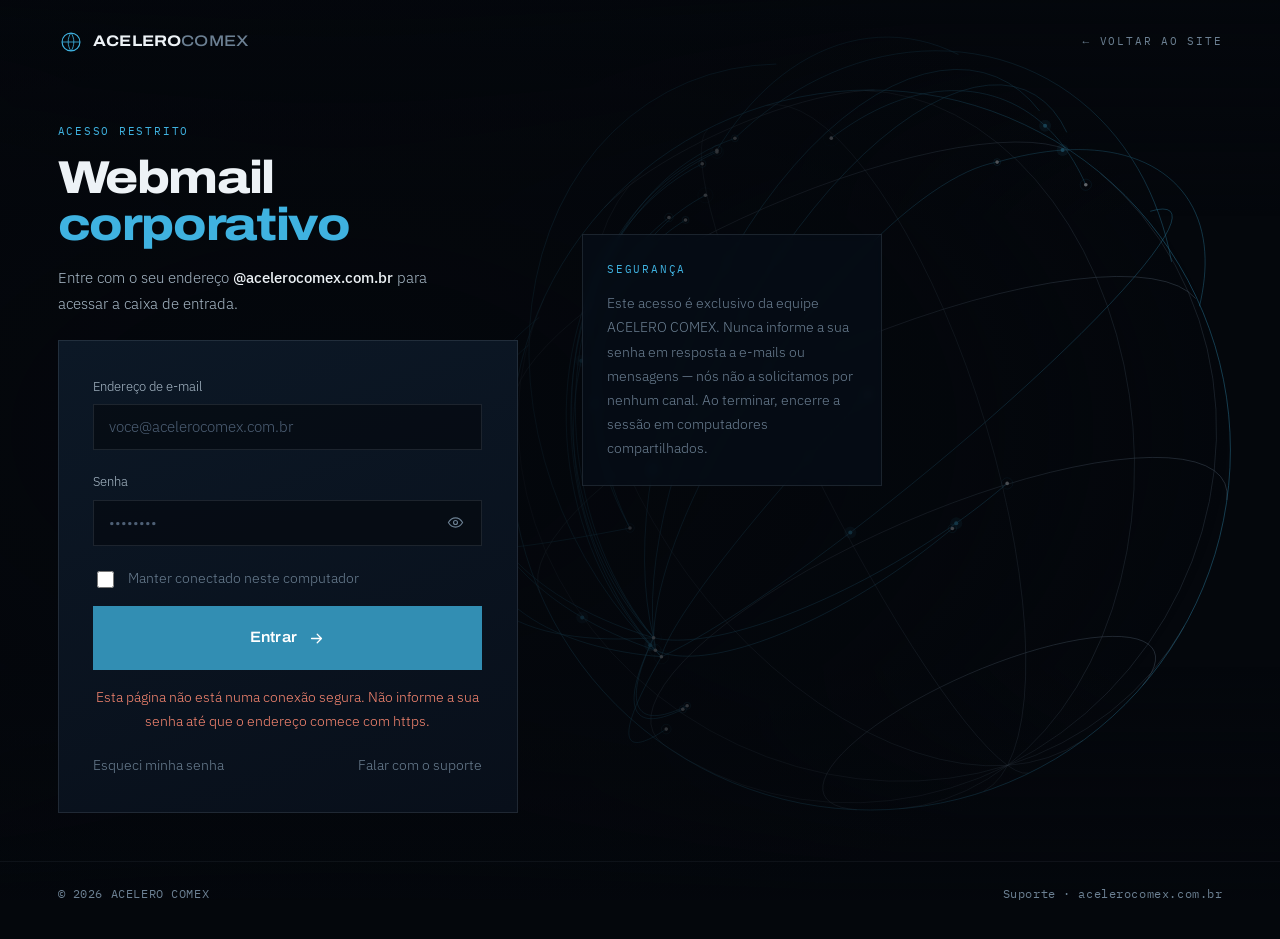
<file: versao-1/webmail.html>
<!DOCTYPE html>
<html lang="pt-BR">
<head>
  <meta charset="UTF-8" />
  <meta name="viewport" content="width=device-width, initial-scale=1.0" />
  <meta name="theme-color" content="#04070C" />
  <meta name="robots" content="noindex, nofollow" />

  <title>Webmail — ACELERO COMEX</title>
  <meta name="description" content="Acesso ao e-mail corporativo da ACELERO COMEX." />

  <link rel="icon" href="data:image/svg+xml,%3Csvg xmlns='http://www.w3.org/2000/svg' viewBox='0 0 32 32'%3E%3Crect width='32' height='32' rx='6' fill='%2304070C'/%3E%3Ccircle cx='16' cy='16' r='9' fill='none' stroke='%233FB2E0' stroke-width='1.6'/%3E%3Cpath d='M7 16h18M16 7c4 4.5 4 13.5 0 18M16 7c-4 4.5-4 13.5 0 18' fill='none' stroke='%233FB2E0' stroke-width='1.1'/%3E%3C/svg%3E" />

  <link rel="stylesheet" href="css/fontes.css" />
  <link rel="stylesheet" href="css/style.css" />
  <link rel="stylesheet" href="css/webmail.css" />
</head>

<body class="acesso">

<a class="skip" href="#entrar">Pular para o formulário</a>

<canvas class="acesso__globo" id="acessoGlobo" aria-hidden="true"></canvas>
<div class="acesso__veu" aria-hidden="true"></div>

<header class="acesso__topo">
  <a class="logo" href="index.html" aria-label="ACELERO COMEX — voltar ao site">
    <span class="logo__mark" aria-hidden="true">
      <svg viewBox="0 0 32 32" width="26" height="26">
        <circle cx="16" cy="16" r="11" fill="none" stroke="currentColor" stroke-width="1.4"/>
        <path d="M5 16h22M16 5c4.6 5.4 4.6 16.2 0 22M16 5c-4.6 5.4-4.6 16.2 0 22" fill="none" stroke="currentColor" stroke-width="1"/>
      </svg>
    </span>
    <span class="logo__txt">ACELERO<em>COMEX</em></span>
  </a>
  <a class="acesso__voltar mono" href="index.html">
    <span aria-hidden="true">←</span> Voltar ao site
  </a>
</header>

<main class="acesso__palco">
  <div class="acesso__cartao">
    <p class="mono acesso__num">Acesso restrito</p>
    <h1 class="acesso__titulo">Webmail<br /><em>corporativo</em></h1>
    <p class="acesso__lead">
      Entre com o seu endereço <strong>@acelerocomex.com.br</strong> para acessar
      a caixa de entrada.
    </p>

    <form class="form acesso__form" id="entrar" method="post" autocomplete="on" novalidate>
      <div class="fd">
        <label for="usuario">Endereço de e-mail</label>
        <input type="email" id="usuario" name="email" required autocomplete="username"
               inputmode="email" spellcheck="false" placeholder="voce@acelerocomex.com.br" />
        <span class="fe" data-error></span>
      </div>

      <div class="fd">
        <label for="senha">Senha</label>
        <div class="acesso__senha">
          <input type="password" id="senha" name="password" required autocomplete="current-password" placeholder="••••••••" />
          <button type="button" class="acesso__olho" id="verSenha" aria-label="Mostrar senha" aria-pressed="false">
            <svg viewBox="0 0 24 24" width="17" height="17" fill="none" stroke="currentColor" stroke-width="1.6" aria-hidden="true">
              <path d="M2 12s3.8-6.5 10-6.5S22 12 22 12s-3.8 6.5-10 6.5S2 12 2 12z"/><circle cx="12" cy="12" r="2.8"/>
            </svg>
          </button>
        </div>
        <span class="fe" data-error></span>
      </div>

      <label class="chk acesso__lembrar">
        <input type="checkbox" id="lembrar" name="lembrar" />
        <span>Manter conectado neste computador</span>
      </label>

      <button type="submit" class="btn btn--solid btn--blk btn--lg" data-cursor="Entrar">
        <span>Entrar</span>
        <svg viewBox="0 0 24 24" width="17" height="17" aria-hidden="true"><path d="M5 12h13M13 6l6 6-6 6" fill="none" stroke="currentColor" stroke-width="1.8" stroke-linecap="round" stroke-linejoin="round"/></svg>
      </button>

      <p class="form__fb" id="aviso" role="status" aria-live="polite"></p>

      <div class="acesso__pes">
        <a href="#" id="esqueci">Esqueci minha senha</a>
        <a href="index.html#contato">Falar com o suporte</a>
      </div>
    </form>
  </div>

  <aside class="acesso__nota">
    <p class="mono">Segurança</p>
    <p>
      Este acesso é exclusivo da equipe ACELERO COMEX. Nunca informe a sua senha
      em resposta a e-mails ou mensagens — nós não a solicitamos por nenhum
      canal. Ao terminar, encerre a sessão em computadores compartilhados.
    </p>
  </aside>
</main>

<footer class="acesso__rodape mono">
  <p>© <span id="ano">2026</span> ACELERO COMEX</p>
  <p><a href="index.html#contato">Suporte</a> · <a href="index.html">acelerocomex.com.br</a></p>
</footer>

<script src="js/globo.js" defer></script>
<script src="js/webmail.js" defer></script>
</body>
</html>
</file>
<file: styles.css>
/* ATENÇÃO: arquivo montado. Não edite aqui — a fonte é
   components/styles/, e a junção é feita por tools/montar.py. */

/* Fontes servidas localmente — sem CDN, funciona offline.
   Archivo e IBM Plex são licenciadas sob a SIL Open Font License 1.1,
   que permite hospedagem própria. Ver assets/fonts/LICENCA.txt.
   Gerado a partir da API do Google Fonts; subsets latin e latin-ext. */

@font-face {
  font-family: 'Archivo';
  font-style: normal;
  font-weight: 500 800;
  font-stretch: 100% 125%;
  font-display: swap;
  src: url(assets/fonts/Archivo-latin-ext-c422bf.woff2) format('woff2');
  unicode-range: U+0100-02BA, U+02BD-02C5, U+02C7-02CC, U+02CE-02D7, U+02DD-02FF, U+0304, U+0308, U+0329, U+1D00-1DBF, U+1E00-1E9F, U+1EF2-1EFF, U+2020, U+20A0-20AB, U+20AD-20C0, U+2113, U+2C60-2C7F, U+A720-A7FF;
}

@font-face {
  font-family: 'Archivo';
  font-style: normal;
  font-weight: 500 800;
  font-stretch: 100% 125%;
  font-display: swap;
  src: url(assets/fonts/Archivo-latin-b92029.woff2) format('woff2');
  unicode-range: U+0000-00FF, U+0131, U+0152-0153, U+02BB-02BC, U+02C6, U+02DA, U+02DC, U+0304, U+0308, U+0329, U+2000-206F, U+20AC, U+2122, U+2191, U+2193, U+2212, U+2215, U+FEFF, U+FFFD;
}

@font-face {
  font-family: 'IBM Plex Mono';
  font-style: normal;
  font-weight: 400;
  font-display: swap;
  src: url(assets/fonts/IBMPlexMono-latin-ext-7f25d9.woff2) format('woff2');
  unicode-range: U+0100-02BA, U+02BD-02C5, U+02C7-02CC, U+02CE-02D7, U+02DD-02FF, U+0304, U+0308, U+0329, U+1D00-1DBF, U+1E00-1E9F, U+1EF2-1EFF, U+2020, U+20A0-20AB, U+20AD-20C0, U+2113, U+2C60-2C7F, U+A720-A7FF;
}

@font-face {
  font-family: 'IBM Plex Mono';
  font-style: normal;
  font-weight: 400;
  font-display: swap;
  src: url(assets/fonts/IBMPlexMono-latin-d196e8.woff2) format('woff2');
  unicode-range: U+0000-00FF, U+0131, U+0152-0153, U+02BB-02BC, U+02C6, U+02DA, U+02DC, U+0304, U+0308, U+0329, U+2000-206F, U+20AC, U+2122, U+2191, U+2193, U+2212, U+2215, U+FEFF, U+FFFD;
}

@font-face {
  font-family: 'IBM Plex Mono';
  font-style: normal;
  font-weight: 500;
  font-display: swap;
  src: url(assets/fonts/IBMPlexMono-latin-ext-b42080.woff2) format('woff2');
  unicode-range: U+0100-02BA, U+02BD-02C5, U+02C7-02CC, U+02CE-02D7, U+02DD-02FF, U+0304, U+0308, U+0329, U+1D00-1DBF, U+1E00-1E9F, U+1EF2-1EFF, U+2020, U+20A0-20AB, U+20AD-20C0, U+2113, U+2C60-2C7F, U+A720-A7FF;
}

@font-face {
  font-family: 'IBM Plex Mono';
  font-style: normal;
  font-weight: 500;
  font-display: swap;
  src: url(assets/fonts/IBMPlexMono-latin-a7544c.woff2) format('woff2');
  unicode-range: U+0000-00FF, U+0131, U+0152-0153, U+02BB-02BC, U+02C6, U+02DA, U+02DC, U+0304, U+0308, U+0329, U+2000-206F, U+20AC, U+2122, U+2191, U+2193, U+2212, U+2215, U+FEFF, U+FFFD;
}

@font-face {
  font-family: 'IBM Plex Sans';
  font-style: normal;
  font-weight: 300;
  font-stretch: 100%;
  font-display: swap;
  src: url(assets/fonts/IBMPlexSans-latin-ext-71c30c.woff2) format('woff2');
  unicode-range: U+0100-02BA, U+02BD-02C5, U+02C7-02CC, U+02CE-02D7, U+02DD-02FF, U+0304, U+0308, U+0329, U+1D00-1DBF, U+1E00-1E9F, U+1EF2-1EFF, U+2020, U+20A0-20AB, U+20AD-20C0, U+2113, U+2C60-2C7F, U+A720-A7FF;
}

@font-face {
  font-family: 'IBM Plex Sans';
  font-style: normal;
  font-weight: 300;
  font-stretch: 100%;
  font-display: swap;
  src: url(assets/fonts/IBMPlexSans-latin-a68a20.woff2) format('woff2');
  unicode-range: U+0000-00FF, U+0131, U+0152-0153, U+02BB-02BC, U+02C6, U+02DA, U+02DC, U+0304, U+0308, U+0329, U+2000-206F, U+20AC, U+2122, U+2191, U+2193, U+2212, U+2215, U+FEFF, U+FFFD;
}

@font-face {
  font-family: 'IBM Plex Sans';
  font-style: normal;
  font-weight: 400;
  font-stretch: 100%;
  font-display: swap;
  src: url(assets/fonts/IBMPlexSans-latin-ext-71c30c.woff2) format('woff2');
  unicode-range: U+0100-02BA, U+02BD-02C5, U+02C7-02CC, U+02CE-02D7, U+02DD-02FF, U+0304, U+0308, U+0329, U+1D00-1DBF, U+1E00-1E9F, U+1EF2-1EFF, U+2020, U+20A0-20AB, U+20AD-20C0, U+2113, U+2C60-2C7F, U+A720-A7FF;
}

@font-face {
  font-family: 'IBM Plex Sans';
  font-style: normal;
  font-weight: 400;
  font-stretch: 100%;
  font-display: swap;
  src: url(assets/fonts/IBMPlexSans-latin-a68a20.woff2) format('woff2');
  unicode-range: U+0000-00FF, U+0131, U+0152-0153, U+02BB-02BC, U+02C6, U+02DA, U+02DC, U+0304, U+0308, U+0329, U+2000-206F, U+20AC, U+2122, U+2191, U+2193, U+2212, U+2215, U+FEFF, U+FFFD;
}

@font-face {
  font-family: 'IBM Plex Sans';
  font-style: normal;
  font-weight: 500;
  font-stretch: 100%;
  font-display: swap;
  src: url(assets/fonts/IBMPlexSans-latin-ext-71c30c.woff2) format('woff2');
  unicode-range: U+0100-02BA, U+02BD-02C5, U+02C7-02CC, U+02CE-02D7, U+02DD-02FF, U+0304, U+0308, U+0329, U+1D00-1DBF, U+1E00-1E9F, U+1EF2-1EFF, U+2020, U+20A0-20AB, U+20AD-20C0, U+2113, U+2C60-2C7F, U+A720-A7FF;
}

@font-face {
  font-family: 'IBM Plex Sans';
  font-style: normal;
  font-weight: 500;
  font-stretch: 100%;
  font-display: swap;
  src: url(assets/fonts/IBMPlexSans-latin-a68a20.woff2) format('woff2');
  unicode-range: U+0000-00FF, U+0131, U+0152-0153, U+02BB-02BC, U+02C6, U+02DA, U+02DC, U+0304, U+0308, U+0329, U+2000-206F, U+20AC, U+2122, U+2191, U+2193, U+2212, U+2215, U+FEFF, U+FFFD;
}

/* ============================================================================
   ACELERO COMEX — style.css  ·  v2

   A v1 parecia template: globo girando, cursor de bolinha, cartões, carrossel,
   coisas entrando de todo lado. Tudo isso existe em qualquer site de logística.

   A v2 tem uma ideia só: **a página é o documento da operação.** Rótulo em
   monoespaçada à esquerda, conteúdo à direita, filete separando cada linha,
   número em tabular. É o que a ACELERO entrega ao cliente, virado em página.

   Regras que valem para o arquivo inteiro:
   · Movimento serve à leitura. Um fade de 420 ms na primeira vez que o bloco
     aparece, e nada mais. Sem parallax, sem sequência, sem roda sequestrada.
   · O azul é dado e ação. Nunca decoração.
   · A seção de contato é clara. Formulário escuro é desconfortável de
     preencher, e o corte de cor marca onde a conversa começa.
   ========================================================================== */

:root {
  /* Tinta */
  --tinta:      #070A0E;   /* fundo                         */
  --tinta-2:    #0D1218;   /* faixa alternada               */
  --filete:     #1D2630;   /* linha do documento            */
  --filete-2:   #2C3846;   /* linha em destaque             */
  --grafite:    #788493;   /* rótulo, metadado — 4,94 sobre o fundo dos
                              cartões; o #6E7C8B anterior dava 4,40 e não
                              cumpria o mínimo da WCAG AA               */
  --leitura:    #A8B4C0;   /* corpo de texto                */
  --claro:      #DCE3EA;   /* texto forte                   */
  --papel:      #F4F6F8;   /* branco da seção clara         */

  /* Azul: dado e ação */
  --azul:       #3FB2E0;
  --azul-fundo: #276E8B;   /* fundo de botão, contraste 5:1 com branco */
  --azul-fraco: #17394A;

  --f-disp: 'Archivo', 'Helvetica Neue', Arial, sans-serif;
  --f-corpo: 'IBM Plex Sans', system-ui, -apple-system, 'Segoe UI', sans-serif;
  --f-mono: 'IBM Plex Mono', ui-monospace, 'SF Mono', Menlo, monospace;

  --topo-h: 68px;
  --pad: clamp(1.15rem, 5vw, 5.5rem);
  --secy: clamp(4.5rem, 9vw, 9rem);
  --larg: 1380px;
  --curva: cubic-bezier(.22, 1, .36, 1);
}

*, *::before, *::after { box-sizing: border-box; }

html {
  -webkit-text-size-adjust: 100%;
  scroll-padding-top: calc(var(--topo-h) + 12px);
  /* As entradas laterais ([data-ap="esq"]) começam 22px fora da margem. O
     overflow-x do body não segurava isso: o celular ganhava 3px de arrasto
     lateral durante a animação. `clip` corta sem virar caixa de rolagem —
     `hidden` viraria, e levaria junto o scroll-behavior suave. */
  overflow-x: clip;
}

body {
  margin: 0;
  background: var(--tinta);
  color: var(--leitura);
  font-family: var(--f-corpo);
  font-size: clamp(.95rem, 1.05vw, 1.03rem);
  line-height: 1.62;
  -webkit-font-smoothing: antialiased;
  overflow-x: hidden;
}

img, svg, video { display: block; max-width: 100%; }
/* O navegador dá 1em/40px de margem a figure, blockquote e listas de
   definição. Os 40px laterais deslocavam o primeiro slide do carrossel e o
   encaixe alinhava por eles — o trilho abria já rolado. */
figure, blockquote, dl, dd { margin: 0; }
a { color: inherit; }
button { font: inherit; color: inherit; background: none; border: 0; cursor: pointer; }
::selection { background: var(--azul); color: var(--tinta); }

:focus-visible { outline: 2px solid var(--azul); outline-offset: 3px; }

.wrap { width: 100%; max-width: var(--larg); margin-inline: auto; padding-inline: var(--pad); }

.pular {
  position: absolute; left: -9999px; top: 0; z-index: 999;
  background: var(--papel); color: var(--tinta); padding: .7rem 1.1rem;
}
.pular:focus { left: 0; }

/* ---------------------------------------------------------------- tipografia */
h1, h2, h3, h4 { margin: 0; font-family: var(--f-disp); font-weight: 700; color: var(--claro); }
h1, h2 { letter-spacing: -.03em; line-height: .98; font-weight: 800; }
h1 em, h2 em, h3 em { font-style: normal; color: var(--azul); }
p { margin: 0 0 1.05rem; }
p:last-child { margin-bottom: 0; }
strong, b { color: var(--claro); font-weight: 600; }

.mono {
  font-family: var(--f-mono); font-size: .68rem; font-weight: 400;
  letter-spacing: .18em; text-transform: uppercase; color: var(--grafite);
  font-variant-numeric: tabular-nums;
}

/* ---------------------------------------------------------------- cabeçalho */
.topo {
  position: fixed; inset: 0 0 auto 0; z-index: 90;
  height: var(--topo-h);
  background: rgba(7, 10, 14, .82);
  backdrop-filter: blur(14px);
  border-bottom: 1px solid var(--filete);
}
.topo__in {
  height: 100%; display: flex; align-items: center; gap: clamp(1rem, 3vw, 2.5rem);
  max-width: var(--larg); margin-inline: auto; padding-inline: var(--pad);
}
.marca { display: flex; align-items: baseline; gap: .1rem; text-decoration: none; margin-right: auto; }
.marca b {
  font-family: var(--f-disp); font-weight: 800; font-size: 1.02rem;
  letter-spacing: .01em; color: var(--claro);
}
.marca span { font-family: var(--f-disp); font-weight: 800; font-size: 1.02rem; color: var(--azul); }
.marca:hover b { color: #FFFFFF; }

.nav { display: flex; gap: clamp(.9rem, 2vw, 1.9rem); }
.nav a {
  font-size: .84rem; color: var(--leitura); text-decoration: none;
  padding-block: .35rem; border-bottom: 1px solid transparent;
  transition: color .2s, border-color .2s;
}
.nav a:hover, .nav a[aria-current="true"] { color: var(--claro); border-color: var(--azul); }
.nav a .mono { margin-right: .42rem; }

.topo__dir { display: flex; align-items: center; gap: .7rem; }

/* seletor de idioma */
.idioma { position: relative; }
.idioma__b {
  display: flex; align-items: center; gap: .4rem; padding: .45rem .6rem;
  font-family: var(--f-mono); font-size: .7rem; letter-spacing: .12em;
  color: var(--leitura); border: 1px solid var(--filete-2);
  transition: border-color .2s, color .2s;
}
.idioma__b:hover { color: var(--claro); border-color: var(--grafite); }
.idioma__l {
  position: absolute; top: calc(100% + .45rem); right: 0; min-width: 148px;
  background: var(--tinta-2); border: 1px solid var(--filete-2); padding: .25rem;
  display: grid; z-index: 5;
}
.idioma__l[hidden] { display: none; }
.idioma__l button {
  display: flex; align-items: center; gap: .6rem; width: 100%;
  padding: .5rem .6rem; font-size: .85rem; text-align: left; color: var(--leitura);
  transition: background .18s, color .18s;
}
.idioma__l button:hover { background: rgba(63,178,224,.1); color: var(--claro); }
.idioma__l button[aria-selected="true"] { color: var(--azul); }
.idioma__l i { font-family: var(--f-mono); font-size: .62rem; letter-spacing: .1em; color: var(--grafite); font-style: normal; }

/* menu do celular */
.hamb { display: none; width: 40px; height: 40px; position: relative; }
.hamb span { position: absolute; left: 9px; right: 9px; height: 1.5px; background: var(--claro); transition: transform .3s var(--curva), opacity .2s; }
.hamb span:nth-child(1) { top: 15px; }
.hamb span:nth-child(2) { bottom: 15px; }
body.menu-on .hamb span:nth-child(1) { transform: translateY(4.5px) rotate(45deg); }
body.menu-on .hamb span:nth-child(2) { transform: translateY(-4.5px) rotate(-45deg); }

/* ---------------------------------------------------------------- botões */
.bt {
  display: inline-flex; align-items: center; justify-content: center; gap: .6rem;
  padding: .82rem 1.5rem; font-family: var(--f-corpo); font-size: .9rem; font-weight: 600;
  text-decoration: none; border: 1px solid transparent;
  transition: background .22s, color .22s, border-color .22s;
}
.bt--cheio { background: var(--azul-fundo); color: #FFFFFF; }
.bt--cheio:hover { background: var(--azul); color: var(--tinta); }
.bt--linha { border-color: var(--filete-2); color: var(--claro); }
.bt--linha:hover { border-color: var(--claro); background: rgba(220,227,234,.06); }
.bt--peq { padding: .55rem 1rem; font-size: .82rem; }
.bt--largo { width: 100%; }
.bt svg { flex: 0 0 auto; transition: transform .22s; }
.bt:hover svg { transform: translateX(4px); }

/* ---------------------------------------------------------------- capa */
.capa { position: relative; min-height: 100svh; display: flex; align-items: flex-end; padding-top: var(--topo-h); }
.capa__foto { position: absolute; inset: 0; overflow: hidden; }
.capa__foto img { width: 100%; height: 100%; object-fit: cover; filter: grayscale(1) contrast(1.05); }
.capa__foto::after {
  content: ''; position: absolute; inset: 0;
  background:
    linear-gradient(180deg, rgba(7,10,14,.88) 0%, rgba(7,10,14,.55) 40%, rgba(7,10,14,.97) 100%),
    linear-gradient(90deg, rgba(7,10,14,.9) 0%, rgba(7,10,14,.25) 70%),
    rgba(23,57,74,.28);
  background-blend-mode: normal, normal, color;
}
.capa__in { position: relative; z-index: 1; width: 100%; padding-block: clamp(2.5rem, 6vw, 5rem) 0; }

.capa__tag {
  display: inline-block; padding: .4rem .8rem; margin-bottom: clamp(1.4rem, 3vw, 2.4rem);
  border: 1px solid var(--filete-2); color: var(--leitura);
}
.capa h1 {
  /* 20% menor que o corpo original (2.5/7.4vw/6.6) a pedido do cliente. */
  font-size: clamp(2rem, 5.92vw, 5.28rem);
  /* 20ch, e não 17ch: o título de agora tem 52 caracteres e a régua antiga o
     quebrava em quatro linhas, jogando a última palavra sozinha. */
  max-width: 20ch; margin-bottom: clamp(1.3rem, 2.6vw, 2rem);
}
.capa__sub { max-width: 54ch; font-size: clamp(1rem, 1.35vw, 1.15rem); color: var(--leitura); }
.capa__bts { display: flex; flex-wrap: wrap; gap: .8rem; margin-top: clamp(1.6rem, 3vw, 2.4rem); }

/* manifesto de carga: os números do herói, em régua */
.manif {
  display: grid; grid-template-columns: repeat(4, 1fr);
  margin-top: clamp(2.5rem, 5vw, 4.5rem);
  border-top: 1px solid var(--filete-2);
  list-style: none; padding: 0;
}
.manif li { padding: 1.1rem 1.2rem 1.3rem 0; border-right: 1px solid var(--filete); }
.manif li:last-child { border-right: 0; }
.manif b {
  /* --corpo guarda o tamanho do número mesmo quando a célula é texto: é ele que
     define a altura mínima, e é assim que todos os rótulos da régua ficam na
     mesma linha, com número grande ou com trajeto pequeno ao lado. */
  --corpo: clamp(1.25rem, 2.3vw, 1.9rem);
  display: flex; align-items: flex-end; min-height: calc(var(--corpo) * 1.2);
  font-family: var(--f-mono); font-size: var(--corpo);
  font-weight: 500; color: var(--claro); letter-spacing: -.02em; font-variant-numeric: tabular-nums;
  margin-bottom: .3rem;
}
/* Uma célula da régua traz um trajeto, não um número. No corpo de número ela
   estouraria a coluna, então cai para tamanho de leitura e ganha permissão de
   quebrar — o resto da régua continua alinhado pela linha de base do rótulo. */
.manif b.rota {
  font-size: clamp(.95rem, 1.35vw, 1.12rem); letter-spacing: 0;
  line-height: 1.35; text-wrap: balance;
}
.manif span { font-size: .78rem; color: var(--grafite); line-height: 1.4; display: block; }

/* ---------------------------------------------------------------- seção */
.bloco { padding-block: var(--secy); border-top: 1px solid var(--filete); }
.bloco--alt { background: var(--tinta-2); }

/* cabeçalho de documento: rótulo, filete, título */
.cab { margin-bottom: clamp(2.2rem, 4.5vw, 4rem); }
.cab__n {
  display: flex; align-items: center; gap: 1rem;
  padding-bottom: .9rem; margin-bottom: clamp(1.4rem, 2.6vw, 2.2rem);
  border-bottom: 1px solid var(--filete-2);
}
.cab__n::after { content: ''; flex: 1; height: 1px; background: var(--filete); }
.cab__g { display: grid; grid-template-columns: minmax(0, 1.25fr) minmax(0, 1fr); gap: clamp(1.6rem, 4vw, 4.5rem); align-items: end; }
.cab h2 { font-size: clamp(1.9rem, 4.3vw, 3.5rem); max-width: 15ch; }
.cab__lead { color: var(--leitura); max-width: 52ch; }

/* ---------------------------------------------------------------- linhas de documento */
.linhas { border-top: 1px solid var(--filete-2); }
.linha {
  display: grid; grid-template-columns: 5.5rem minmax(0, 1fr) minmax(0, 1.1fr);
  gap: clamp(1rem, 3vw, 3rem);
  padding-block: clamp(1.6rem, 3vw, 2.6rem);
  border-bottom: 1px solid var(--filete);
}
.linha__n { color: var(--azul); padding-top: .35rem; }
.linha__t { font-size: clamp(1.15rem, 1.9vw, 1.55rem); letter-spacing: -.015em; margin-bottom: .7rem; }
.linha__x { color: var(--leitura); }
.linha__g {
  margin-top: 1rem; padding-left: .95rem; border-left: 1px solid var(--azul-fraco);
  font-size: .9rem; color: var(--grafite);
}
.linha__g .mono { display: block; color: var(--azul); margin-bottom: .2rem; }
.linha__a {
  display: inline-flex; align-items: center; gap: .45rem; margin-top: 1.1rem;
  font-size: .84rem; color: var(--claro); text-decoration: none;
  border-bottom: 1px solid var(--filete-2); padding-bottom: 2px;
  transition: border-color .2s, color .2s;
}
.linha__a:hover { color: var(--azul); border-color: var(--azul); }
.linha__m { align-self: start; }
.linha__m img { width: 100%; aspect-ratio: 16 / 10; object-fit: cover; filter: grayscale(1) contrast(1.04) brightness(.85); }

/* ---------------------------------------------------------------- três colunas */
.tres { display: grid; grid-template-columns: repeat(3, 1fr); gap: clamp(1.4rem, 3vw, 3rem); margin-top: clamp(2rem, 4vw, 3.5rem); }
.tres > div { border-top: 1px solid var(--filete-2); padding-top: 1.2rem; }
.tres h3 { font-size: 1.08rem; line-height: 1.3; margin: .8rem 0 .6rem; letter-spacing: -.01em; }
.tres p { font-size: .92rem; }

/* ---------- quem atende --------------------------------------------------
   Retratos em fila, no mesmo filete das três colunas acima: a seção 01 passa a
   responder "quem" logo depois de responder "o quê". A foto entra em preto e
   branco como o resto do site e ganha cor no hover — é o único lugar da página
   onde a cor volta, e é de propósito: pessoa não é textura de fundo. */
.quem {
  display: grid; grid-template-columns: repeat(auto-fit, minmax(190px, 1fr));
  gap: clamp(1.4rem, 3vw, 2.6rem); margin-top: clamp(2.4rem, 5vw, 4rem);
  border-top: 1px solid var(--filete-2); padding-top: clamp(1.6rem, 3vw, 2.4rem);
}
.quem__c { margin: 0; }
.quem__c picture { display: block; }
.quem__c img {
  /* height:auto é obrigatório: sem ele, os atributos width/height do HTML — que
     existem para evitar salto de layout — vencem o aspect-ratio, e cada retrato
     fica com uma altura diferente conforme a foto de origem. */
  width: 100%; height: auto; aspect-ratio: 4 / 5;
  object-fit: cover; object-position: center top;
  filter: grayscale(1) contrast(1.04); transition: filter .5s var(--curva);
  background: var(--tinta-2);
}
.quem__c:hover img { filter: grayscale(0) contrast(1); }
.quem__n {
  display: block; font-family: var(--f-disp); font-weight: 700;
  font-size: 1.02rem; letter-spacing: -.01em; color: var(--claro);
  margin-top: .9rem;
}
.quem__f { margin: .25rem 0 .5rem; }
.quem__b { font-size: .88rem; margin: 0; }
@media (hover: none) { .quem__c img { filter: grayscale(.35); } }

.corpo { max-width: 62ch; }
.corpo p { margin-bottom: 1.1rem; }

/* ---------------------------------------------------------------- números */
.grade-num {
  display: grid; grid-template-columns: repeat(3, 1fr);
  border-top: 1px solid var(--filete-2); list-style: none; padding: 0; margin: 0;
}
.grade-num li { padding: clamp(1.4rem, 2.6vw, 2.2rem) 1.5rem clamp(1.4rem, 2.6vw, 2.2rem) 0; border-bottom: 1px solid var(--filete); border-right: 1px solid var(--filete); }
.grade-num li:nth-child(3n) { border-right: 0; }
.grade-num b {
  /* mesma régua de altura da capa: --corpo é o tamanho do número, e a célula de
     texto se apoia no rodapé dessa caixa para não desalinhar os rótulos. */
  --corpo: clamp(1.9rem, 4vw, 3.1rem);
  display: flex; align-items: flex-end; min-height: calc(var(--corpo) * 1.15);
  font-family: var(--f-mono); font-weight: 500;
  font-size: var(--corpo); letter-spacing: -.035em;
  color: var(--claro); font-variant-numeric: tabular-nums; margin-bottom: .5rem;
}
/* mesma exceção da régua da capa: a célula do corredor é texto, não número */
.grade-num b.rota {
  font-size: clamp(1.05rem, 1.85vw, 1.4rem); letter-spacing: -.01em;
  line-height: 1.3; text-wrap: balance;
}
.grade-num span { font-size: .88rem; color: var(--grafite); }
/* ---------- um caso real -------------------------------------------------
   Some da página enquanto não houver operação encerrada, número conferido e
   autorização do cliente. Quando houver, entra com peso: é a única coisa da
   seção que fala de um caso, e não de uma promessa. */
.caso-real {
  display: grid; grid-template-columns: minmax(0, 34%) minmax(0, 1fr);
  gap: clamp(1.4rem, 3vw, 3rem); margin: clamp(2rem, 4vw, 3.2rem) 0 0;
  padding-top: clamp(1.6rem, 3vw, 2.4rem); border-top: 1px solid var(--filete-2);
}
.caso-real__n b {
  display: block; font-family: var(--f-mono); font-weight: 500;
  font-size: clamp(2.4rem, 5.4vw, 4rem); letter-spacing: -.045em;
  color: var(--azul); font-variant-numeric: tabular-nums; line-height: 1;
}
.caso-real__r { display: block; font-size: .92rem; color: var(--leitura); margin-top: .6rem; }
.caso-real__s { margin-bottom: .8rem; }
.caso-real__p { font-size: .95rem; margin-bottom: .7rem; }
.caso-real__p:last-child { margin-bottom: 0; }
.caso-real__c {
  grid-column: 1 / -1; margin: .4rem 0 0; padding-top: 1rem;
  border-top: 1px solid var(--filete); color: var(--grafite);
}
@media (max-width: 880px) { .caso-real { grid-template-columns: 1fr; } }

.nota { margin-top: 1.6rem; font-size: .85rem; color: var(--grafite); max-width: 68ch; }

/* faixa de foto atrás dos números */
.bloco--foto { position: relative; overflow: hidden; }
.bloco--foto .placa { position: absolute; inset: 0; z-index: 0; }
.bloco--foto .placa img { width: 100%; height: 100%; object-fit: cover; filter: grayscale(1); opacity: .17; }
.bloco--foto .placa::after {
  content: ''; position: absolute; inset: 0;
  background: linear-gradient(180deg, var(--tinta) 0%, rgba(7,10,14,.55) 45%, var(--tinta) 100%);
}
.bloco--foto .wrap { position: relative; z-index: 1; }

/* ---------------------------------------------------------------- cases */
.caso {
  display: grid; grid-template-columns: minmax(0, 1.3fr) minmax(0, 1fr);
  gap: clamp(1.2rem, 3vw, 3rem);
  padding-block: clamp(1.6rem, 3vw, 2.4rem); border-bottom: 1px solid var(--filete);
}
.caso:first-child { border-top: 1px solid var(--filete-2); }
.caso h3 { font-size: clamp(1.1rem, 1.75vw, 1.4rem); margin: .55rem 0 .7rem; letter-spacing: -.015em; }
.caso p { font-size: .93rem; }
.caso__k { display: grid; grid-template-columns: repeat(3, 1fr); gap: 1rem; list-style: none; margin: 0; padding: 0; align-self: center; }
.caso__k b { display: block; font-family: var(--f-mono); font-size: clamp(1rem, 1.6vw, 1.32rem); color: var(--azul); font-variant-numeric: tabular-nums; margin-bottom: .25rem; }
.caso__k span { font-size: .76rem; color: var(--grafite); line-height: 1.35; }

/* depoimentos: empilhados, sem carrossel */
.vozes { display: grid; grid-template-columns: 1fr 1fr; gap: clamp(1.2rem, 3vw, 2.5rem); margin-top: clamp(2.4rem, 5vw, 4rem); }
.voz { border-top: 1px solid var(--filete-2); padding-top: 1.3rem; }
.voz p { font-size: clamp(1rem, 1.35vw, 1.12rem); color: var(--claro); line-height: 1.55; letter-spacing: -.01em; }
.voz cite { display: block; margin-top: .9rem; font-style: normal; font-size: .8rem; color: var(--grafite); }
.vozes__t { font-size: clamp(1.2rem, 2vw, 1.6rem); margin-bottom: 1.6rem; }

/* ============================================================================
   FRENTES DA OPERAÇÃO — seção 05
   ============================================================================
   Substitui os antigos cartões de case. A diferença não é só visual: aqui não
   há número de cliente, há cobertura — o que a operação atende. Capacidade é
   conferível numa conversa; resultado de terceiro sem autorização, não.
   ========================================================================== */

.frente {
  border: 1px solid var(--filete);
  border-top: 1px solid var(--filete-2);
  padding: clamp(1.3rem, 2.6vw, 2rem);
  height: 100%;
  display: flex; flex-direction: column;
  transition: border-color .3s ease, background .3s ease;
}
.frente:hover { border-color: var(--filete-2); background: rgba(63, 178, 224, .022); }

.frente__n { color: var(--azul); margin: 0 0 1rem; }

.frente h3 {
  font-size: clamp(1.05rem, 1.7vw, 1.32rem);
  letter-spacing: -.015em; line-height: 1.25;
  margin: 0 0 1.1rem; padding-bottom: 1.1rem;
  border-bottom: 1px solid var(--filete);
}

.frente__l { list-style: none; margin: 0; padding: 0; display: grid; gap: .62rem; }
.frente__l li {
  position: relative; padding-left: 1.1rem;
  font-size: .92rem; line-height: 1.45; color: var(--leitura);
}
/* Filete curto no lugar do marcador: o mesmo vocabulário do resto da página. */
.frente__l li::before {
  content: ''; position: absolute; left: 0; top: .68em;
  width: .55rem; height: 1px; background: var(--azul-fraco);
}
.frente__l .mono { color: var(--grafite); margin-left: .35rem; }

/* ============================================================================
   CARROSSEL — cases e depoimentos
   ============================================================================
   Construído sobre rolagem nativa com `scroll-snap`, não sobre `transform`.

   Por quê: o navegador já sabe rolar. Com scroll-snap ganhamos de graça o
   arrasto com o dedo, o embalo do iOS, a roda horizontal do trackpad, o Tab
   levando o foco para o slide certo e o leitor de tela lendo a ordem real.
   Um carrossel feito com transform teria que reimplementar tudo isso — e é
   nessa reimplementação que eles costumam ficar travados no celular.

   As setas apenas mandam o container rolar. Nada anda sozinho: carrossel que
   gira em automático rouba a leitura de quem parou para ler.
   ========================================================================== */

.carrossel { position: relative; }

.carrossel__topo {
  display: flex; align-items: flex-end; justify-content: space-between;
  gap: 1.5rem; margin-bottom: 1.6rem;
}
.carrossel__t { font-size: clamp(1.2rem, 2vw, 1.6rem); }

/* ---- setas --------------------------------------------------------------- */
/* margin-left:auto empurra as setas para a direita mesmo quando o carrossel
   não tem título ao lado — sozinhas à esquerda elas ficam desamparadas. */
.carrossel__nav { display: flex; gap: .5rem; flex: 0 0 auto; margin-left: auto; }
.carrossel__nav button {
  width: 46px; height: 46px; display: grid; place-items: center;
  color: #FFFFFF; background: var(--azul-fundo);
  transition: background .24s var(--curva), opacity .24s, color .24s;
}
.carrossel__nav button:hover:not(:disabled) { background: var(--azul); color: var(--tinta); }
.carrossel__nav button:disabled {
  opacity: .3; cursor: default;
  background: transparent; color: var(--grafite);
  box-shadow: inset 0 0 0 1px var(--filete-2);
}
.claro .carrossel__nav button:disabled { box-shadow: inset 0 0 0 1px #D3DAE1; color: #9AA5B1; }

/* ---- trilho ---------------------------------------------------------------
   `scroll-padding-inline` alinha o slide encaixado com a margem do texto.
   A barra some por estética, mas a rolagem continua existindo — teclado e
   dedo seguem funcionando. */
.carrossel__vp {
  display: flex;
  gap: clamp(1rem, 2vw, 1.6rem);
  overflow-x: auto;
  scroll-snap-type: x proximity;
  scroll-behavior: smooth;
  scrollbar-width: none;
  -webkit-overflow-scrolling: touch;
  padding-bottom: .5rem;
}
.carrossel__vp::-webkit-scrollbar { display: none; }
.carrossel__vp > * {
  flex: 0 0 auto;
  scroll-snap-align: start;
  width: clamp(300px, 38%, 500px);
}
@media (prefers-reduced-motion: reduce) { .carrossel__vp { scroll-behavior: auto; } }

/* ---- marcadores -----------------------------------------------------------
   Traço, não bolinha: acompanha o vocabulário de filetes do resto da página. */
.carrossel__pts { display: flex; gap: .4rem; margin-top: 1.3rem; }
/* O traço continua com 2px de altura, mas o botão passa a ter 24px: era um
   alvo de 26x2 px, impossível de acertar com o dedo e abaixo do mínimo de
   24x24 da WCAG 2.5.8. O padding é transparente — o desenho não muda. */
.carrossel__pts button {
  width: 26px; height: 24px; padding: 11px 0; background: none;
  border: 0; box-sizing: border-box; background-clip: content-box;
  background-color: var(--filete-2);
  transition: background-color .3s, width .34s var(--curva);
}
.carrossel__pts button.ativo { background-color: var(--azul); width: 46px; }
.claro .carrossel__pts button { background-color: #D3DAE1; }
.claro .carrossel__pts button.ativo { background-color: var(--azul-fundo); }

/* ---- slide de case --------------------------------------------------------
   Dentro do carrossel o case volta a ser um bloco vertical: em coluna estreita
   a grade de duas colunas espremeria os indicadores. */
.carrossel .caso {
  display: block; border: 1px solid var(--filete);
  border-top: 1px solid var(--filete-2);
  padding: clamp(1.2rem, 2.4vw, 1.8rem);
  height: 100%;
  transition: border-color .3s ease, background .3s ease;
}
.carrossel .caso:hover { border-color: var(--filete-2); background: rgba(63, 178, 224, .022); }
.carrossel .caso__k { margin-top: 1.4rem; padding-top: 1.2rem; border-top: 1px solid var(--filete); }

/* ---- slide de depoimento -------------------------------------------------- */
.carrossel .voz {
  border: 1px solid var(--filete); border-top: 1px solid var(--filete-2);
  padding: clamp(1.2rem, 2.4vw, 1.8rem); height: 100%;
  display: flex; flex-direction: column; justify-content: space-between;
}

@media (max-width: 880px) {
  .carrossel__vp > * { width: min(84%, 380px); }
  .carrossel__topo { flex-direction: column; align-items: flex-start; }
}

/* ---------------------------------------------------------------- propósito */
.prop { display: grid; grid-template-columns: minmax(0, 1.1fr) minmax(0, .9fr); gap: clamp(2rem, 5vw, 5rem); align-items: start; }
.manifesto ul { list-style: none; margin: 0; padding: 0; display: grid; gap: .55rem; }
.manifesto li {
  position: relative; padding-left: 1.25rem;
  font-family: var(--f-disp); font-weight: 700;
  font-size: clamp(1.05rem, 1.9vw, 1.5rem); line-height: 1.22;
  letter-spacing: -.02em; color: var(--grafite);
}
.manifesto li::before { content: ''; position: absolute; left: 0; top: .6em; width: .6rem; height: 1px; background: var(--azul-fraco); }
.manifesto li em { font-style: normal; color: var(--claro); }
.manifesto .man__f {
  margin: clamp(1.2rem, 2.4vw, 1.9rem) 0 0; padding-top: clamp(1rem, 2vw, 1.5rem);
  border-top: 1px solid var(--filete-2);
  font-family: var(--f-disp); font-weight: 800;
  font-size: clamp(1.4rem, 2.7vw, 2.2rem); line-height: 1.1; letter-spacing: -.03em; color: var(--claro);
}
.manifesto .man__f b { color: var(--azul); font-weight: 800; }

/* ---------- fundo azul da seção 06 -------------------------------------
   As outras placas dissolvem a foto em preto. Aqui não: o navio sobre o
   mapa-múndi já é azul, e apagá-lo em cinza jogaria fora justamente a cor que
   liga a imagem ao resto do site. O degradê tem duas camadas — uma vertical,
   que abre e fecha na tinta para a seção emendar com as vizinhas, e uma leve de
   azul por cima, que unifica o que sobra da foto. */
.bloco--azul .placa img { filter: saturate(1.15) contrast(1.02); opacity: .34; }
.bloco--azul .placa::after {
  background:
    linear-gradient(180deg, var(--tinta) 0%, rgba(7,10,14,.42) 34%,
                    rgba(7,10,14,.66) 74%, var(--tinta) 100%),
    linear-gradient(100deg, rgba(23,57,74,.42) 0%, rgba(39,110,139,.20) 55%,
                    rgba(23,57,74,.38) 100%);
}
/* Dois cinzas ficam um tom mais claros só aqui: sobre a foto eles encostavam no
   limite de leitura. Medido contra o pixel de fundo mais claro de cada faixa. */
.bloco--azul .manifesto li { color: #8C99A7; }
.bloco--azul .cab__n { color: #798899; }
@media (max-width: 880px) { .bloco--azul .placa img { opacity: .26; } }

/* ---------------------------------------------------------------- oferta */
.oferta { display: grid; grid-template-columns: minmax(0, 1fr) minmax(0, .85fr); gap: clamp(2rem, 5vw, 4.5rem); align-items: start; }
.oferta__k { color: var(--azul); margin-bottom: 1.1rem; }
.oferta h3 { font-size: clamp(1.1rem, 1.7vw, 1.35rem); font-weight: 600; line-height: 1.4; letter-spacing: -.01em; margin-bottom: 1.4rem; }
.lista { list-style: none; margin: 0 0 1.6rem; padding: 0; display: grid; gap: .7rem; }
.lista li { position: relative; padding-left: 1.7rem; font-size: .95rem; }
.lista li::before {
  content: ''; position: absolute; left: 0; top: .52em; width: .75rem; height: .42rem;
  border-left: 1.5px solid var(--azul); border-bottom: 1.5px solid var(--azul);
  transform: rotate(-45deg);
}
.caixa { border: 1px solid var(--filete-2); padding: clamp(1.2rem, 2.4vw, 1.8rem); }
.caixa + .caixa { margin-top: 1rem; }
.caixa .mono { display: block; color: var(--azul); margin-bottom: .8rem; }
.escassez { margin-top: 1.2rem; font-size: .85rem; color: var(--grafite); }
.escassez b { color: var(--azul); }
.garantias { display: grid; gap: 0; margin-top: clamp(2.4rem, 5vw, 4rem); border-top: 1px solid var(--filete-2); }
.garantias > div { display: grid; grid-template-columns: 3rem minmax(0, 1fr) minmax(0, 1.4fr); gap: clamp(1rem, 3vw, 2.5rem); padding-block: 1.5rem; border-bottom: 1px solid var(--filete); }
.garantias h3 { font-size: 1.05rem; letter-spacing: -.01em; }
.garantias p { font-size: .92rem; }

/* ---------------------------------------------------------------- FAQ */
.faq { border-top: 1px solid var(--filete-2); }
.faq details { border-bottom: 1px solid var(--filete); }
.faq summary {
  display: flex; align-items: flex-start; gap: 1.2rem; padding-block: 1.25rem;
  cursor: pointer; list-style: none; color: var(--claro);
  font-size: clamp(.98rem, 1.25vw, 1.08rem); font-weight: 500;
}
.faq summary::-webkit-details-marker { display: none; }
.faq summary::after {
  content: '+'; margin-left: auto; flex: 0 0 auto;
  font-family: var(--f-mono); font-size: 1.15rem; color: var(--azul); line-height: 1;
  transition: transform .25s var(--curva);
}
.faq details[open] summary::after { transform: rotate(45deg); }
.faq summary:hover { color: var(--azul); }
.faq details > div { padding: 0 3rem 1.5rem 0; max-width: 78ch; color: var(--leitura); }

/* ---------------------------------------------------------------- contato claro */
.claro { background: var(--papel); color: #3A4652; border-top: 0; }
.claro h2, .claro h3 { color: #0B1219; }
.claro .mono { color: #667180; }
.claro .cab__n { border-bottom-color: #D3DAE1; }
.claro .cab__n::after { background: #E2E7EC; }
.claro strong, .claro b { color: #0B1219; }
/* O cinza-azulado do texto sobre fundo escuro não sobrevive no branco: aqui a
   leitura pede uma tinta própria. */
.claro .cab__lead, .claro .nota, .claro p, .claro li { color: #4A5765; }
.claro em { color: var(--azul-fundo); }
.contato { display: grid; grid-template-columns: minmax(0, .95fr) minmax(0, 1.05fr); gap: clamp(2rem, 5vw, 5rem); align-items: start; }
.canais { list-style: none; margin: clamp(1.6rem, 3vw, 2.4rem) 0 0; padding: 0; border-top: 1px solid #D3DAE1; }
.canais a { display: flex; gap: 1rem; align-items: flex-start; padding-block: 1.1rem; border-bottom: 1px solid #E2E7EC; text-decoration: none; color: inherit; transition: background .2s; }
.canais a:hover { background: rgba(39,110,139,.05); }
.canais svg { flex: 0 0 auto; margin-top: .2rem; color: var(--azul-fundo); }
.canais b { display: block; font-size: 1rem; }
.canais em { display: block; font-style: normal; font-size: .84rem; color: #667180; margin-top: .1rem; }
.resguardo { margin-top: 1.6rem; font-size: .88rem; color: #59646F; }

/* formulário */
.form { display: grid; gap: 1.1rem; background: #FFFFFF; border: 1px solid #E2E7EC; padding: clamp(1.3rem, 3vw, 2.2rem); }
.form__t { color: var(--azul-fundo); margin: 0; }
.fr { display: grid; grid-template-columns: 1fr 1fr; gap: 1rem; }
.fr--tel { grid-template-columns: 1fr 1.22fr; }
.fd { display: grid; gap: .35rem; }
.fd label { font-size: .8rem; color: #59646F; }
.fd input, .fd select, .fd textarea {
  width: 100%; padding: .78rem .85rem; font: inherit; font-size: .93rem;
  color: #0B1219; background: #F7F9FA; border: 1px solid #D3DAE1; border-radius: 0;
  transition: border-color .2s, background .2s;
}
.fd textarea { resize: vertical; min-height: 92px; }
.fd input::placeholder, .fd textarea::placeholder { color: #9AA5B1; }
.fd input:focus, .fd select:focus, .fd textarea:focus { outline: none; background: #FFFFFF; border-color: var(--azul-fundo); box-shadow: inset 0 0 0 1px var(--azul-fundo); }
.fd select {
  appearance: none; cursor: pointer; padding-right: 2.2rem;
  background-image: url("data:image/svg+xml,%3Csvg xmlns='http://www.w3.org/2000/svg' viewBox='0 0 12 8'%3E%3Cpath d='M1 1l5 5 5-5' fill='none' stroke='%236B7787' stroke-width='1.5'/%3E%3C/svg%3E");
  background-repeat: no-repeat; background-position: right .9rem center; background-size: 11px;
}
.tel { display: grid; grid-template-columns: 132px minmax(0, 1fr); gap: .5rem; }
.tel__p { min-width: 0; padding-right: 1.55rem; padding-left: .8rem; background-position: right .55rem center; font-family: var(--f-mono); font-size: .78rem; text-overflow: ellipsis; }
.tel input { min-width: 0; }
.fe { font-family: var(--f-mono); font-size: .7rem; letter-spacing: .05em; color: #C2410C; }
.fd.err input, .fd.err select, .fd.err textarea { border-color: #C2410C; box-shadow: inset 0 0 0 1px #C2410C; }
.chk { display: flex; gap: .65rem; align-items: flex-start; font-size: .85rem; color: #59646F; cursor: pointer; }
/* 22px, não 17: com 17 o quadrado ficava abaixo do alvo mínimo de toque e
   era o campo obrigatório mais difícil de acertar no celular. */
.chk input { flex: 0 0 auto; width: 24px; height: 24px; margin-top: .05rem; accent-color: var(--azul-fundo); cursor: pointer; }
.chk a { color: var(--azul-fundo); text-underline-offset: 3px; }
.chk--travada { opacity: .45; cursor: not-allowed; }
.mel { position: absolute; left: -9999px; width: 1px; height: 1px; overflow: hidden; }
.form__n { margin: 0; text-align: center; color: #667180; }
.form__fb { margin: 0; font-size: .9rem; text-align: center; }
.form__fb.ok { color: #15803D; }
.form__fb.bad { color: #C2410C; }
.form__fb a { color: inherit; }

/* confirmação do WhatsApp */
.conf { display: grid; gap: .6rem; padding: 1rem 1.1rem; border: 1px solid rgba(39,110,139,.28); border-left: 2px solid var(--azul-fundo); background: rgba(39,110,139,.05); }
.conf[hidden] { display: none; }
.conf__t { margin: 0; color: var(--azul-fundo); }
.conf__n { margin: 0; font-family: var(--f-mono); font-size: 1.15rem; letter-spacing: .06em; color: #0B1219; }
.conf__b { display: inline-flex; align-items: center; gap: .5rem; justify-self: start; padding: .55rem .9rem; text-decoration: none; font-family: var(--f-mono); font-size: .7rem; letter-spacing: .08em; text-transform: uppercase; color: #FFFFFF; background: var(--azul-fundo); transition: background .2s; }
.conf__b:hover { background: var(--azul); color: var(--tinta); }
.conf__k { margin: 0; font-size: .66rem; letter-spacing: .12em; color: #667180; }
.conf__k b { color: var(--azul-fundo); letter-spacing: .14em; }

/* ---------- placa de fundo na seção clara ------------------------------
   .bloco--foto padrão dissolve a foto em tinta preta. Na seção 09, de fundo
   papel, isso viraria um borrão escuro sob texto escuro: aqui o degradê é o
   próprio papel, e a foto entra ainda mais apagada porque o contraste que ela
   disputa é com preto sobre claro, não branco sobre escuro. */
/* A placa cobre só a faixa de cima. Esticada na seção inteira, uma foto de
   1390x572 subia para mais de 1200px de altura e virava borrão; nesta altura
   ela fica perto do tamanho natural e o polo industrial se reconhece. */
.claro.bloco--foto .placa { inset: 0 0 auto 0; height: 46%; }
.claro.bloco--foto .placa img { filter: grayscale(1) contrast(.95); opacity: .28; }
.claro.bloco--foto .placa::after {
  background: linear-gradient(180deg,
    rgba(244,246,248,.34) 0%, rgba(244,246,248,.46) 45%,
    rgba(244,246,248,.86) 82%, var(--papel) 100%);
}
/* Com a foto mais presente, o cinza que bastava sobre papel liso perde contraste
   sobre a textura. Estes dois blocos ficam um tom mais escuros só nesta seção,
   para o texto continuar tão legível quanto era no fundo chapado. */
.claro.bloco--foto .cab__n { color: #4E5765; }
.claro.bloco--foto .cab__lead { color: #3C4854; }
@media (max-width: 880px) { .claro.bloco--foto .placa { height: 30%; } }

/* ---------------------------------------------------------------- rodapé */
.rodape {
  position: relative; overflow: hidden;
  background: var(--tinta); border-top: 1px solid var(--filete);
  padding-block: clamp(3rem, 6vw, 5rem) 2rem;
}
/* A foto ocupa a faixa da chamada final e se dissolve antes das colunas de
   links, que precisam de fundo limpo para continuarem legíveis. Mesma
   dessaturação e mesma opacidade das seções 04 e 07: é a mesma peça de
   linguagem, não um efeito novo. */
.placa--rodape {
  position: absolute; inset: 0 0 auto 0; height: 62%; z-index: 0; margin: 0;
}
.placa--rodape picture, .placa--rodape img { width: 100%; height: 100%; display: block; }
/* contain, não cover: cortar um mapa-múndi pelas bordas é perder o assunto.
   screen descarta o fundo escuro da arte e deixa só os pontos sobre a tinta. */
.placa--rodape img {
  object-fit: contain; object-position: center top;
  mix-blend-mode: screen; opacity: .55;
  filter: brightness(1.1) contrast(1.05);
  /* A arte tem fundo próprio: sem máscara, a borda do arquivo aparece como um
     retângulo mais claro no meio da tinta. A elipse dissolve os quatro lados. */
  -webkit-mask-image: radial-gradient(ellipse 72% 62% at 50% 42%, #000 42%, transparent 85%);
          mask-image: radial-gradient(ellipse 72% 62% at 50% 42%, #000 42%, transparent 85%);
}
.placa--rodape::after {
  content: ''; position: absolute; inset: 0;
  background: linear-gradient(180deg, rgba(7,10,14,.72) 0%, rgba(7,10,14,.42) 30%,
                              rgba(7,10,14,.80) 72%, var(--tinta) 100%);
}
.rodape > .wrap { position: relative; z-index: 1; }
@media (max-width: 880px) { .placa--rodape { height: 46%; } }
.chamada { display: grid; grid-template-columns: minmax(0, 1fr) auto; gap: 2rem; align-items: end; padding-bottom: clamp(2.5rem, 5vw, 4rem); border-bottom: 1px solid var(--filete); }
.chamada h2 { font-size: clamp(1.8rem, 4vw, 3.4rem); max-width: 14ch; margin-bottom: 1rem; }
.chamada p { max-width: 46ch; color: var(--leitura); }
.rod__g { display: grid; grid-template-columns: 1.6fr 1fr 1fr 1.2fr; gap: clamp(1.5rem, 4vw, 3rem); padding-block: clamp(2.5rem, 5vw, 3.5rem); }
.rod__c { display: grid; align-content: start; gap: .55rem; }
.rod__c a { font-size: .89rem; color: var(--leitura); text-decoration: none; transition: color .2s; }
.rod__c a:hover { color: var(--azul); }
.rod__l { color: var(--grafite); margin-bottom: .35rem; }
.rod__d { font-size: .89rem; max-width: 34ch; }
.rod__end { font-size: .8rem; color: var(--grafite); line-height: 1.55; }
.rod__b { display: flex; flex-wrap: wrap; gap: .8rem 2rem; justify-content: space-between; padding-top: 1.6rem; border-top: 1px solid var(--filete); }
.rod__b p { margin: 0; }
.rod__b a { color: var(--grafite); text-decoration: none; }
.rod__b a:hover { color: var(--azul); }

/* ---------------------------------------------------------------- WhatsApp fixo */
.zap {
  position: fixed; right: 1.2rem; bottom: 1.2rem; z-index: 80;
  display: flex; align-items: center; gap: .55rem;
  padding: .7rem 1rem; background: #1E7D50; color: #fff;
  text-decoration: none; font-size: .85rem; font-weight: 600;
  box-shadow: 0 8px 24px rgba(0,0,0,.35);
  transition: background .2s;
}
.zap:hover { background: #25A163; }

/* ============================================================================
   MOVIMENTO — entrada por rolagem
   ============================================================================
   Regra da casa: movimento serve à leitura, nunca ao espetáculo.

   · Deslocamento curto (16 px). Bloco que vem de longe puxa o olho para o
     percurso em vez do conteúdo.
   · 520 ms com saída desacelerada. Abaixo de 300 ms parece defeito; acima de
     700 ms a pessoa espera o texto.
   · Só opacidade e transform — as duas propriedades que o navegador anima na
     GPU sem recalcular layout. Animar `top` ou `height` custaria quadro.
   · Dispara uma vez. Bloco que reaparece a cada rolagem vira pisca-pisca.
   · `prefers-reduced-motion` desliga tudo, sem exceção.
   ========================================================================== */

[data-ap] {
  opacity: 0;
  transform: translate3d(0, 16px, 0);
  will-change: opacity, transform;
}
[data-ap].vis {
  opacity: 1;
  transform: none;
  transition: opacity .52s ease, transform .52s var(--curva);
  will-change: auto;   /* devolve a camada ao navegador quando termina */
}

/* Direções alternativas: o bloco entra do lado a que pertence na página. */
[data-ap="esq"]  { transform: translate3d(-22px, 0, 0); }
[data-ap="dir"]  { transform: translate3d(22px, 0, 0); }
[data-ap="zoom"] { transform: scale(.985); }

/* Escalonamento: itens de uma lista entram em sequência curta. O atraso é
   calculado no JS e chega como variável, para o CSS não precisar de :nth-child
   para cada quantidade possível. */
[data-ap-fila] > * {
  opacity: 0;
  transform: translate3d(0, 14px, 0);
}
[data-ap-fila].vis > * {
  opacity: 1;
  transform: none;
  transition: opacity .5s ease var(--atraso, 0ms), transform .5s var(--curva) var(--atraso, 0ms);
}

/* Título que entra por linha, sem biblioteca: cada linha é um span com
   overflow escondido e o texto sobe de dentro dele. */
.sobe { display: block; overflow: hidden; }
.sobe > span { display: block; transform: translate3d(0, 100%, 0); }
[data-ap].vis .sobe > span,
.vis .sobe > span { transform: none; transition: transform .7s var(--curva) var(--atraso, 0ms); }

@media (prefers-reduced-motion: reduce) {
  [data-ap], [data-ap-fila] > *, .sobe > span {
    opacity: 1 !important;
    transform: none !important;
    transition: none !important;
  }
}

/* ---------- botão flutuante do WhatsApp -----------------------------------
   Ele é fixo e o conteúdo passa por baixo — até aí, é o padrão de todo site.
   O problema era o tamanho: no celular ele cobria a metade final de uma linha
   de texto, e linha cortada no meio da palavra parece defeito, não botão.
   Menor no telefone, e com respiro extra no fim de cada seção. */
@media (max-width: 560px) {
  .zap { transform: scale(.85); transform-origin: bottom right; }
}

/* ============================================================================
   MICROINTERAÇÕES — o que responde ao ponteiro
   ============================================================================
   Cada regra aqui existe para dar retorno ao gesto, não para chamar atenção.
   Duração entre 180 ms e 320 ms: rápido o bastante para parecer causado pelo
   cursor, lento o bastante para o olho acompanhar.
   ========================================================================== */

/* ---- botões -------------------------------------------------------------
   O preenchimento sobe de baixo em vez de trocar a cor de chapa. É o mesmo
   gesto do site inteiro: a informação entra pelo rodapé do elemento. */
.bt { position: relative; overflow: hidden; isolation: isolate; }
.bt::before {
  content: ''; position: absolute; inset: 0; z-index: -1;
  background: var(--azul);
  transform: translate3d(0, 101%, 0);
  transition: transform .32s var(--curva);
}
.bt--cheio:hover { color: var(--tinta); }
.bt--linha:hover { color: var(--tinta); border-color: var(--azul); }
.bt:hover::before { transform: none; }
.bt:active { transform: translateY(1px); }
.bt svg { transition: transform .26s var(--curva); }
.bt:hover svg { transform: translateX(5px); }

/* ---- links de texto -----------------------------------------------------
   O filete cresce da esquerda em vez de aparecer inteiro. */
.linha__a, .conf__b, .rod__c a, .canais a b {
  background-image: linear-gradient(var(--azul), var(--azul));
  background-repeat: no-repeat;
  background-position: 0 100%;
  background-size: 0 1px;
  transition: background-size .3s var(--curva), color .2s;
}
.linha__a:hover, .conf__b:hover, .rod__c a:hover, .canais a:hover b { background-size: 100% 1px; }
.linha__a { border-bottom: 0; }

/* ---- navegação ----------------------------------------------------------
   Sublinhado que cresce do centro, para o item corrente e para o ponteiro. */
.nav a { position: relative; border-bottom: 0; }
.nav a::after {
  content: ''; position: absolute; left: 50%; right: 50%; bottom: 0;
  height: 1px; background: var(--azul);
  transition: left .28s var(--curva), right .28s var(--curva);
}
.nav a:hover::after, .nav a[aria-current="true"]::after { left: 0; right: 0; }

/* ---- linhas de serviço e de processo ------------------------------------
   A linha inteira reage: o filete da esquerda acende e o conteúdo desliza um
   fio para a direita. O deslocamento é de 4 px — o suficiente para ser
   percebido sem tirar o texto do lugar de leitura. */
.linha { transition: background .3s ease; }
.linha::before {
  content: ''; position: absolute; left: 0; top: 0; bottom: 0; width: 2px;
  background: var(--azul);
  transform: scaleY(0); transform-origin: top;
  transition: transform .38s var(--curva);
}
.linhas { position: relative; }
.linha { position: relative; padding-left: 0; }
.linha:hover::before { transform: scaleY(1); }
.linha:hover { background: rgba(63, 178, 224, .028); }
.linha:hover .linha__n { color: var(--claro); }
.linha__n { transition: color .3s ease; }
.linha__m img { transition: transform .6s var(--curva), filter .45s ease; }
.linha:hover .linha__m img { transform: scale(1.03); filter: grayscale(.55) contrast(1.06) brightness(.95); }

/* ---- números ------------------------------------------------------------ */
.grade-num li { transition: background .3s ease; }
.grade-num li:hover { background: rgba(63, 178, 224, .03); }
.grade-num li:hover b { color: var(--azul); }
.grade-num b { transition: color .3s ease; }

/* ---- garantias e depoimentos -------------------------------------------- */
.garantias > div, .voz { transition: border-color .3s ease; }
.garantias > div:hover, .voz:hover { border-top-color: var(--azul); }

/* ---- FAQ ----------------------------------------------------------------
   A resposta desliza para dentro em vez de saltar. Como <details> não anima
   altura sozinho, o conteúdo interno é que se move. */
.faq details > div { animation: faqAbre .4s var(--curva) both; }
@keyframes faqAbre {
  from { opacity: 0; transform: translate3d(0, -8px, 0); }
  to   { opacity: 1; transform: none; }
}
.faq summary { transition: color .22s ease, padding-left .28s var(--curva); }
.faq summary:hover { padding-left: .4rem; }

/* ---- campos do formulário ----------------------------------------------- */
.fd input, .fd select, .fd textarea { transition: border-color .22s, background .22s, box-shadow .22s; }
.fd label { transition: color .22s; }
.fd:focus-within label { color: var(--azul-fundo); }

/* ---- canais de contato --------------------------------------------------- */
.canais svg { transition: transform .3s var(--curva); }
.canais a:hover svg { transform: translateX(3px); }

/* ---- WhatsApp fixo ------------------------------------------------------- */
.zap { transition: background .22s, transform .28s var(--curva), box-shadow .28s; }
.zap:hover { transform: translateY(-2px); box-shadow: 0 12px 30px rgba(0, 0, 0, .45); }

@media (prefers-reduced-motion: reduce) {
  .bt::before, .bt svg, .linha__m img, .faq details > div, .zap { transition: none; animation: none; }
}
/* Aparelho sem ponteiro fino não tem hover: o estado ficaria preso ao toque. */
@media (hover: none) {
  .linha:hover { background: none; }
  .linha:hover .linha__m img { transform: none; filter: grayscale(1) contrast(1.04) brightness(.85); }
}

/* ---------------------------------------------------------------- responsivo */
@media (max-width: 1040px) {
  .cab__g, .prop, .oferta, .contato, .vozes { grid-template-columns: 1fr; }
  /* .linha tem TRÊS filhos: número, título e corpo. Aqui a grade cai para duas
     colunas — e sem a regra abaixo o terceiro filho é colocado sozinho na
     linha de baixo, na coluna estreita de 3,5rem. O corpo do texto ficava com
     56 px de largura e quebrava UMA PALAVRA POR LINHA, em todo celular, todo
     tablet e notebook pequeno.

     Nenhuma medição automática acusou: texto de 56 px não estoura a tela e tem
     contraste perfeito. Só aparece olhando. */
  .linha { grid-template-columns: 3.5rem minmax(0, 1fr); }
  .linha > * { grid-column: 2; }
  .linha__n { grid-column: 1; grid-row: 1; }
  .linha__m { grid-column: 2; }
  .caso { grid-template-columns: 1fr; }
  .rod__g { grid-template-columns: 1fr 1fr; }
  .chamada { grid-template-columns: 1fr; align-items: start; }
}
@media (max-width: 880px) {
  .nav { display: none; }
  .hamb { display: block; }
  .topo__dir { margin-left: auto; }
  /* O botão do topo quebrava em duas linhas espremido ao lado do menu.
     Some: o WhatsApp fixo e os botões de cada seção já cobrem a ação. */
  .topo__dir .bt { display: none; }
  .nav.aberto {
    display: grid; position: fixed; inset: var(--topo-h) 0 auto 0;
    background: var(--tinta); border-bottom: 1px solid var(--filete);
    padding: 1rem var(--pad) 1.6rem; gap: 0;
  }
  .nav.aberto a { padding-block: .85rem; border-bottom: 1px solid var(--filete); border-top: 0; font-size: 1.02rem; }
  .manif { grid-template-columns: 1fr 1fr; }
  .manif li { padding-right: 1rem; }
  .manif li:nth-child(2n) { border-right: 0; }
  .tres, .grade-num, .caso__k { grid-template-columns: 1fr 1fr; }
  .grade-num li:nth-child(3n) { border-right: 1px solid var(--filete); }
  .grade-num li:nth-child(2n) { border-right: 0; }
  .fr, .fr--tel { grid-template-columns: 1fr; }
  /* Mesmo defeito que .linha tinha: três filhos (rótulo, título, texto) numa
     grade de duas colunas, com o texto preso na coluna 2. O título sobrava e
     caía na coluna de 2,5rem — 40 px —, encavalado sobre o texto ao lado.
     Uma coluna só resolve, e no telefone é o que se quer de qualquer jeito. */
  .garantias > div { grid-template-columns: 1fr; gap: .45rem; }
  .garantias > div > * { grid-column: 1; }
}
@media (max-width: 560px) {
  /* No telefone nem os 3,5rem do número se pagam: uma coluna só, com o número
     virando rótulo em cima. O texto passa a ter a largura inteira da tela. */
  .linha { grid-template-columns: 1fr; gap: .55rem; }
  .linha > *, .linha__n, .linha__m { grid-column: 1; grid-row: auto; }
  .linha__n { padding-top: 0; margin-bottom: .1rem; }

  .tres, .grade-num, .manif, .caso__k { grid-template-columns: 1fr; }
  .grade-num li, .manif li { border-right: 0; }
  .rod__g { grid-template-columns: 1fr; }
  .zap span { display: none; }
  .zap { padding: .85rem; }
}

@media (prefers-reduced-motion: reduce) {
  * { animation-duration: .01ms !important; transition-duration: .01ms !important; }
  [data-ap] { opacity: 1; transform: none; }
  html { scroll-behavior: auto; }
}

/* ---------- alvos de toque no celular -----------------------------------
   Links de 23px de altura empilhados a 0,55rem de distância são o padrão de
   rodapé que todo mundo erra com o dedo. No toque eles ganham 44px de altura
   útil — o mínimo que Apple e Google recomendam — sem mudar a aparência. */
@media (hover: none) and (max-width: 880px) {
  .rod__c { gap: 0; }
  .rod__c a { display: flex; align-items: center; min-height: 44px; }
  .rod__b a { display: inline-flex; align-items: center; min-height: 40px; }
}
</file>
<file: pagina-legal.css>
/* ATENÇÃO: arquivo montado. Não edite aqui — a fonte é
   components/styles/, e a junção é feita por tools/montar.py. */

/* ============================================================================
   ACELERO COMEX — legal.css

   Folha do documento jurídico (Política de Privacidade e Termos de uso).
   Herda todos os tokens de style.css: aqui só existe o que uma página de
   leitura longa precisa e o site não tinha — coluna de texto medida, sumário
   fixo e hierarquia de artigo.
   ========================================================================== */

.doc { background: var(--tinta); color: var(--leitura); min-height: 100vh; }

/* ---- topo -------------------------------------------------------------- */
.doc__topo {
  position: sticky; top: 0; z-index: 40;
  display: flex; align-items: center; justify-content: space-between;
  gap: 1rem; padding: 1rem clamp(1.1rem, 4vw, 3.2rem);
  background: rgba(4,7,12,.82); backdrop-filter: blur(14px);
  border-bottom: 1px solid rgba(108,128,147,.16);
}
.doc__voltar {
  font-family: var(--f-mono); font-size: .7rem; letter-spacing: .12em;
  text-transform: uppercase; color: var(--grafite); text-decoration: none;
  transition: color .25s;
}
.doc__voltar:hover { color: var(--azul); }

/* ---- abertura ---------------------------------------------------------- */
.doc__capa { position: relative; overflow: hidden; border-bottom: 1px solid rgba(108,128,147,.16); }
.doc__globo { position: absolute; inset: 0; width: 100%; height: 100%; opacity: .3; }
.doc__capaIn {
  position: relative; z-index: 1;
  max-width: 1360px; margin: 0 auto;
  padding: clamp(3.4rem, 9vw, 7rem) clamp(1.1rem, 4vw, 3.2rem) clamp(2.4rem, 5vw, 4rem);
}
.doc__num { color: var(--azul); font-size: .7rem; letter-spacing: .22em; margin: 0 0 1.1rem; }
.doc__h1 {
  font-family: var(--f-disp); font-weight: 800; color: var(--papel);
  font-size: clamp(2.3rem, 6.4vw, 4.6rem); line-height: .98;
  letter-spacing: -.025em; margin: 0 0 1.4rem; text-transform: uppercase;
}
.doc__h1 em { font-style: normal; color: var(--azul); }
.doc__lead { max-width: 62ch; font-size: clamp(.98rem, 1.5vw, 1.1rem); line-height: 1.65; color: var(--leitura); margin: 0 0 1.6rem; }
.doc__sel {
  display: flex; flex-wrap: wrap; gap: .5rem 1.6rem;
  font-family: var(--f-mono); font-size: .68rem; letter-spacing: .1em;
  text-transform: uppercase; color: var(--grafite);
  padding-top: 1.4rem; border-top: 1px solid rgba(108,128,147,.16);
}
.doc__sel b { color: var(--claro); font-weight: 500; }

/* ---- corpo em duas colunas --------------------------------------------- */
.doc__palco {
  max-width: 1360px; margin: 0 auto;
  padding: clamp(2.4rem, 5vw, 4.4rem) clamp(1.1rem, 4vw, 3.2rem) 5rem;
  display: grid; grid-template-columns: 250px 1fr; gap: clamp(2rem, 5vw, 4.5rem);
  align-items: start;
}
.doc__sumario { position: sticky; top: 92px; }
.doc__sumario p { font-family: var(--f-mono); font-size: .66rem; letter-spacing: .2em; text-transform: uppercase; color: var(--azul); margin: 0 0 1rem; }
.doc__sumario ol { list-style: none; margin: 0; padding: 0; display: grid; gap: .1rem; counter-reset: sm; }
.doc__sumario a {
  display: block; padding: .38rem 0 .38rem .9rem;
  border-left: 1px solid rgba(108,128,147,.22);
  font-size: .81rem; line-height: 1.35; color: var(--grafite);
  text-decoration: none; transition: color .25s, border-color .25s;
}
.doc__sumario a:hover, .doc__sumario a[aria-current="true"] { color: var(--papel); border-color: var(--azul); }

.doc__texto { max-width: 74ch; min-width: 0; }
.doc__sumario { min-width: 0; }
.doc__texto section { padding-block: clamp(1.6rem, 3vw, 2.6rem); border-top: 1px solid rgba(108,128,147,.14); }
.doc__texto section:first-of-type { border-top: 0; padding-top: 0; }
.doc__texto h2 {
  font-family: var(--f-disp); font-weight: 700; color: var(--papel);
  font-size: clamp(1.25rem, 2.4vw, 1.7rem); line-height: 1.15;
  letter-spacing: -.012em; margin: 0 0 1.1rem;
}
.doc__texto h2 span {
  display: block; font-family: var(--f-mono); font-weight: 400;
  font-size: .66rem; letter-spacing: .2em; color: var(--azul);
  margin-bottom: .5rem;
}
.doc__texto h3 { font-family: var(--f-corpo); font-weight: 600; color: var(--claro); font-size: 1rem; margin: 1.8rem 0 .6rem; }
.doc__texto p { line-height: 1.75; margin: 0 0 1.05rem; font-size: .95rem; }
.doc__texto strong { color: var(--claro); font-weight: 600; }
.doc__texto a { color: var(--azul); text-decoration: underline; text-underline-offset: 3px; }
.doc__texto ul { margin: 0 0 1.15rem; padding-left: 1.1rem; display: grid; gap: .5rem; }
.doc__texto li { line-height: 1.65; font-size: .93rem; }
.doc__texto li::marker { color: var(--azul-fraco); }

/* dado que a empresa precisa preencher antes de publicar */
.pend {
  font-family: var(--f-mono); font-size: .82em; letter-spacing: .04em;
  color: #FFC46B; background: rgba(255,196,107,.09);
  border-bottom: 1px dashed rgba(255,196,107,.5); padding: 0 .25em;
}

/* ---- tabela ------------------------------------------------------------ */
.doc__tab { width: 100%; overflow-x: auto; margin: 0 0 1.3rem; }
.doc__tab table { width: 100%; min-width: 520px; border-collapse: collapse; font-size: .87rem; }
.doc__tab th, .doc__tab td { text-align: left; vertical-align: top; padding: .72rem .9rem; border-bottom: 1px solid rgba(108,128,147,.16); line-height: 1.55; }
.doc__tab th {
  font-family: var(--f-mono); font-weight: 500; font-size: .64rem;
  letter-spacing: .14em; text-transform: uppercase; color: var(--azul);
  background: rgba(63,178,224,.05);
}
.doc__tab td { color: var(--leitura); }
.doc__tab tr:last-child td { border-bottom: 0; }

/* ---- destaque ----------------------------------------------------------- */
.doc__box {
  padding: 1.15rem 1.3rem; margin: 0 0 1.3rem;
  border: 1px solid rgba(63,178,224,.26); border-left: 2px solid var(--azul);
  background: rgba(63,178,224,.055);
}
.doc__box p:last-child { margin-bottom: 0; }
.doc__box p:first-child { margin-top: 0; }

/* ---- rodapé ------------------------------------------------------------- */
.doc__rodape {
  border-top: 1px solid rgba(108,128,147,.16);
  padding: 2rem clamp(1.1rem, 4vw, 3.2rem);
  display: flex; flex-wrap: wrap; gap: .6rem 1.5rem; justify-content: space-between;
  font-family: var(--f-mono); font-size: .68rem; letter-spacing: .1em;
  text-transform: uppercase; color: var(--grafite);
}
.doc__rodape a { color: var(--grafite); text-decoration: none; }
.doc__rodape a:hover { color: var(--azul); }

@media (max-width: 900px) {
  .doc__palco { grid-template-columns: 1fr; }
  .doc__sumario { position: static; padding-bottom: 1.4rem; border-bottom: 1px solid rgba(108,128,147,.16); }
  .doc__sumario ol { grid-template-columns: 1fr 1fr; display: grid; }
}
@media (max-width: 560px) { .doc__sumario ol { grid-template-columns: 1fr; } }
</file>
<file: pagina-webmail.css>
/* ATENÇÃO: arquivo montado. Não edite aqui — a fonte é
   components/styles/, e a junção é feita por tools/montar.py. */

/* ============================================================================
   ACELERO COMEX — webmail.css
   Entrada do e-mail corporativo. Herda tokens, tipografia, botões e campos de
   style.css; aqui fica só o que é próprio desta página.
   ========================================================================== */

.acesso {
  min-height: 100svh;
  display: grid;
  grid-template-rows: auto 1fr auto;
  background: var(--tinta);
  overflow-x: hidden;
}

/* Fundo: o mesmo globo do site, grande e recuado atrás do cartão. */
.acesso__globo { position: fixed; inset: 0; width: 100%; height: 100%; z-index: 0; opacity: .55; }
.acesso__veu {
  position: fixed; inset: 0; z-index: 1; pointer-events: none;
  background:
    radial-gradient(70% 60% at 26% 48%, rgba(4,7,12,.94), rgba(4,7,12,.5) 70%, transparent),
    linear-gradient(180deg, rgba(4,7,12,.85), transparent 24%, transparent 74%, rgba(4,7,12,.9));
}

.acesso__topo,
.acesso__palco,
.acesso__rodape { position: relative; z-index: 2; }

/* ---------- topo ---------- */
.acesso__topo {
  display: flex; align-items: center; justify-content: space-between; gap: 1.5rem;
  padding: clamp(1.1rem, 2.4vw, 1.8rem) var(--pad);
}
.acesso__voltar { color: var(--grafite); transition: color .35s ease; }
.acesso__voltar:hover { color: var(--azul); }

/* ---------- palco ---------- */
.acesso__palco {
  display: grid; grid-template-columns: minmax(0, 460px) minmax(0, 300px);
  gap: clamp(2rem, 5vw, 4.5rem);
  align-content: center; align-items: start;
  padding: clamp(1.2rem, 3vw, 2.4rem) var(--pad) clamp(1.5rem, 4vw, 3rem);
  max-width: var(--larg); width: 100%; margin-inline: auto;
}

.acesso__num { color: var(--azul); margin-bottom: .9rem; }
.acesso__titulo {
  font-family: var(--f-disp); font-weight: 800; font-stretch: 116%;
  font-size: clamp(1.9rem, 3.6vw, 2.9rem); line-height: 1.02; letter-spacing: -.03em;
  color: var(--papel); margin: 0 0 .9rem;
}
.acesso__titulo em { font-style: normal; color: var(--azul); }
.acesso__lead { color: var(--leitura); max-width: 42ch; margin-bottom: 1.5rem; font-size: .96rem; }
.acesso__lead strong { color: var(--papel); font-weight: 500; }

.acesso__form { gap: .95rem; }

/* campo de senha com o botão de revelar embutido */
.acesso__senha { position: relative; display: block; }
.acesso__senha input { width: 100%; padding-right: 3rem; }

/* O domínio de destino em monoespaçada: é o dado que a pessoa confere antes de
   digitar a senha, não uma frase para ler por cima. */
.acesso__dom { font-family: var(--f-mono); font-size: .92em; letter-spacing: -.01em; word-break: break-all; }
.acesso__olho {
  position: absolute; top: 50%; right: .5rem; transform: translateY(-50%);
  width: 36px; height: 36px; display: grid; place-items: center;
  color: var(--grafite); transition: color .3s ease, background .3s ease;
}
.acesso__olho:hover { color: var(--azul); background: rgba(63,178,224,.1); }
.acesso__olho[aria-pressed="true"] { color: var(--azul); }

.acesso__lembrar { font-size: .85rem; }

.acesso__pes {
  display: flex; flex-wrap: wrap; gap: 1.2rem; justify-content: space-between;
  padding-top: .3rem; font-size: .85rem;
}
.acesso__pes a { color: var(--grafite); transition: color .3s ease; }
.acesso__pes a:hover { color: var(--azul); }

/* ---------- nota lateral ---------- */
.acesso__nota {
  margin-top: clamp(3.5rem, 9vw, 7rem);
  padding: clamp(1.2rem, 2.2vw, 1.6rem);
  box-shadow: inset 0 0 0 1px var(--filete-2);
  background: rgba(8,15,26,.62); backdrop-filter: blur(4px);
  color: var(--grafite); font-size: .89rem;
}
.acesso__nota .mono { color: var(--azul); margin-bottom: .8rem; }

/* ---------- rodapé ---------- */
.acesso__rodape {
  display: flex; flex-wrap: wrap; gap: 1rem; justify-content: space-between;
  padding: 1.4rem var(--pad);
  border-top: 1px solid var(--filete);
  color: var(--grafite); text-transform: none; letter-spacing: .05em; font-size: .72rem;
}
.acesso__rodape a:hover { color: var(--azul); }

@media (max-width: 900px) {
  .acesso__palco { grid-template-columns: 1fr; align-content: start; }
  .acesso__nota { order: 2; }
  .acesso__globo { opacity: .35; }
}
</file>
<file: versao-1/css/fontes.css>
/* Fontes servidas localmente — sem CDN, funciona offline.
   Archivo e IBM Plex são licenciadas sob a SIL Open Font License 1.1,
   que permite hospedagem própria. Ver assets/fonts/LICENCA.txt.
   Gerado a partir da API do Google Fonts; subsets latin e latin-ext. */

@font-face {
  font-family: 'Archivo';
  font-style: normal;
  font-weight: 500 800;
  font-stretch: 100% 125%;
  font-display: swap;
  src: url(../../assets/fonts/Archivo-latin-ext-c422bf.woff2) format('woff2');
  unicode-range: U+0100-02BA, U+02BD-02C5, U+02C7-02CC, U+02CE-02D7, U+02DD-02FF, U+0304, U+0308, U+0329, U+1D00-1DBF, U+1E00-1E9F, U+1EF2-1EFF, U+2020, U+20A0-20AB, U+20AD-20C0, U+2113, U+2C60-2C7F, U+A720-A7FF;
}

@font-face {
  font-family: 'Archivo';
  font-style: normal;
  font-weight: 500 800;
  font-stretch: 100% 125%;
  font-display: swap;
  src: url(../../assets/fonts/Archivo-latin-b92029.woff2) format('woff2');
  unicode-range: U+0000-00FF, U+0131, U+0152-0153, U+02BB-02BC, U+02C6, U+02DA, U+02DC, U+0304, U+0308, U+0329, U+2000-206F, U+20AC, U+2122, U+2191, U+2193, U+2212, U+2215, U+FEFF, U+FFFD;
}

@font-face {
  font-family: 'IBM Plex Mono';
  font-style: normal;
  font-weight: 400;
  font-display: swap;
  src: url(../../assets/fonts/IBMPlexMono-latin-ext-7f25d9.woff2) format('woff2');
  unicode-range: U+0100-02BA, U+02BD-02C5, U+02C7-02CC, U+02CE-02D7, U+02DD-02FF, U+0304, U+0308, U+0329, U+1D00-1DBF, U+1E00-1E9F, U+1EF2-1EFF, U+2020, U+20A0-20AB, U+20AD-20C0, U+2113, U+2C60-2C7F, U+A720-A7FF;
}

@font-face {
  font-family: 'IBM Plex Mono';
  font-style: normal;
  font-weight: 400;
  font-display: swap;
  src: url(../../assets/fonts/IBMPlexMono-latin-d196e8.woff2) format('woff2');
  unicode-range: U+0000-00FF, U+0131, U+0152-0153, U+02BB-02BC, U+02C6, U+02DA, U+02DC, U+0304, U+0308, U+0329, U+2000-206F, U+20AC, U+2122, U+2191, U+2193, U+2212, U+2215, U+FEFF, U+FFFD;
}

@font-face {
  font-family: 'IBM Plex Mono';
  font-style: normal;
  font-weight: 500;
  font-display: swap;
  src: url(../../assets/fonts/IBMPlexMono-latin-ext-b42080.woff2) format('woff2');
  unicode-range: U+0100-02BA, U+02BD-02C5, U+02C7-02CC, U+02CE-02D7, U+02DD-02FF, U+0304, U+0308, U+0329, U+1D00-1DBF, U+1E00-1E9F, U+1EF2-1EFF, U+2020, U+20A0-20AB, U+20AD-20C0, U+2113, U+2C60-2C7F, U+A720-A7FF;
}

@font-face {
  font-family: 'IBM Plex Mono';
  font-style: normal;
  font-weight: 500;
  font-display: swap;
  src: url(../../assets/fonts/IBMPlexMono-latin-a7544c.woff2) format('woff2');
  unicode-range: U+0000-00FF, U+0131, U+0152-0153, U+02BB-02BC, U+02C6, U+02DA, U+02DC, U+0304, U+0308, U+0329, U+2000-206F, U+20AC, U+2122, U+2191, U+2193, U+2212, U+2215, U+FEFF, U+FFFD;
}

@font-face {
  font-family: 'IBM Plex Sans';
  font-style: normal;
  font-weight: 300;
  font-stretch: 100%;
  font-display: swap;
  src: url(../../assets/fonts/IBMPlexSans-latin-ext-71c30c.woff2) format('woff2');
  unicode-range: U+0100-02BA, U+02BD-02C5, U+02C7-02CC, U+02CE-02D7, U+02DD-02FF, U+0304, U+0308, U+0329, U+1D00-1DBF, U+1E00-1E9F, U+1EF2-1EFF, U+2020, U+20A0-20AB, U+20AD-20C0, U+2113, U+2C60-2C7F, U+A720-A7FF;
}

@font-face {
  font-family: 'IBM Plex Sans';
  font-style: normal;
  font-weight: 300;
  font-stretch: 100%;
  font-display: swap;
  src: url(../../assets/fonts/IBMPlexSans-latin-a68a20.woff2) format('woff2');
  unicode-range: U+0000-00FF, U+0131, U+0152-0153, U+02BB-02BC, U+02C6, U+02DA, U+02DC, U+0304, U+0308, U+0329, U+2000-206F, U+20AC, U+2122, U+2191, U+2193, U+2212, U+2215, U+FEFF, U+FFFD;
}

@font-face {
  font-family: 'IBM Plex Sans';
  font-style: normal;
  font-weight: 400;
  font-stretch: 100%;
  font-display: swap;
  src: url(../../assets/fonts/IBMPlexSans-latin-ext-71c30c.woff2) format('woff2');
  unicode-range: U+0100-02BA, U+02BD-02C5, U+02C7-02CC, U+02CE-02D7, U+02DD-02FF, U+0304, U+0308, U+0329, U+1D00-1DBF, U+1E00-1E9F, U+1EF2-1EFF, U+2020, U+20A0-20AB, U+20AD-20C0, U+2113, U+2C60-2C7F, U+A720-A7FF;
}

@font-face {
  font-family: 'IBM Plex Sans';
  font-style: normal;
  font-weight: 400;
  font-stretch: 100%;
  font-display: swap;
  src: url(../../assets/fonts/IBMPlexSans-latin-a68a20.woff2) format('woff2');
  unicode-range: U+0000-00FF, U+0131, U+0152-0153, U+02BB-02BC, U+02C6, U+02DA, U+02DC, U+0304, U+0308, U+0329, U+2000-206F, U+20AC, U+2122, U+2191, U+2193, U+2212, U+2215, U+FEFF, U+FFFD;
}

@font-face {
  font-family: 'IBM Plex Sans';
  font-style: normal;
  font-weight: 500;
  font-stretch: 100%;
  font-display: swap;
  src: url(../../assets/fonts/IBMPlexSans-latin-ext-71c30c.woff2) format('woff2');
  unicode-range: U+0100-02BA, U+02BD-02C5, U+02C7-02CC, U+02CE-02D7, U+02DD-02FF, U+0304, U+0308, U+0329, U+1D00-1DBF, U+1E00-1E9F, U+1EF2-1EFF, U+2020, U+20A0-20AB, U+20AD-20C0, U+2113, U+2C60-2C7F, U+A720-A7FF;
}

@font-face {
  font-family: 'IBM Plex Sans';
  font-style: normal;
  font-weight: 500;
  font-stretch: 100%;
  font-display: swap;
  src: url(../../assets/fonts/IBMPlexSans-latin-a68a20.woff2) format('woff2');
  unicode-range: U+0000-00FF, U+0131, U+0152-0153, U+02BB-02BC, U+02C6, U+02DA, U+02DC, U+0304, U+0308, U+0329, U+2000-206F, U+20AC, U+2122, U+2191, U+2193, U+2212, U+2215, U+FEFF, U+FFFD;
}
</file>
<file: versao-1/css/style.css>
/* ============================================================================
   ACELERO COMEX — style.css
   Identidade: azul-abissal, cinza metálico, branco e um azul-sinal derivado
   do próprio contêiner fotografado (matiz 197°). Sem laranja.
   Tipografia: Archivo (display, largura expandida) / IBM Plex Sans (texto) /
   IBM Plex Mono (dados, códigos e coordenadas).
   ========================================================================== */

/* ---------- TOKENS ---------- */
:root {
  /* Escuros — amostrados da fotografia do contêiner */
  --abyss:   #04070C;
  --hull:    #080F1A;
  --steel:   #0C1826;
  --deck:    #12283C;
  --edge:    #1B3550;

  /* Metais e neutros */
  --metal:   #6C8093;
  --fog:     #A9BAC8;
  --mist:    #CFDAE4;
  --paper:   #EDF2F6;

  /* Sinal */
  --signal:     #3FB2E0;
  --signal-dim: #1C6B90;
  /* Fundo do botão sólido: o --signal escurecido 20% (cada canal × 0,8). */
  --signal-fundo: #328EB3;
  --signal-glow: rgba(63, 178, 224, .16);

  --line:      rgba(169, 186, 200, .14);
  --line-soft: rgba(169, 186, 200, .07);

  --bg:   var(--abyss);
  --text: var(--mist);

  --f-disp: 'Archivo', 'Helvetica Neue', Arial, sans-serif;
  --f-body: 'IBM Plex Sans', 'Segoe UI', system-ui, sans-serif;
  --f-mono: 'IBM Plex Mono', ui-monospace, 'SFMono-Regular', Menlo, monospace;

  --fs-hero: clamp(2.05rem, 5vw, 5rem);
  --fs-h2:   clamp(1.9rem, 4.4vw, 4rem);
  --fs-h2xl: clamp(2.1rem, 5.4vw, 5rem);
  --fs-h3:   clamp(1.15rem, 1.9vw, 1.6rem);

  --pad:  clamp(1.25rem, 4.5vw, 4.5rem);
  --maxw: 1560px;
  --secy: clamp(5rem, 10vw, 10rem);
  --rail: clamp(0px, 3.2vw, 58px);

  --ease:   cubic-bezier(.19, 1, .22, 1);
  --ease-io: cubic-bezier(.76, 0, .24, 1);
  --head-h: 78px;
}

*, *::before, *::after { box-sizing: border-box; }

html {
  /* Sem scroll-behavior aqui: a navegação fluida é conduzida pelo main.js e,
     com esta regra ativa, cada scrollTo() do loop seria re-suavizado pelo
     navegador e brigaria com a interpolação. O fallback para quem prefere
     menos movimento está no bloco de prefers-reduced-motion. */
  scroll-padding-top: var(--head-h);
  -webkit-text-size-adjust: 100%;
}

body {
  margin: 0;
  background: var(--bg);
  color: var(--text);
  font-family: var(--f-body);
  font-size: clamp(.98rem, 1vw, 1.06rem);
  font-weight: 300;
  line-height: 1.7;
  overflow-x: hidden;
  -webkit-font-smoothing: antialiased;
  -moz-osx-font-smoothing: grayscale;
}
body.is-loading, body.menu-on { overflow: hidden; }

img, video, canvas, svg { display: block; max-width: 100%; }
img { height: auto; }
a { color: inherit; text-decoration: none; }
button { font: inherit; color: inherit; background: none; border: 0; cursor: pointer; }
ul, ol { margin: 0; padding: 0; list-style: none; }
p { margin: 0 0 1.15em; }
p:last-child { margin-bottom: 0; }

::selection { background: var(--signal); color: var(--abyss); }
::-webkit-scrollbar { width: 9px; }
::-webkit-scrollbar-track { background: var(--abyss); }
::-webkit-scrollbar-thumb { background: #172a3d; }
::-webkit-scrollbar-thumb:hover { background: var(--signal-dim); }

:focus-visible { outline: 2px solid var(--signal); outline-offset: 3px; }

.skip {
  position: fixed; top: -100px; left: 1rem; z-index: 999;
  background: var(--signal); color: var(--abyss);
  padding: .8rem 1.2rem; font-weight: 500;
  transition: top .25s var(--ease);
}
.skip:focus { top: 1rem; }

/* ---------- TIPOGRAFIA ---------- */
h1, h2, h3, h4 {
  font-family: var(--f-disp);
  font-weight: 700;
  font-stretch: 112%;
  line-height: 1.02;
  letter-spacing: -.028em;
  margin: 0;
  color: var(--paper);
  text-wrap: balance;
}

.mono {
  font-family: var(--f-mono);
  font-weight: 400;
  font-size: .69rem;
  letter-spacing: .16em;
  text-transform: uppercase;
  font-variant-numeric: tabular-nums;
}

.wrap {
  width: 100%;
  max-width: var(--maxw);
  margin-inline: auto;
  padding-inline: calc(var(--pad) + var(--rail)) var(--pad);
}

.sec { position: relative; padding-block: var(--secy); }
/* Costura entre seções: em vez do filete fixo, uma linha que é traçada da
   esquerda para a direita quando a seção entra — é ela que dá a sensação de
   passagem de uma para a outra. */
.sec + .sec::before {
  content: ''; position: absolute; inset: 0 auto auto 0; z-index: 3;
  height: 1px; width: 100%; transform: scaleX(0); transform-origin: left;
  background: linear-gradient(90deg, var(--signal-dim), var(--line-soft) 38%, transparent);
  transition: transform 1.5s var(--ease);
}
.sec + .sec.vis::before { transform: scaleX(1); }

/* O conteúdo assenta em opacidade, nunca em transform: transform em um
   ancestral quebraria qualquer sticky e o cálculo do ScrollTrigger. O piso
   é .5 e não 0 — se o JavaScript falhar, a página continua legível. */
[data-sec] { opacity: .5; transition: opacity 1.2s var(--ease); }
[data-sec].vis { opacity: 1; }

/* Cabeçalho de seção */
.hd { margin-bottom: clamp(2.5rem, 5vw, 4.5rem); }
.hd--split { display: grid; grid-template-columns: 1.15fr .85fr; gap: clamp(2rem, 5vw, 5rem); align-items: end; }
.hd__n { color: var(--signal); margin-bottom: 1.5rem; display: flex; align-items: center; gap: .9rem; }
.hd__n::after { content: ''; height: 1px; flex: 0 1 clamp(40px, 9vw, 130px); background: linear-gradient(90deg, var(--signal-dim), transparent); }
.hd__t { font-size: var(--fs-h2); }
.hd__t--xl { font-size: var(--fs-h2xl); }
.hd__lead { color: var(--fog); max-width: 56ch; }

.hd__t em, .hero__h em, .foot__big em {
  font-style: normal;
  color: var(--signal);
}

/* Estados iniciais de animação */
[data-rv] { opacity: 0; transform: translateY(26px); }
.no-gsap [data-rv] { transition: opacity .95s var(--ease), transform .95s var(--ease); }
.no-gsap [data-rv].in { opacity: 1; transform: none; }
[data-split] .ln { display: block; overflow: hidden; padding-bottom: .09em; margin-bottom: -.09em; }
[data-split] .ln > span { display: block; }

/* ---------- BOTÕES ---------- */
.btn {
  position: relative;
  display: inline-flex; align-items: center; justify-content: center; gap: .7rem;
  font-family: var(--f-disp); font-weight: 600; font-stretch: 108%;
  font-size: .88rem; letter-spacing: .01em;
  padding: 1.05rem 1.9rem;
  overflow: hidden; isolation: isolate;
  transition: color .4s var(--ease), transform .4s var(--ease);
}
.btn > * { position: relative; z-index: 2; }
.btn::before { content: ''; position: absolute; inset: 0; z-index: 1; transition: transform .6s var(--ease); }
.btn svg { transition: transform .5s var(--ease); }
.btn:hover svg { transform: translateX(5px); }
.btn:active { transform: scale(.98); }

/* Fonte branca sobre o azul escurecido. O preenchimento que sobe no hover
   continua claro, então ali o texto volta a ser escuro: os dois estados
   ficam legíveis. */
.btn--solid { color: #FFFFFF; background: var(--signal-fundo); }
.btn--solid::before { background: var(--paper); transform: translateY(101%); }
.btn--solid:hover { color: var(--abyss); }
.btn--solid:hover::before { transform: translateY(0); }

.btn--line { color: var(--paper); box-shadow: inset 0 0 0 1px rgba(169,186,200,.3); }
.btn--line::before { background: var(--paper); transform: translateY(101%); }
.btn--line:hover { color: var(--abyss); }
.btn--line:hover::before { transform: translateY(0); }

.btn--sm { padding: .7rem 1.3rem; font-size: .79rem; }
.btn--lg { padding: 1.2rem 2.2rem; font-size: .94rem; }
.btn--blk { width: 100%; }

/* ---------- LOADER ---------- */
.loader {
  position: fixed; inset: 0; z-index: 9999;
  background: var(--abyss);
  display: grid; align-items: end;
  transition: opacity .6s var(--ease), visibility .6s;
}
.loader.done { opacity: 0; visibility: hidden; pointer-events: none; }
.loader__grid {
  position: absolute; inset: 0;
  background-image:
    linear-gradient(rgba(169,186,200,.045) 1px, transparent 1px),
    linear-gradient(90deg, rgba(169,186,200,.045) 1px, transparent 1px);
  background-size: 72px 72px;
  mask-image: radial-gradient(120% 90% at 50% 60%, #000 10%, transparent 70%);
}
.loader__body { position: relative; padding: 0 var(--pad) clamp(2rem, 6vh, 4rem); width: 100%; }
.loader__meta { display: flex; justify-content: space-between; color: var(--metal); margin-bottom: 1.2rem; }
.loader__word {
  font-family: var(--f-disp); font-weight: 700; font-stretch: 112%;
  font-size: clamp(2rem, 8vw, 5.5rem); line-height: 1; letter-spacing: -.03em;
  color: var(--paper); margin: 0 0 1.6rem;
}
.loader__line { display: block; overflow: hidden; padding-bottom: .06em; }
.loader__line i { display: block; font-style: normal; transform: translateY(105%); }
.loader.go .loader__line i { transform: translateY(0); transition: transform 1s var(--ease); }
.loader.go .loader__line:nth-child(2) i { transition-delay: .09s; }
.loader__bar { height: 1px; background: rgba(169,186,200,.15); }
.loader__bar > span { display: block; height: 100%; width: 0; background: var(--signal); transition: width .25s linear; }

/* ---------- CURSOR ---------- */
.cursor { position: fixed; top: 0; left: 0; z-index: 9998; pointer-events: none; opacity: 0; transition: opacity .3s ease; }
.cursor.on { opacity: 1; }
.cursor__dot { position: fixed; width: 5px; height: 5px; border-radius: 50%; background: var(--signal); transform: translate(-50%, -50%); }
.cursor__ring {
  position: fixed; width: 34px; height: 34px; border-radius: 50%;
  transform: translate(-50%, -50%);
  display: grid; place-items: center;
  transition: width .4s var(--ease), height .4s var(--ease), background .4s var(--ease);
}
/* Parado, o círculo maior é o mesmo globo do herói em miniatura: é ele que
   desenha o próprio contorno, por isso o anel não tem mais borda. Ao passar
   sobre algo clicável, o globo some e dá lugar à bola cheia com a palavra. */
.cursor__globo {
  position: absolute; width: 34px; height: 34px;
  opacity: 1; transition: opacity .3s ease;
}
.cursor.hov .cursor__ring { width: 92px; height: 92px; background: var(--signal); }
.cursor.hov .cursor__globo { opacity: 0; }
.cursor.hov .cursor__dot { opacity: 0; }
.cursor__ring em {
  font-family: var(--f-mono); font-style: normal; font-size: .64rem;
  letter-spacing: .12em; text-transform: uppercase; color: var(--abyss);
  opacity: 0; transform: scale(.6); transition: opacity .3s ease, transform .3s var(--ease);
  white-space: nowrap;
}
.cursor.hov .cursor__ring em { opacity: 1; transform: scale(1); }

/* ---------- TRILHO LATERAL (diário de bordo) ---------- */
.rail {
  position: fixed; left: 0; top: 0; bottom: 0; z-index: 500;
  width: var(--rail);
  display: flex; flex-direction: column; align-items: center; justify-content: center; gap: 1.4rem;
  pointer-events: none;
  border-right: 1px solid var(--line-soft);
  background: linear-gradient(180deg, transparent, rgba(8,15,26,.5), transparent);
}
.rail__code, .rail__coord { writing-mode: vertical-rl; color: var(--metal); font-size: .62rem; }
.rail__code { color: var(--signal); }
.rail__line { width: 1px; flex: 0 0 26vh; background: var(--line); position: relative; overflow: hidden; }
.rail__line i { position: absolute; inset: 0 0 auto 0; height: 0; background: var(--signal); transition: height .2s linear; }
@media (max-width: 1100px) { .rail { display: none; } }

/* ---------- HEADER ---------- */
.head {
  position: fixed; inset: 0 0 auto 0; z-index: 800;
  transition: transform .6s var(--ease), background .5s ease, backdrop-filter .5s ease, border-color .5s ease;
  border-bottom: 1px solid transparent;
}
.head.stuck { background: rgba(4,7,12,.72); backdrop-filter: blur(16px) saturate(1.4); border-bottom-color: var(--line-soft); }
.head.hide { transform: translateY(-102%); }
.head__in {
  max-width: var(--maxw); margin-inline: auto;
  padding: 0 var(--pad) 0 calc(var(--pad) + var(--rail));
  height: var(--head-h);
  display: flex; align-items: center; justify-content: space-between; gap: 2rem;
}

.logo { display: inline-flex; align-items: center; gap: .6rem; }
.logo__mark { color: var(--signal); transition: transform .7s var(--ease); }
.logo:hover .logo__mark { transform: rotate(180deg); }
.logo__txt { font-family: var(--f-disp); font-weight: 700; font-stretch: 115%; font-size: .96rem; letter-spacing: .01em; line-height: 1; color: var(--paper); }
.logo__txt em { font-style: normal; font-weight: 500; color: var(--metal); }

.nav { display: flex; gap: clamp(1rem, 2vw, 2.2rem); }
.nav a {
  position: relative; display: inline-flex; align-items: baseline; gap: .45rem;
  font-family: var(--f-disp); font-size: .85rem; font-weight: 500;
  color: var(--fog); padding: .35rem 0;
  transition: color .35s ease;
}
.nav a .mono { font-size: .58rem; color: var(--metal); transition: color .35s ease; }
.nav a::after {
  content: ''; position: absolute; left: 0; bottom: 0; width: 100%; height: 1px;
  background: var(--signal); transform: scaleX(0); transform-origin: right;
  transition: transform .5s var(--ease);
}
.nav a:hover, .nav a.act { color: var(--paper); }
.nav a:hover .mono, .nav a.act .mono { color: var(--signal); }
.nav a:hover::after, .nav a.act::after { transform: scaleX(1); transform-origin: left; }

.head__act { display: flex; align-items: center; gap: 1rem; }
.burger {
  width: 44px; height: 44px; display: none; flex-direction: column;
  align-items: center; justify-content: center; gap: 5px;
  box-shadow: inset 0 0 0 1px var(--line);
  transition: background .35s ease;
}
.burger span { display: block; width: 17px; height: 1.5px; background: var(--paper); transition: transform .45s var(--ease); }
.burger:hover { background: rgba(169,186,200,.06); }
.burger[aria-expanded="true"] span:first-child { transform: translateY(3.25px) rotate(45deg); }
.burger[aria-expanded="true"] span:last-child { transform: translateY(-3.25px) rotate(-45deg); }

/* ---------- MENU ---------- */
.menu { position: fixed; inset: 0; z-index: 790; display: grid; align-items: center; opacity: 0; pointer-events: none; transition: opacity .1s .55s; }
.menu[hidden] { display: none; }
.menu.on { opacity: 1; pointer-events: auto; transition: opacity .1s; }
.menu__bg { position: absolute; inset: 0; background: linear-gradient(165deg, var(--steel), var(--abyss) 65%); transform: translateY(-100%); transition: transform .85s var(--ease-io); }
.menu.on .menu__bg { transform: translateY(0); }
.menu__in {
  position: relative; width: 100%; max-width: var(--maxw); margin-inline: auto;
  padding: calc(var(--head-h) + 2rem) var(--pad) 3rem calc(var(--pad) + var(--rail));
  display: grid; grid-template-columns: 1.45fr .55fr; gap: 3rem; align-items: center;
}
.menu__nav a {
  display: flex; align-items: baseline; gap: 1.1rem;
  padding: clamp(.3rem, .9vw, .55rem) 0;
  font-family: var(--f-disp); font-weight: 600; font-stretch: 110%;
  font-size: clamp(1.4rem, 4vw, 3rem); letter-spacing: -.03em; line-height: 1.15;
  color: var(--mist);
  opacity: 0; transform: translateY(26px);
  transition: color .35s ease;
}
.menu.on .menu__nav a { opacity: 1; transform: none; transition: opacity .65s var(--ease), transform .65s var(--ease), color .35s ease; }
.menu.on .menu__nav a:nth-child(1) { transition-delay: .32s }
.menu.on .menu__nav a:nth-child(2) { transition-delay: .38s }
.menu.on .menu__nav a:nth-child(3) { transition-delay: .44s }
.menu.on .menu__nav a:nth-child(4) { transition-delay: .50s }
.menu.on .menu__nav a:nth-child(5) { transition-delay: .56s }
.menu.on .menu__nav a:nth-child(6) { transition-delay: .62s }
.menu.on .menu__nav a:nth-child(7) { transition-delay: .68s }
.menu.on .menu__nav a:nth-child(8) { transition-delay: .74s }
.menu.on .menu__nav a:nth-child(9) { transition-delay: .80s }
.menu__nav a i { color: var(--signal); font-size: .68rem; }
.menu__nav a:hover { color: var(--signal); }
.menu__side { border-left: 1px solid var(--line); padding-left: 2rem; }
.menu__lbl { color: var(--signal); margin-bottom: .9rem; }
.menu__lbl--t { margin-top: 2.2rem; }
.menu__ct { display: block; padding-bottom: .5rem; margin-bottom: .5rem; border-bottom: 1px solid var(--line); color: var(--mist); transition: color .3s, border-color .3s; }
.menu__ct:hover { color: var(--signal); border-color: var(--signal); }
.menu__note { color: var(--metal); font-size: .88rem; }

/* ---------- HERO ---------- */
.hero {
  position: relative; min-height: 100svh;
  display: flex; flex-direction: column; justify-content: center;
  padding-top: calc(var(--head-h) + 2vh);
  padding-bottom: clamp(1.5rem, 4vh, 3rem);
  overflow: hidden;
}
.hero__stage { position: absolute; inset: 0; z-index: 0; }
.hero__globe { position: absolute; inset: 0; width: 100%; height: 100%; }
.hero__video { position: absolute; inset: 0; width: 100%; height: 100%; object-fit: cover; opacity: 0; transition: opacity 1.2s var(--ease); }
.hero__video.ready { opacity: .5; }
.hero__scan {
  position: absolute; inset: 0;
  background: repeating-linear-gradient(180deg, rgba(4,7,12,0) 0 3px, rgba(4,7,12,.28) 3px 4px);
  opacity: .28; mix-blend-mode: multiply;
}
.hero__vignette {
  position: absolute; inset: 0;
  background:
    radial-gradient(78% 68% at 66% 46%, transparent 12%, rgba(4,7,12,.55) 88%),
    linear-gradient(90deg, rgba(4,7,12,.95) 6%, rgba(4,7,12,.55) 38%, rgba(4,7,12,.12) 66%, rgba(4,7,12,.5));
}

.hero__in { position: relative; z-index: 2; flex: 1 1 auto; display: flex; flex-direction: column; justify-content: center; }
.tag {
  display: inline-flex; align-items: center; gap: .6rem; width: fit-content;
  color: var(--fog);
  padding: .5rem .95rem;
  box-shadow: inset 0 0 0 1px var(--line);
  background: rgba(8,15,26,.4); backdrop-filter: blur(8px);
}
.tag__dot { width: 5px; height: 5px; background: var(--signal); border-radius: 50%; animation: bl 2.4s infinite; }
@keyframes bl { 0%, 100% { opacity: 1 } 50% { opacity: .25 } }

.hero__h { font-size: var(--fs-hero); margin: 1.3rem 0 0; max-width: 20ch; font-weight: 800; font-stretch: 118%; }
.hero__sub { margin-top: 1.5rem; max-width: 54ch; color: var(--fog); font-size: clamp(1rem, 1.2vw, 1.18rem); }
.hero__sub strong { color: var(--paper); font-weight: 500; }
.hero__cta { display: flex; flex-wrap: wrap; gap: .8rem; margin-top: 2rem; }

.hero__foot {
  position: relative; z-index: 2;
  display: flex; align-items: flex-end; justify-content: space-between; gap: 2rem;
  padding-top: 1.6rem; margin-top: 1.8rem;
}
.hero__foot::before { content: ''; position: absolute; left: calc(var(--pad) + var(--rail)); right: var(--pad); top: 0; height: 1px; background: var(--line); }
.kpi { display: flex; flex-wrap: wrap; gap: clamp(1.2rem, 3.4vw, 3.6rem); }
.kpi b { display: block; font-size: clamp(1.2rem, 2.1vw, 1.75rem); letter-spacing: -.02em; color: var(--paper); text-transform: none; }
.kpi span { font-size: .78rem; color: var(--metal); }
.scroll { display: inline-flex; align-items: center; gap: .6rem; color: var(--metal); flex: 0 0 auto; }
.scroll i { display: block; width: 44px; height: 1px; background: var(--line); position: relative; overflow: hidden; }
.scroll i::after { content: ''; position: absolute; inset: 0; background: var(--signal); animation: sw 2.2s var(--ease-io) infinite; }
@keyframes sw { 0% { transform: translateX(-100%) } 60%, 100% { transform: translateX(100%) } }

/* ---------- TICKER ---------- */
.ticker { border-block: 1px solid var(--line-soft); background: var(--hull); padding: 1.1rem 0; overflow: hidden; }
.ticker__t { display: flex; align-items: center; gap: 1.8rem; white-space: nowrap; padding-right: 1.8rem; will-change: transform; }
.ticker__t span { font-family: var(--f-disp); font-weight: 500; font-stretch: 108%; font-size: clamp(.9rem, 1.3vw, 1.2rem); color: var(--fog); }
.ticker__t i { color: var(--signal); font-size: .7rem; }

/* ---------- SOBRE ---------- */
.sobre { padding-top: 0; }
.sobre__plate { position: relative; margin: 0 0 clamp(3rem, 6vw, 5.5rem); height: clamp(360px, 62vh, 680px); overflow: hidden; }
.sobre__plate picture, .sobre__plate img { width: 100%; height: 100%; }
.sobre__plate img { object-fit: cover; object-position: center 58%; }
.sobre__grade {
  position: absolute; inset: 0;
  background:
    linear-gradient(180deg, rgba(4,7,12,.9) 0%, rgba(4,7,12,.15) 38%, rgba(4,7,12,.96) 96%),
    linear-gradient(90deg, rgba(4,7,12,.6), transparent 45%);
}
.sobre__txt { max-width: 66ch; color: var(--fog); margin-bottom: clamp(3rem, 6vw, 5rem); }

.tri { display: grid; grid-template-columns: repeat(3, 1fr); gap: 1px; background: var(--line); box-shadow: 0 0 0 1px var(--line); }
.tri article { background: var(--abyss); padding: clamp(1.5rem, 2.6vw, 2.4rem); transition: background .6s var(--ease); }
.tri article:hover { background: var(--hull); }
.tri__l { color: var(--signal); margin-bottom: 1.1rem; }
.tri h3 { font-size: clamp(1.05rem, 1.5vw, 1.32rem); margin-bottom: .85rem; line-height: 1.2; }
.tri p { color: var(--metal); font-size: .93rem; }

/* ---------- SERVIÇOS ---------- */
.serv { background: var(--hull); }
.cards { display: grid; grid-template-columns: repeat(2, 1fr); gap: 1px; background: var(--line); box-shadow: 0 0 0 1px var(--line); }
.card {
  position: relative; background: var(--hull);
  padding: clamp(1.6rem, 3vw, 2.8rem);
  display: flex; flex-direction: column;
  transition: background .6s var(--ease);
}
.card::after { content: ''; position: absolute; left: 0; top: 0; width: 100%; height: 1px; background: var(--signal); transform: scaleX(0); transform-origin: left; transition: transform .8s var(--ease); }
.card:hover { background: var(--steel); }
.card:hover::after { transform: scaleX(1); }
.card__n { color: var(--metal); transition: color .4s ease; }
.card:hover .card__n { color: var(--signal); }
.card__ico { display: block; width: 46px; height: 46px; color: var(--signal); margin: 1.6rem 0 1.4rem; }
.card__ico svg { width: 100%; height: 100%; }
.card__ico .dr { stroke-dasharray: var(--len, 200); stroke-dashoffset: 0; transition: stroke-dashoffset 1.1s var(--ease); }
.card:hover .card__ico .dr { stroke-dashoffset: var(--len, 200); animation: redraw 1.2s var(--ease) forwards; }
@keyframes redraw { from { stroke-dashoffset: var(--len, 200) } to { stroke-dashoffset: 0 } }
.card__ico .pt { transition: transform .6s var(--ease); transform-origin: center; }
.card:hover .card__ico .pt { transform: scale(1.6); }
.card h3 { font-size: var(--fs-h3); margin-bottom: .9rem; }
.card > p { color: var(--metal); font-size: .95rem; }
.card p em { font-style: normal; color: var(--fog); }
.card__b {
  margin-top: 1.1rem; padding: .85rem 1rem;
  background: var(--signal-glow);
  box-shadow: inset 2px 0 0 var(--signal);
  color: var(--fog); font-size: .9rem;
}
.card__b .mono { color: var(--signal); margin-right: .5rem; }
.card__cta {
  display: inline-flex; align-items: center; gap: .55rem; width: fit-content;
  margin-top: auto; padding-top: 1.5rem;
  font-family: var(--f-disp); font-weight: 600; font-size: .88rem; color: var(--paper);
  transition: gap .4s var(--ease), color .35s ease;
}
.card__cta i { color: var(--signal); }
.card__cta:hover { color: var(--signal); gap: 1rem; }

/* ---------- PROCESSO ---------- */
.steps { margin-block: clamp(1rem, 3vw, 2.5rem); }
.step { border-top: 1px solid var(--line-soft); }
.step:last-of-type { border-bottom: 1px solid var(--line-soft); }
.step__in {
  display: grid; grid-template-columns: 92px 1fr .78fr;
  gap: clamp(1.2rem, 3vw, 3.5rem); align-items: start;
  padding-block: clamp(2rem, 4vw, 3.4rem);
}
.step__id { display: flex; flex-direction: column; gap: .9rem; }
.step__id .mono { font-size: 1.05rem; letter-spacing: .1em; color: var(--signal); }
.step__bar { display: block; width: 1px; height: 46px; background: linear-gradient(var(--signal-dim), transparent); }
.step__c { max-width: 62ch; }
.step__t { color: var(--metal); margin-bottom: .7rem; }
.step__c h3 { font-size: clamp(1.35rem, 2.4vw, 2.1rem); margin-bottom: .9rem; }
.step__c > p { color: var(--metal); }
.step__o { margin-top: .9rem; color: var(--fog); font-size: .9rem; }
.step__o .mono { color: var(--signal); margin-right: .5rem; }
/* Proporção fixa para as quatro etapas: sem isso, uma foto em retrato
   estica a linha inteira e quebra o ritmo da sequência. */
.step__m { margin: 0; overflow: hidden; align-self: start; aspect-ratio: 4 / 3; }
.step__m img { width: 100%; height: 100%; object-fit: cover; filter: saturate(.72) contrast(1.06) brightness(.86); transition: transform 1.2s var(--ease), filter .8s ease; }
.step__m:hover img { transform: scale(1.05); filter: saturate(.95) contrast(1.02) brightness(1); }
.step__m--alt img { object-position: center 40%; }

.cta-band {
  display: flex; flex-wrap: wrap; align-items: center; justify-content: space-between; gap: 1.5rem;
  margin-top: clamp(2rem, 4vw, 3.5rem);
  padding: clamp(1.5rem, 3vw, 2.6rem);
  box-shadow: inset 0 0 0 1px var(--line);
  background: linear-gradient(120deg, rgba(28,107,144,.14), transparent 68%);
}
.cta-band p { font-family: var(--f-disp); font-weight: 500; font-stretch: 108%; font-size: clamp(1rem, 1.7vw, 1.4rem); color: var(--paper); }
.cta-band em { font-style: normal; color: var(--signal); }

/* ---------- RESULTADOS ---------- */
.res { background: var(--hull); }
.nums { display: grid; grid-template-columns: repeat(3, 1fr); gap: 1px; background: var(--line); box-shadow: 0 0 0 1px var(--line); }
.nums li { background: var(--hull); padding: clamp(1.5rem, 2.8vw, 2.6rem); transition: background .6s var(--ease); }
.nums li:hover { background: var(--steel); }
.nums b {
  display: block; font-family: var(--f-disp); font-weight: 700; font-stretch: 115%;
  font-size: clamp(2.1rem, 4.4vw, 3.6rem); line-height: 1; letter-spacing: -.04em;
  color: var(--paper); text-transform: none;
}
.nums span { display: block; margin-top: .85rem; color: var(--metal); font-size: .92rem; max-width: 26ch; }
.res__note { margin-top: 1.6rem; color: var(--metal); letter-spacing: .06em; text-transform: none; font-size: .8rem; max-width: 78ch; }

/* ---------- CASES ---------- */
.cases__list { display: grid; grid-template-columns: repeat(3, 1fr); gap: 1px; background: var(--line); box-shadow: 0 0 0 1px var(--line); }
.cs { background: var(--abyss); padding: clamp(1.5rem, 2.8vw, 2.4rem); display: flex; flex-direction: column; transition: background .6s var(--ease); }
.cs:hover { background: var(--hull); }
.cs__tag { color: var(--signal); margin-bottom: 1rem; }
.cs h3 { font-size: clamp(1.1rem, 1.6vw, 1.38rem); margin-bottom: .9rem; line-height: 1.2; }
.cs > p { color: var(--metal); font-size: .93rem; }
.cs__k { display: flex; flex-wrap: wrap; gap: 1.3rem; margin-top: auto; padding-top: 1.6rem; border-top: 1px solid var(--line-soft); }
.cs__k li { display: flex; flex-direction: column; }
.cs__k b { font-size: 1.15rem; color: var(--signal); letter-spacing: .01em; text-transform: none; }
.cs__k span { font-size: .74rem; color: var(--metal); }

/* Depoimentos */
.quotes { margin-top: clamp(3.5rem, 6vw, 6rem); }
.quotes__hd { display: flex; align-items: end; justify-content: space-between; gap: 2rem; margin-bottom: 1.8rem; }
.quotes__hd h3 { font-size: var(--fs-h3); }
.quotes__nav { display: flex; gap: .5rem; }
/* Setas no azul do site. Desabilitadas quando não há para onde ir — antes
   elas pareciam clicáveis nas duas pontas e não faziam nada. */
.quotes__nav button {
  width: 46px; height: 46px; color: #FFFFFF; background: var(--signal-fundo);
  transition: background .35s var(--ease), color .35s, opacity .35s;
}
.quotes__nav button:hover:not(:disabled) { background: var(--signal); color: var(--abyss); }
.quotes__nav button:disabled { opacity: .35; cursor: default; background: transparent; color: var(--metal); box-shadow: inset 0 0 0 1px var(--line); }
.quotes__vp { overflow: hidden; }
.quotes__tr { display: flex; gap: clamp(1rem, 1.8vw, 1.5rem); transition: transform .9s var(--ease); }
.q {
  flex: 0 0 clamp(280px, 40%, 520px);
  display: flex; flex-direction: column; justify-content: space-between; gap: 1.8rem;
  padding: clamp(1.5rem, 2.8vw, 2.4rem);
  box-shadow: inset 0 0 0 1px var(--line);
  background: linear-gradient(155deg, var(--steel), var(--hull));
}
.q blockquote { margin: 0; }
.q blockquote p::before { content: '“'; color: var(--signal); }
.q blockquote p::after { content: '”'; color: var(--signal); }
.q blockquote p {
  font-family: var(--f-disp); font-weight: 500; font-stretch: 106%;
  font-size: clamp(1rem, 1.55vw, 1.28rem); line-height: 1.45; letter-spacing: -.015em; color: var(--mist);
}
.q footer { display: flex; align-items: center; gap: .85rem; }
.q__av { width: 42px; height: 42px; display: grid; place-items: center; background: var(--signal-dim); color: var(--paper); font-size: .72rem; flex: 0 0 auto; }
.q footer b { display: block; font-family: var(--f-disp); font-size: .93rem; color: var(--paper); }
.q footer span { font-size: .82rem; color: var(--metal); }
.quotes__dots { display: flex; gap: .4rem; margin-top: 1.3rem; }
.quotes__dots button { width: 24px; height: 2px; background: var(--line); transition: background .4s, width .4s var(--ease); }
.quotes__dots button.act { background: var(--signal); width: 42px; }

/* ---------- PROPÓSITO ---------- */
.purp { position: relative; overflow: hidden; background: var(--hull); min-height: 86svh; display: grid; align-items: center; }
.purp__c { position: absolute; inset: 0; width: 100%; height: 100%; opacity: .62; }
/* O véu escurece as duas bordas e deixa o globo respirar no meio: agora há
   texto dos dois lados, e um degradê de mão única apagaria a coluna direita. */
.purp::after { content: ''; position: absolute; inset: 0; background: linear-gradient(90deg, rgba(8,15,26,.96) 20%, rgba(8,15,26,.55) 52%, rgba(8,15,26,.93)); pointer-events: none; }
.purp__in {
  position: relative; z-index: 2; padding-block: clamp(3rem, 7vw, 5.5rem);
  display: grid; grid-template-columns: 1.06fr .94fr;
  gap: clamp(2.2rem, 5vw, 5rem); align-items: center;
}
.purp__txt { margin-top: 2.2rem; max-width: 64ch; color: var(--fog); }
.purp__txt strong { color: var(--paper); font-weight: 500; }

/* ---- manifesto -------------------------------------------------------
   Quatro negativas e uma afirmação. A hierarquia faz o trabalho: as
   negativas em cinza, a palavra que interessa em claro, e o fecho maior,
   separado por um filete, com a marca em azul. */
.man { list-style: none; margin: 0; padding: 0; display: grid; gap: .6rem; }
.man li {
  position: relative; padding-left: 1.3rem;
  font-family: var(--f-disp); font-weight: 700; font-stretch: 108%;
  font-size: clamp(1.05rem, 1.95vw, 1.6rem); line-height: 1.2;
  letter-spacing: -.015em; color: var(--metal);
}
.man li::before {
  content: ''; position: absolute; left: 0; top: .62em;
  width: .62rem; height: 1px; background: var(--signal-dim);
}
.man li em { font-style: normal; color: var(--mist); }
.man__f {
  margin: clamp(1.3rem, 2.6vw, 2rem) 0 0; padding-top: clamp(1.1rem, 2.2vw, 1.7rem);
  border-top: 1px solid var(--line-soft);
  font-family: var(--f-disp); font-weight: 800; font-stretch: 116%;
  font-size: clamp(1.45rem, 2.9vw, 2.4rem); line-height: 1.1;
  letter-spacing: -.025em; color: var(--paper);
}
.man__f b { color: var(--signal); font-weight: 800; }

/* A entrada é de cada linha, não do bloco: elas se acumulam até o fecho.
   Como as linhas são recriadas ao trocar de idioma, a animação mora no CSS
   e reaparece sozinha — não há estado inline para restaurar. */
[data-man] .man li, [data-man] .man__f { opacity: 0; }
[data-man].in .man li { animation: manEntra .9s var(--ease) both; }
[data-man].in .man li:nth-child(1) { animation-delay: .06s; }
[data-man].in .man li:nth-child(2) { animation-delay: .20s; }
[data-man].in .man li:nth-child(3) { animation-delay: .34s; }
[data-man].in .man li:nth-child(4) { animation-delay: .48s; }
[data-man].in .man__f { animation: manEntra 1.15s var(--ease) .74s both; }
@keyframes manEntra { from { opacity: 0; transform: translateY(20px); } to { opacity: 1; transform: none; } }

/* ---------- OFERTA / GARANTIAS ---------- */
.offer__g { display: grid; grid-template-columns: 1.1fr .9fr; gap: clamp(1.5rem, 3vw, 3rem); align-items: start; }
.offer__main { padding: clamp(1.7rem, 3.2vw, 3rem); box-shadow: inset 0 0 0 1px rgba(63,178,224,.3); background: linear-gradient(155deg, rgba(63,178,224,.09), rgba(12,24,38,.6) 60%); }
.offer__kick { display: inline-block; background: var(--signal); color: var(--abyss); padding: .42rem .85rem; margin-bottom: 1.4rem; }
.offer__main h3 { font-size: clamp(1.3rem, 2.4vw, 2rem); line-height: 1.18; margin-bottom: 1.1rem; }
.offer__d { color: var(--fog); }
.offer__l { margin: 1.7rem 0; display: grid; gap: .75rem; }
.offer__l li { position: relative; padding-left: 1.7rem; color: var(--fog); font-size: .95rem; }
.offer__l li::before { content: ''; position: absolute; left: 0; top: .62em; width: 10px; height: 1px; background: var(--signal); }
.offer__l em { font-style: italic; color: var(--paper); }
.offer__sc { margin-top: 1rem; color: var(--metal); text-transform: none; letter-spacing: .04em; font-size: .78rem; max-width: 52ch; }
.offer__sc b { color: var(--signal); }

.offer__side { display: grid; gap: 1px; background: var(--line); box-shadow: 0 0 0 1px var(--line); }
.gtee { display: grid; grid-template-columns: 30px 1fr; gap: 1.1rem; align-items: start; padding: clamp(1.2rem, 2.2vw, 1.7rem); background: var(--abyss); transition: background .5s var(--ease); }
.gtee:hover { background: var(--steel); }
.gtee__i { color: var(--signal); grid-row: span 2; }
.gtee h4 { font-size: 1rem; margin-bottom: .35rem; }
.gtee p { grid-column: 2; color: var(--metal); font-size: .89rem; }
.bonus { padding: clamp(1.2rem, 2.2vw, 1.7rem); background: var(--abyss); }
.bonus__l { color: var(--signal); margin-bottom: 1rem; }
.bonus ul { display: grid; gap: .7rem; }
.bonus li { position: relative; padding-left: 1.2rem; color: var(--metal); font-size: .9rem; }
.bonus li::before { content: '+'; position: absolute; left: 0; color: var(--signal); }
.bonus b { color: var(--paper); font-weight: 500; }

/* ---------- FAQ ---------- */
.acc { border-top: 1px solid var(--line); }
.acc details { border-bottom: 1px solid var(--line); }
.acc summary {
  display: flex; align-items: center; justify-content: space-between; gap: 2rem;
  padding: clamp(1.15rem, 2vw, 1.6rem) 0; cursor: pointer; list-style: none;
  font-family: var(--f-disp); font-weight: 600; font-stretch: 106%;
  font-size: clamp(.98rem, 1.4vw, 1.2rem); color: var(--mist);
  transition: color .35s ease;
}
.acc summary::-webkit-details-marker { display: none; }
.acc summary:hover { color: var(--signal); }
.acc summary i { flex: 0 0 auto; position: relative; width: 24px; height: 24px; box-shadow: inset 0 0 0 1px var(--line); transition: background .4s, box-shadow .4s, transform .5s var(--ease); }
.acc summary i::before, .acc summary i::after { content: ''; position: absolute; inset: 50% 24%; height: 1.4px; background: currentColor; transform: translateY(-50%); transition: transform .4s var(--ease), opacity .3s; }
.acc summary i::after { transform: translateY(-50%) rotate(90deg); }
.acc details[open] summary { color: var(--signal); }
.acc details[open] summary i { background: var(--signal-glow); box-shadow: inset 0 0 0 1px var(--signal); transform: rotate(180deg); }
.acc details[open] summary i::after { opacity: 0; }
.acc details > div { padding-bottom: 1.6rem; max-width: 84ch; color: var(--metal); }
.acc details[open] > div { animation: fin .5s var(--ease) both; }
@keyframes fin { from { opacity: 0; transform: translateY(-8px) } to { opacity: 1; transform: none } }

/* ---------- CONTATO ---------- */
.cont { position: relative; overflow: hidden; background: var(--hull); }
.cont__c { position: absolute; inset: 0; width: 100%; height: 100%; opacity: .38; }
.cont::after { content: ''; position: absolute; inset: 0; background: linear-gradient(180deg, rgba(8,15,26,.9), rgba(8,15,26,.55) 45%, rgba(8,15,26,.95)); pointer-events: none; }
.cont__in { position: relative; z-index: 2; display: grid; grid-template-columns: .92fr 1.08fr; gap: clamp(2rem, 4vw, 4.5rem); align-items: start; }
.cont__lead { color: var(--fog); margin-top: 1.7rem; max-width: 48ch; }

.chan { display: grid; gap: 1px; margin-top: 2rem; background: var(--line); box-shadow: 0 0 0 1px var(--line); }
.chan a { display: flex; align-items: center; gap: 1rem; padding: 1rem 1.2rem; background: var(--abyss); transition: background .45s var(--ease); }
.chan a:hover { background: var(--steel); }
.chan__i { flex: 0 0 auto; width: 38px; height: 38px; display: grid; place-items: center; background: var(--signal-glow); color: var(--signal); }
.chan b { display: block; font-family: var(--f-disp); font-size: .95rem; color: var(--paper); }
.chan em { font-style: normal; font-size: .82rem; color: var(--metal); }

.cont__re { margin-top: 1.7rem; padding: 1rem 1.2rem; box-shadow: inset 2px 0 0 var(--signal); background: rgba(169,186,200,.03); color: var(--metal); font-size: .89rem; }
.cont__re b { color: var(--paper); font-weight: 500; }

/* ---------- FORMULÁRIO ---------- */
.form { padding: clamp(1.4rem, 2.8vw, 2.4rem); box-shadow: inset 0 0 0 1px var(--line); background: linear-gradient(160deg, var(--steel), var(--hull)); display: grid; gap: 1rem; }
.form__t { color: var(--signal); margin: 0; }
.fr { display: grid; grid-template-columns: 1fr 1fr; gap: 1rem; }
.fd { display: grid; gap: .4rem; }
.fd label { font-size: .8rem; color: var(--fog); }
.fd input, .fd select, .fd textarea {
  width: 100%; padding: .85rem .95rem;
  background: rgba(4,7,12,.6); color: var(--mist);
  border: 0; box-shadow: inset 0 0 0 1px var(--line);
  font-family: var(--f-body); font-size: .94rem; font-weight: 300;
  transition: box-shadow .35s ease, background .35s ease;
}
.fd textarea { resize: vertical; min-height: 96px; }
.fd input::placeholder, .fd textarea::placeholder { color: #4E6076; }
.fd input:focus, .fd select:focus, .fd textarea:focus { outline: none; background: rgba(4,7,12,.85); box-shadow: inset 0 0 0 1px var(--signal); }
.fd select {
  appearance: none; cursor: pointer; padding-right: 2.3rem;
  background-image: url("data:image/svg+xml,%3Csvg xmlns='http://www.w3.org/2000/svg' viewBox='0 0 12 8'%3E%3Cpath d='M1 1l5 5 5-5' fill='none' stroke='%236C8093' stroke-width='1.5'/%3E%3C/svg%3E");
  background-repeat: no-repeat; background-position: right 1rem center; background-size: 11px;
}
.fd select option { background: var(--steel); color: var(--mist); }
/* Telefone: o seletor de país e o número são um controle só — a moldura
   é do conjunto, e o foco acende a moldura inteira, não meio campo. */
/* A coluna do país é fixa de propósito: um <select> nativo pede a largura da
   sua opção mais larga, e "Emirados Árabes Unidos" engoliria o campo do
   número. Fechado, sobra o código de discagem — que é o que muda a validação. */
/* O campo do WhatsApp carrega dois controles; a linha cede espaço para ele. */
.fr--tel { grid-template-columns: 1fr 1.22fr; }
.tel { display: grid; grid-template-columns: 132px minmax(0, 1fr); gap: .5rem; }
.tel__p {
  min-width: 0; padding-right: 1.55rem; padding-left: .8rem;
  background-position: right .55rem center;
  font-family: var(--f-mono); font-size: .78rem; letter-spacing: .02em;
  text-overflow: ellipsis;
}
.tel input { width: 100%; min-width: 0; }
@media (max-width: 420px) { .tel { grid-template-columns: 108px minmax(0, 1fr); } }
.fd.err .tel select, .fd.err .tel input { box-shadow: inset 0 0 0 1px #FF8A73; }

/* Confirmação do WhatsApp. Só aparece quando o número já é plausível —
   pedir confirmação de um campo vazio seria ruído. */
.conf[hidden] { display: none; }
.conf {
  display: grid; gap: .6rem;
  padding: .95rem 1.05rem;
  border: 1px solid rgba(63,178,224,.28);
  border-left: 2px solid var(--signal);
  background: rgba(63,178,224,.055);
  animation: confEntra .32s cubic-bezier(.22,1,.36,1) both;
}
@keyframes confEntra { from { opacity: 0; transform: translateY(-6px); } to { opacity: 1; transform: none; } }
.conf__t { margin: 0; font-size: .68rem; color: var(--signal); }
.conf__n {
  margin: 0; font-family: var(--f-mono); font-size: 1.18rem;
  letter-spacing: .08em; color: var(--paper);
}
/* O botão que abre o WhatsApp é o passo que destrava a marcação: tem de
   parecer uma ação, não um link de rodapé. */
.conf__b {
  display: inline-flex; align-items: center; gap: .55rem; justify-self: start;
  padding: .58rem .95rem; text-decoration: none;
  font-family: var(--f-mono); font-size: .7rem; letter-spacing: .08em;
  text-transform: uppercase; color: var(--abyss); background: var(--signal);
  transition: background .25s, transform .25s;
}
.conf__b:hover { background: #62C6EE; transform: translateX(2px); }
.conf__k { margin: 0; font-size: .66rem; letter-spacing: .12em; color: var(--metal); }
.conf__k b { color: var(--signal); font-weight: 500; letter-spacing: .16em; }
.chk--conf span { color: var(--mist); }
/* Enquanto a mensagem não sai, a marcação fica visivelmente fora de alcance. */
.chk--travada { opacity: .45; cursor: not-allowed; }
.chk--travada input { cursor: not-allowed; }
@media (prefers-reduced-motion: reduce) { .conf { animation: none; } }

.fe { font-family: var(--f-mono); font-size: .7rem; letter-spacing: .06em; color: #FF8A73; }
.fd.err input, .fd.err select { box-shadow: inset 0 0 0 1px #FF8A73; }
.chk { display: flex; gap: .65rem; align-items: flex-start; font-size: .83rem; color: var(--metal); cursor: pointer; }
.chk input { flex: 0 0 auto; width: 17px; height: 17px; margin-top: .22rem; accent-color: var(--signal); cursor: pointer; }
.chk a { color: var(--signal); text-decoration: underline; text-underline-offset: 3px; }
.mel { position: absolute; left: -9999px; width: 1px; height: 1px; overflow: hidden; }
.form__fb a { color: inherit; text-decoration: underline; text-underline-offset: 3px; }
.form__n { color: var(--metal); text-align: center; margin: 0; text-transform: none; letter-spacing: .05em; font-size: .72rem; }
.form__fb { margin: 0; font-size: .89rem; text-align: center; }
.form__fb.ok { color: #5FD6A4; }
.form__fb.bad { color: #FF8A73; }

/* ---------- FOOTER ---------- */
.foot { background: var(--abyss); border-top: 1px solid var(--line); padding-top: clamp(3.5rem, 7vw, 6.5rem); }
.foot__cta { display: flex; flex-wrap: wrap; align-items: end; justify-content: space-between; gap: 2rem; padding-bottom: clamp(2.5rem, 5vw, 4.5rem); border-bottom: 1px solid var(--line); }
.foot__t { display: grid; gap: 1.15rem; max-width: 34rem; }
.foot__big { font-size: clamp(1.8rem, 4.2vw, 3.9rem); max-width: 15ch; font-weight: 800; font-stretch: 116%; }
.foot__lead {
  margin: 0; max-width: 48ch; color: var(--fog);
  font-size: clamp(.95rem, 1.35vw, 1.08rem); line-height: 1.65;
}
.foot__g { display: grid; grid-template-columns: 1.6fr 1fr 1fr 1fr; gap: clamp(1.5rem, 3vw, 3rem); padding-block: clamp(2.5rem, 5vw, 4rem); }
.foot__c { display: grid; align-content: start; gap: .55rem; }
.foot__c--b p { color: var(--metal); font-size: .9rem; max-width: 36ch; margin-top: .4rem; }
.logo--f { margin-bottom: .4rem; }
.foot__l { color: var(--metal); margin-bottom: .5rem; }
.foot__c a { color: var(--fog); font-size: .9rem; width: fit-content; transition: color .3s, transform .4s var(--ease); }
.foot__c a:hover { color: var(--signal); transform: translateX(4px); }
.foot__ad { color: var(--metal); margin-top: .6rem; text-transform: none; letter-spacing: .04em; font-size: .76rem; }
.foot__b { display: flex; flex-wrap: wrap; gap: 1rem; justify-content: space-between; padding-block: 1.7rem; border-top: 1px solid var(--line-soft); color: var(--metal); text-transform: none; letter-spacing: .05em; font-size: .72rem; }
.foot__b a:hover { color: var(--signal); }
.foot__cnpj { display: grid; gap: .3rem; line-height: 1.5; }
.foot__cnpj p { margin: 0; }
.foot__cnpj b { color: var(--fog); font-weight: 500; letter-spacing: .12em; }

/* ---------- FLUTUANTES ---------- */
.wa {
  position: fixed; right: clamp(1rem, 2vw, 1.8rem); bottom: clamp(1rem, 2vw, 1.8rem); z-index: 700;
  display: inline-flex; align-items: center; gap: .55rem;
  padding: .8rem 1.05rem; background: #1FAF55; color: #fff;
  font-family: var(--f-disp); font-weight: 600; font-size: .86rem;
  transform: translateY(calc(100% + 3rem));
  transition: transform .6s var(--ease), background .35s ease;
}
.wa.on { transform: translateY(0); }
.wa:hover { background: #189246; }

.top {
  position: fixed; left: clamp(1rem, 2vw, 1.8rem); bottom: clamp(1rem, 2vw, 1.8rem); z-index: 700;
  width: 42px; height: 42px; color: var(--mist);
  background: rgba(8,15,26,.85); box-shadow: inset 0 0 0 1px var(--line);
  opacity: 0; transform: translateY(18px); pointer-events: none;
  transition: opacity .5s var(--ease), transform .5s var(--ease), background .35s, color .35s;
}
.top.on { opacity: 1; transform: none; pointer-events: auto; }
.top:hover { background: var(--signal); color: var(--abyss); }
@media (max-width: 1100px) { .top { left: auto; right: clamp(1rem, 2vw, 1.8rem); bottom: calc(clamp(1rem, 2vw, 1.8rem) + 58px); } }

/* ---------- RESPONSIVO ---------- */
@media (max-width: 1180px) {
  .hd--split { grid-template-columns: 1fr; align-items: start; }
  .nums, .cases__list { grid-template-columns: repeat(2, 1fr); }
  .offer__g, .cont__in { grid-template-columns: 1fr; }
  .foot__g { grid-template-columns: 1fr 1fr; }
  .menu__in { grid-template-columns: 1fr; align-content: start; gap: 2rem; }
  .menu__side { border-left: 0; border-top: 1px solid var(--line); padding-left: 0; padding-top: 1.5rem; }
  .step__in { grid-template-columns: 66px 1fr; }
  .step__m { grid-column: 1 / -1; aspect-ratio: 16/8; margin-top: 1rem; }
}

@media (max-width: 900px) {
  :root { --head-h: 66px; }
  .nav { display: none; }
  .burger { display: flex; }
  .head__act .btn--sm { display: none; }
  .menu { overflow-y: auto; align-items: start; }
  .hero__foot { flex-direction: column; align-items: flex-start; gap: 1.2rem; }
  .scroll { display: none; }
  .hero__h { max-width: 100%; }
  .tri, .cards { grid-template-columns: 1fr; }
}

@media (max-width: 720px) {
  .nums, .cases__list, .fr, .foot__g, .purp__in { grid-template-columns: 1fr; }
  .q { flex: 0 0 86%; }
  .quotes__hd { flex-direction: column; align-items: flex-start; }
  .foot__cta { flex-direction: column; align-items: flex-start; }
  .step__in { grid-template-columns: 1fr; gap: .8rem; }
  .step__id { flex-direction: row; align-items: center; }
  .step__bar { width: 40px; height: 1px; background: linear-gradient(90deg, var(--signal-dim), transparent); }
  .sobre__plate { height: 54vh; }
  .wa span { display: none; }
  .wa { padding: .9rem; }
}

/* ---------- PREFERÊNCIAS ---------- */
@media (hover: none), (pointer: coarse) { .cursor { display: none; } }

@media (prefers-reduced-motion: reduce) {
  html { scroll-behavior: auto; }   /* quem pede menos movimento recebe salto instantâneo */
  *, *::before, *::after { animation-duration: .001ms !important; animation-iteration-count: 1 !important; transition-duration: .001ms !important; }
  [data-rv] { opacity: 1 !important; transform: none !important; }
  [data-sec] { opacity: 1 !important; transition: none; }
  .sec + .sec::before { transform: none; transition: none; }
  [data-man] .man li, [data-man] .man__f { opacity: 1; animation: none; }
  .ticker__t { transform: none !important; }
  .hero__video { display: none; }
}

@media print {
  .head, .menu, .loader, .cursor, .rail, .wa, .top, .hero__stage, .purp__c, .cont__c { display: none !important; }
  body { background: #fff; color: #111; }
}

/* ---------- PLACA DE FUNDO EM DUOTONE AZUL ------------------------------
   A foto entra dessaturada e recebe uma camada de cor em mix-blend-mode,
   o que produz o duotone; por cima vem o degradê que garante a leitura do
   texto. Se o arquivo não existir, o main.js remove a figura inteira e a
   seção volta ao fundo chapado — sem ícone de imagem quebrada.
   --------------------------------------------------------------------- */
.plate-bg { position: absolute; inset: 0; z-index: 0; margin: 0; overflow: hidden; }
.plate-bg img { width: 100%; height: 100%; object-fit: cover; filter: grayscale(1) contrast(1.08) brightness(.72); }
.plate-bg::before {
  content: ''; position: absolute; inset: 0;
  background: linear-gradient(140deg, var(--signal) 0%, var(--signal-dim) 45%, var(--deck) 100%);
  mix-blend-mode: color;
}
.plate-bg::after {
  content: ''; position: absolute; inset: 0;
  background:
    linear-gradient(180deg, var(--hull) 0%, rgba(8,15,26,.55) 22%, rgba(8,15,26,.62) 70%, var(--hull) 100%),
    linear-gradient(90deg, rgba(8,15,26,.88) 2%, rgba(8,15,26,.26) 46%, rgba(8,15,26,.66));
}
.res > .wrap, .offer > .wrap { position: relative; z-index: 2; }
.offer { background: var(--abyss); }
.offer .plate-bg::after {
  background:
    linear-gradient(180deg, var(--abyss) 0%, rgba(4,7,12,.58) 20%, rgba(4,7,12,.66) 70%, var(--abyss) 100%),
    linear-gradient(90deg, rgba(4,7,12,.86) 2%, rgba(4,7,12,.30) 48%, rgba(4,7,12,.70));
}
/* Sobre placa, os blocos precisam de fundo próprio para não perder contraste */
.res .nums li { background: rgba(8,15,26,.88); backdrop-filter: blur(3px); }
.res .nums li:hover { background: rgba(18,40,60,.9); }
.offer .gtee, .offer .bonus { background: rgba(4,7,12,.90); backdrop-filter: blur(3px); }
.offer .gtee:hover { background: rgba(18,40,60,.9); }

/* ---------- WEBMAIL NO MENU PRINCIPAL ---------- */
/* Destino externo, então em vez do número do capítulo leva o ícone de saída. */
.nav__ext .mono { display: inline-flex; align-items: center; color: var(--metal); transition: color .35s ease; }
.nav a.nav__ext:hover .mono { color: var(--signal); }

/* ---------- SELETOR DE IDIOMA ---------- */
.lang { position: relative; }
.lang__btn {
  display: inline-flex; align-items: center; gap: .45rem;
  padding: .55rem .7rem;
  color: var(--fog);
  box-shadow: inset 0 0 0 1px var(--line);
  transition: color .35s ease, box-shadow .35s ease, background .35s ease;
}
.lang__btn:hover, .lang.aberto .lang__btn { color: var(--paper); box-shadow: inset 0 0 0 1px var(--signal-dim); background: rgba(63,178,224,.07); }
.lang__btn .mono { font-size: .7rem; letter-spacing: .12em; }
.lang__seta {
  width: 7px; height: 7px; margin-left: .1rem;
  border-right: 1.4px solid currentColor; border-bottom: 1.4px solid currentColor;
  transform: translateY(-2px) rotate(45deg);
  transition: transform .4s var(--ease);
}
.lang.aberto .lang__seta { transform: translateY(1px) rotate(-135deg); }

.lang__lista {
  position: absolute; top: calc(100% + .5rem); right: 0; z-index: 60;
  min-width: 168px;
  background: var(--steel);
  box-shadow: inset 0 0 0 1px var(--line), 0 22px 46px -22px rgba(0,0,0,.95);
  display: grid;
  opacity: 0; transform: translateY(-8px); pointer-events: none;
  transition: opacity .3s var(--ease), transform .3s var(--ease);
}
.lang__lista[hidden] { display: none; }
.lang.aberto .lang__lista { opacity: 1; transform: none; pointer-events: auto; }
.lang__lista button {
  display: flex; align-items: center; gap: .7rem; width: 100%;
  padding: .7rem .9rem;
  font-family: var(--f-disp); font-size: .86rem; font-weight: 500;
  color: var(--fog); text-align: left;
  transition: background .3s ease, color .3s ease;
}
.lang__lista button .mono { font-size: .66rem; color: var(--metal); transition: color .3s ease; }
.lang__lista button:hover { background: rgba(63,178,224,.12); color: var(--paper); }
.lang__lista button[aria-selected="true"] { color: var(--paper); }
.lang__lista button[aria-selected="true"] .mono,
.lang__lista button:hover .mono { color: var(--signal); }
.lang__lista button[aria-selected="true"]::after {
  content: ''; margin-left: auto; width: 5px; height: 5px; border-radius: 50%; background: var(--signal);
}

@media (max-width: 900px) {
  /* No mobile o seletor fica entre a marca e o botão de menu. */
  .lang__btn { padding: .5rem .6rem; }
  .lang__lista { right: -.4rem; }
}

/* ---------- FUNDO DO RODAPÉ ----------------------------------------------
   A mesma placa em duotone das seções 04 e 07, aqui concentrada na faixa da
   chamada final e dissolvendo antes das colunas de links, que precisam de
   fundo limpo para continuarem legíveis.
   ----------------------------------------------------------------------- */
.foot { position: relative; }
.foot > .wrap { position: relative; z-index: 2; }
.plate-bg--rodape { height: 62%; bottom: auto; }
.plate-bg--rodape img { object-position: center 62%; filter: grayscale(1) contrast(1.06) brightness(.66); }
.plate-bg--rodape::after {
  background:
    linear-gradient(180deg, rgba(4,7,12,.72) 0%, rgba(4,7,12,.5) 30%, rgba(4,7,12,.86) 78%, var(--abyss) 100%),
    linear-gradient(90deg, rgba(4,7,12,.9) 2%, rgba(4,7,12,.34) 46%, rgba(4,7,12,.74));
}
@media (max-width: 900px) { .plate-bg--rodape { height: 46%; } }
</file>
<file: versao-1/css/legal.css>
/* ============================================================================
   ACELERO COMEX — legal.css

   Folha do documento jurídico (Política de Privacidade e Termos de uso).
   Herda todos os tokens de style.css: aqui só existe o que uma página de
   leitura longa precisa e o site não tinha — coluna de texto medida, sumário
   fixo e hierarquia de artigo.
   ========================================================================== */

.doc { background: var(--abyss); color: var(--fog); min-height: 100vh; }

/* ---- topo -------------------------------------------------------------- */
.doc__topo {
  position: sticky; top: 0; z-index: 40;
  display: flex; align-items: center; justify-content: space-between;
  gap: 1rem; padding: 1rem clamp(1.1rem, 4vw, 3.2rem);
  background: rgba(4,7,12,.82); backdrop-filter: blur(14px);
  border-bottom: 1px solid rgba(108,128,147,.16);
}
.doc__voltar {
  font-family: var(--f-mono); font-size: .7rem; letter-spacing: .12em;
  text-transform: uppercase; color: var(--metal); text-decoration: none;
  transition: color .25s;
}
.doc__voltar:hover { color: var(--signal); }

/* ---- abertura ---------------------------------------------------------- */
.doc__capa { position: relative; overflow: hidden; border-bottom: 1px solid rgba(108,128,147,.16); }
.doc__globo { position: absolute; inset: 0; width: 100%; height: 100%; opacity: .3; }
.doc__capaIn {
  position: relative; z-index: 1;
  max-width: 1360px; margin: 0 auto;
  padding: clamp(3.4rem, 9vw, 7rem) clamp(1.1rem, 4vw, 3.2rem) clamp(2.4rem, 5vw, 4rem);
}
.doc__num { color: var(--signal); font-size: .7rem; letter-spacing: .22em; margin: 0 0 1.1rem; }
.doc__h1 {
  font-family: var(--f-disp); font-weight: 800; color: var(--paper);
  font-size: clamp(2.3rem, 6.4vw, 4.6rem); line-height: .98;
  letter-spacing: -.025em; margin: 0 0 1.4rem; text-transform: uppercase;
}
.doc__h1 em { font-style: normal; color: var(--signal); }
.doc__lead { max-width: 62ch; font-size: clamp(.98rem, 1.5vw, 1.1rem); line-height: 1.65; color: var(--fog); margin: 0 0 1.6rem; }
.doc__sel {
  display: flex; flex-wrap: wrap; gap: .5rem 1.6rem;
  font-family: var(--f-mono); font-size: .68rem; letter-spacing: .1em;
  text-transform: uppercase; color: var(--metal);
  padding-top: 1.4rem; border-top: 1px solid rgba(108,128,147,.16);
}
.doc__sel b { color: var(--mist); font-weight: 500; }

/* ---- corpo em duas colunas --------------------------------------------- */
.doc__palco {
  max-width: 1360px; margin: 0 auto;
  padding: clamp(2.4rem, 5vw, 4.4rem) clamp(1.1rem, 4vw, 3.2rem) 5rem;
  display: grid; grid-template-columns: 250px 1fr; gap: clamp(2rem, 5vw, 4.5rem);
  align-items: start;
}
.doc__sumario { position: sticky; top: 92px; }
.doc__sumario p { font-family: var(--f-mono); font-size: .66rem; letter-spacing: .2em; text-transform: uppercase; color: var(--signal); margin: 0 0 1rem; }
.doc__sumario ol { list-style: none; margin: 0; padding: 0; display: grid; gap: .1rem; counter-reset: sm; }
.doc__sumario a {
  display: block; padding: .38rem 0 .38rem .9rem;
  border-left: 1px solid rgba(108,128,147,.22);
  font-size: .81rem; line-height: 1.35; color: var(--metal);
  text-decoration: none; transition: color .25s, border-color .25s;
}
.doc__sumario a:hover, .doc__sumario a[aria-current="true"] { color: var(--paper); border-color: var(--signal); }

.doc__texto { max-width: 74ch; min-width: 0; }
.doc__sumario { min-width: 0; }
.doc__texto section { padding-block: clamp(1.6rem, 3vw, 2.6rem); border-top: 1px solid rgba(108,128,147,.14); }
.doc__texto section:first-of-type { border-top: 0; padding-top: 0; }
.doc__texto h2 {
  font-family: var(--f-disp); font-weight: 700; color: var(--paper);
  font-size: clamp(1.25rem, 2.4vw, 1.7rem); line-height: 1.15;
  letter-spacing: -.012em; margin: 0 0 1.1rem;
}
.doc__texto h2 span {
  display: block; font-family: var(--f-mono); font-weight: 400;
  font-size: .66rem; letter-spacing: .2em; color: var(--signal);
  margin-bottom: .5rem;
}
.doc__texto h3 { font-family: var(--f-body); font-weight: 600; color: var(--mist); font-size: 1rem; margin: 1.8rem 0 .6rem; }
.doc__texto p { line-height: 1.75; margin: 0 0 1.05rem; font-size: .95rem; }
.doc__texto strong { color: var(--mist); font-weight: 600; }
.doc__texto a { color: var(--signal); text-decoration: underline; text-underline-offset: 3px; }
.doc__texto ul { margin: 0 0 1.15rem; padding-left: 1.1rem; display: grid; gap: .5rem; }
.doc__texto li { line-height: 1.65; font-size: .93rem; }
.doc__texto li::marker { color: var(--signal-dim); }

/* dado que a empresa precisa preencher antes de publicar */
.pend {
  font-family: var(--f-mono); font-size: .82em; letter-spacing: .04em;
  color: #FFC46B; background: rgba(255,196,107,.09);
  border-bottom: 1px dashed rgba(255,196,107,.5); padding: 0 .25em;
}

/* ---- tabela ------------------------------------------------------------ */
.doc__tab { width: 100%; overflow-x: auto; margin: 0 0 1.3rem; }
.doc__tab table { width: 100%; min-width: 520px; border-collapse: collapse; font-size: .87rem; }
.doc__tab th, .doc__tab td { text-align: left; vertical-align: top; padding: .72rem .9rem; border-bottom: 1px solid rgba(108,128,147,.16); line-height: 1.55; }
.doc__tab th {
  font-family: var(--f-mono); font-weight: 500; font-size: .64rem;
  letter-spacing: .14em; text-transform: uppercase; color: var(--signal);
  background: rgba(63,178,224,.05);
}
.doc__tab td { color: var(--fog); }
.doc__tab tr:last-child td { border-bottom: 0; }

/* ---- destaque ----------------------------------------------------------- */
.doc__box {
  padding: 1.15rem 1.3rem; margin: 0 0 1.3rem;
  border: 1px solid rgba(63,178,224,.26); border-left: 2px solid var(--signal);
  background: rgba(63,178,224,.055);
}
.doc__box p:last-child { margin-bottom: 0; }
.doc__box p:first-child { margin-top: 0; }

/* ---- rodapé ------------------------------------------------------------- */
.doc__rodape {
  border-top: 1px solid rgba(108,128,147,.16);
  padding: 2rem clamp(1.1rem, 4vw, 3.2rem);
  display: flex; flex-wrap: wrap; gap: .6rem 1.5rem; justify-content: space-between;
  font-family: var(--f-mono); font-size: .68rem; letter-spacing: .1em;
  text-transform: uppercase; color: var(--metal);
}
.doc__rodape a { color: var(--metal); text-decoration: none; }
.doc__rodape a:hover { color: var(--signal); }

@media (max-width: 900px) {
  .doc__palco { grid-template-columns: 1fr; }
  .doc__sumario { position: static; padding-bottom: 1.4rem; border-bottom: 1px solid rgba(108,128,147,.16); }
  .doc__sumario ol { grid-template-columns: 1fr 1fr; display: grid; }
}
@media (max-width: 560px) { .doc__sumario ol { grid-template-columns: 1fr; } }
</file>
<file: versao-1/css/webmail.css>
/* ============================================================================
   ACELERO COMEX — webmail.css
   Entrada do e-mail corporativo. Herda tokens, tipografia, botões e campos de
   style.css; aqui fica só o que é próprio desta página.
   ========================================================================== */

.acesso {
  min-height: 100svh;
  display: grid;
  grid-template-rows: auto 1fr auto;
  background: var(--abyss);
  overflow-x: hidden;
}

/* Fundo: o mesmo globo do site, grande e recuado atrás do cartão. */
.acesso__globo { position: fixed; inset: 0; width: 100%; height: 100%; z-index: 0; opacity: .55; }
.acesso__veu {
  position: fixed; inset: 0; z-index: 1; pointer-events: none;
  background:
    radial-gradient(70% 60% at 26% 48%, rgba(4,7,12,.94), rgba(4,7,12,.5) 70%, transparent),
    linear-gradient(180deg, rgba(4,7,12,.85), transparent 24%, transparent 74%, rgba(4,7,12,.9));
}

.acesso__topo,
.acesso__palco,
.acesso__rodape { position: relative; z-index: 2; }

/* ---------- topo ---------- */
.acesso__topo {
  display: flex; align-items: center; justify-content: space-between; gap: 1.5rem;
  padding: clamp(1.1rem, 2.4vw, 1.8rem) var(--pad);
}
.acesso__voltar { color: var(--metal); transition: color .35s ease; }
.acesso__voltar:hover { color: var(--signal); }

/* ---------- palco ---------- */
.acesso__palco {
  display: grid; grid-template-columns: minmax(0, 460px) minmax(0, 300px);
  gap: clamp(2rem, 5vw, 4.5rem);
  align-content: center; align-items: start;
  padding: clamp(1.2rem, 3vw, 2.4rem) var(--pad) clamp(1.5rem, 4vw, 3rem);
  max-width: var(--maxw); width: 100%; margin-inline: auto;
}

.acesso__num { color: var(--signal); margin-bottom: .9rem; }
.acesso__titulo {
  font-family: var(--f-disp); font-weight: 800; font-stretch: 116%;
  font-size: clamp(1.9rem, 3.6vw, 2.9rem); line-height: 1.02; letter-spacing: -.03em;
  color: var(--paper); margin: 0 0 .9rem;
}
.acesso__titulo em { font-style: normal; color: var(--signal); }
.acesso__lead { color: var(--fog); max-width: 42ch; margin-bottom: 1.5rem; font-size: .96rem; }
.acesso__lead strong { color: var(--paper); font-weight: 500; }

.acesso__form { gap: .95rem; }

/* campo de senha com o botão de revelar embutido */
.acesso__senha { position: relative; display: block; }
.acesso__senha input { padding-right: 3rem; }
.acesso__olho {
  position: absolute; top: 50%; right: .5rem; transform: translateY(-50%);
  width: 36px; height: 36px; display: grid; place-items: center;
  color: var(--metal); transition: color .3s ease, background .3s ease;
}
.acesso__olho:hover { color: var(--signal); background: rgba(63,178,224,.1); }
.acesso__olho[aria-pressed="true"] { color: var(--signal); }

.acesso__lembrar { font-size: .85rem; }

.acesso__pes {
  display: flex; flex-wrap: wrap; gap: 1.2rem; justify-content: space-between;
  padding-top: .3rem; font-size: .85rem;
}
.acesso__pes a { color: var(--metal); transition: color .3s ease; }
.acesso__pes a:hover { color: var(--signal); }

/* ---------- nota lateral ---------- */
.acesso__nota {
  margin-top: clamp(3.5rem, 9vw, 7rem);
  padding: clamp(1.2rem, 2.2vw, 1.6rem);
  box-shadow: inset 0 0 0 1px var(--line);
  background: rgba(8,15,26,.62); backdrop-filter: blur(4px);
  color: var(--metal); font-size: .89rem;
}
.acesso__nota .mono { color: var(--signal); margin-bottom: .8rem; }

/* ---------- rodapé ---------- */
.acesso__rodape {
  display: flex; flex-wrap: wrap; gap: 1rem; justify-content: space-between;
  padding: 1.4rem var(--pad);
  border-top: 1px solid var(--line-soft);
  color: var(--metal); text-transform: none; letter-spacing: .05em; font-size: .72rem;
}
.acesso__rodape a:hover { color: var(--signal); }

@media (max-width: 900px) {
  .acesso__palco { grid-template-columns: 1fr; align-content: start; }
  .acesso__nota { order: 2; }
  .acesso__globo { opacity: .35; }
}
</file>
